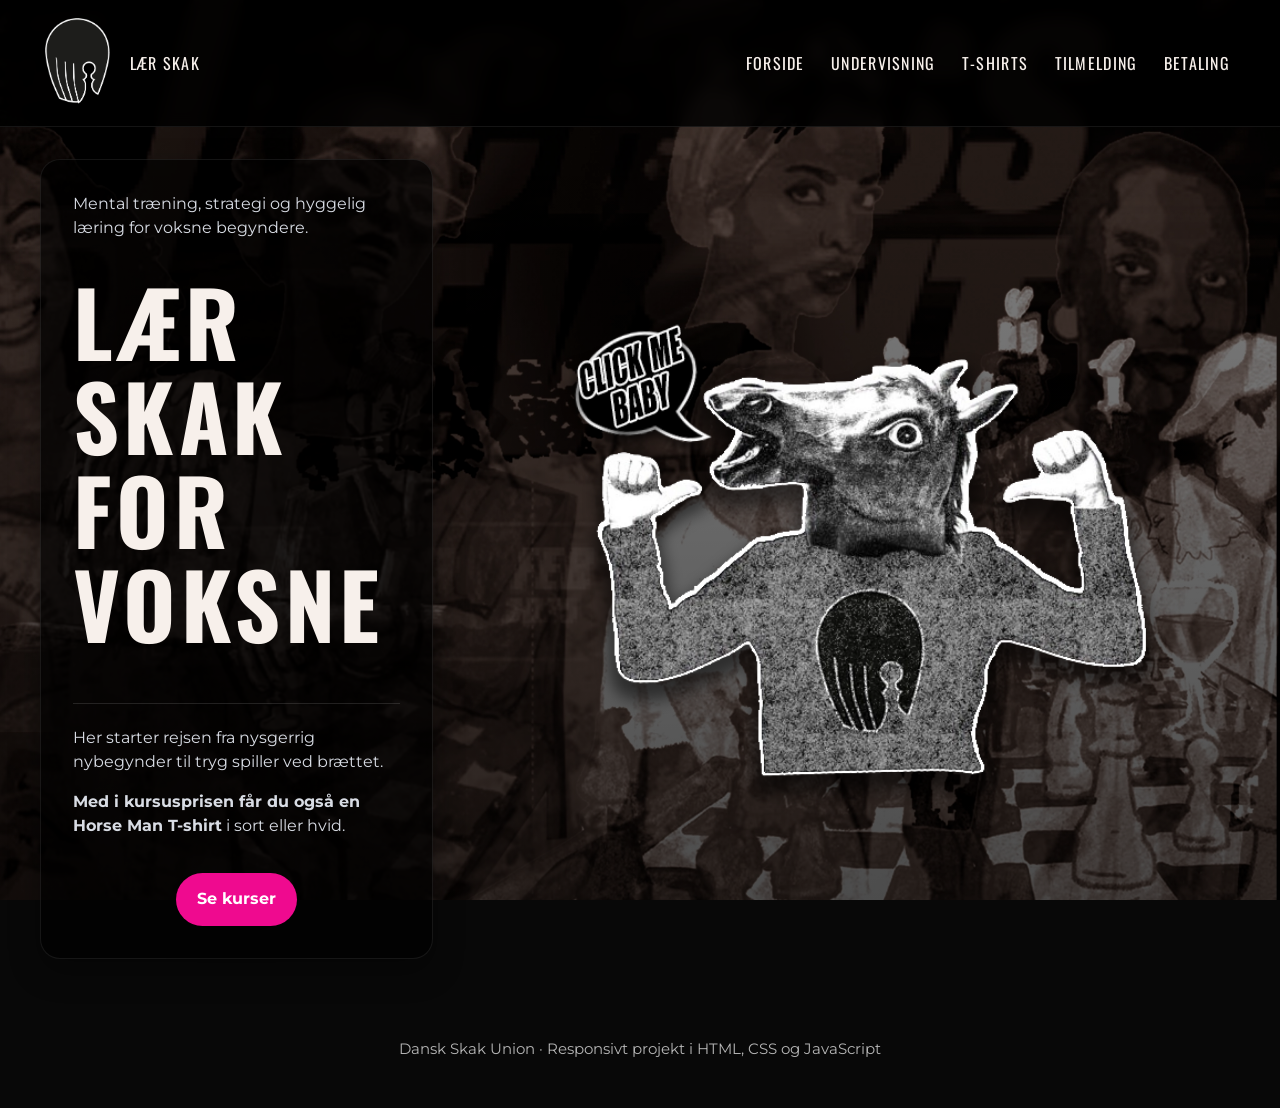
<file: index.html>
<!DOCTYPE html>
<html lang="da">

<head>
  <meta charset="UTF-8">
  <meta name="viewport" content="width=device-width, initial-scale=1.0">
  <title>Lær Skak for Voksne | Forside</title>
  <meta name="description"
    content="Forside til et responsivt skaksite med link videre til kursussiden og T-shirt side.">
  <link rel="preconnect" href="https://fonts.googleapis.com">
  <link rel="preconnect" href="https://fonts.gstatic.com" crossorigin>
  <link
    href="https://fonts.googleapis.com/css2?family=Montserrat:wght@400;600;700&family=Oswald:wght@400;500;700&display=swap"
    rel="stylesheet">
  <link rel="stylesheet" href="css/style.css">
  <link rel="apple-touch-icon" sizes="180x180" href="apple-touch-icon.png">
  <link rel="icon" href="favicon.ico" sizes="any">
  <link rel="icon" type="image/png" sizes="32x32" href="favicon-32x32.png">
  <link rel="icon" type="image/png" sizes="16x16" href="favicon-16x16.png">
  <link rel="manifest" href="site.webmanifest">
  <meta name="theme-color" content="#080808">

  <style>
    .cta-link,
    .submit-button,
    .payment-submit-button,
    .price-box,
    .price-box-link {
      transition: transform .18s ease, filter .18s ease, box-shadow .18s ease;
    }

    .cta-link:hover,
    .submit-button:hover,
    .payment-submit-button:hover,
    .cta-link:focus-visible,
    .submit-button:focus-visible,
    .payment-submit-button:focus-visible {
      filter: brightness(1.15);
      transform: translateY(-2px) scale(1.03);
      box-shadow: 0 14px 34px rgba(255, 0, 140, .45);
    }

    .site-nav a {
      position: relative;
      padding: 6px 10px;
      border-radius: 6px;
    }

    .site-nav a::before {
      content: "";
      position: absolute;
      inset: 0;
      background: rgba(255, 0, 140, .25);
      border-radius: 6px;
      opacity: 0;
      transition: opacity .18s ease;
      z-index: -1;
    }

    .site-nav a:hover::before,
    .site-nav a:focus-visible::before {
      opacity: 1;
    }


    .hero-visual .image-link,
    .hero-visual .horse-man {
      display: inline-block;
    }

    .hero-visual .horse-man {
      transition: transform .18s ease;
      transform-origin: center center;
    }

    .hero-visual .image-link:hover .horse-man,
    .hero-visual .image-link:focus-visible .horse-man,
    .hero-visual .image-link:focus .horse-man {
      transform: scale(1.2);
    }
  </style>

</head>

<body>
  <div class="site-shell bg-page home-page">
    <header class="site-header">
      <div class="header-inner">
        <a class="logo-link" href="index.html" aria-label="Gå til forsiden">
          <img src="assets/logo.png" alt="Dansk Skak Union logo">
          <span>Lær Skak</span>
        </a>

        <button class="menu-toggle" type="button" data-menu-toggle aria-expanded="false"
          aria-controls="main-navigation">
          Menu
        </button>

        <nav class="site-nav" id="main-navigation" data-nav aria-label="Primær navigation">
          <ul>
            <li><a href="index.html">Forside</a></li>
            <li><a href="kurser.html">Undervisning</a></li>
            <li><a href="tshirts.html">T-shirts</a></li>
            <li><a href="tilmelding.html">Tilmelding</a></li>
            <li><a href="betaling.html">Betaling</a></li>
          </ul>
        </nav>
      </div>
    </header>

    <main class="page-wrap">
      <section class="hero index-mobile-layout" aria-labelledby="hero-title">
        <div class="hero-card index-hero-card">
          <p class="section-intro">Mental træning, strategi og hyggelig læring for voksne begyndere.</p>
          <h1 id="hero-title">Lær Skak for Voksne</h1>

          <div class="tshirt-selection-inline index-mobile-copy">
            <p>Her starter rejsen fra nysgerrig nybegynder til tryg spiller ved brættet.</p>
            <p><strong>Med i kursusprisen får du også en Horse Man T-shirt</strong> i sort eller hvid.</p>

            <div class="selection-actions">
              <a class="cta-link" href="kurser.html">Se kurser</a>
            </div>
          </div>
        </div>

        <div class="hero-visual">
          <a class="image-link" href="tshirts.html" aria-label="Gå til T-shirt-siden">
            <img class="horse-man" src="assets/horse-man.webp"
              alt="Illustration af Horse Man der linker til T-shirt-siden">
          </a>
        </div>
      </section>
    </main>

    <footer class="site-footer">
      <div class="page-wrap">
        <p>Dansk Skak Union · Responsivt projekt i HTML, CSS og JavaScript</p>
      </div>
    </footer>
  </div>

  <script src="js/menu.js"></script>
</body>

</html>
</file>
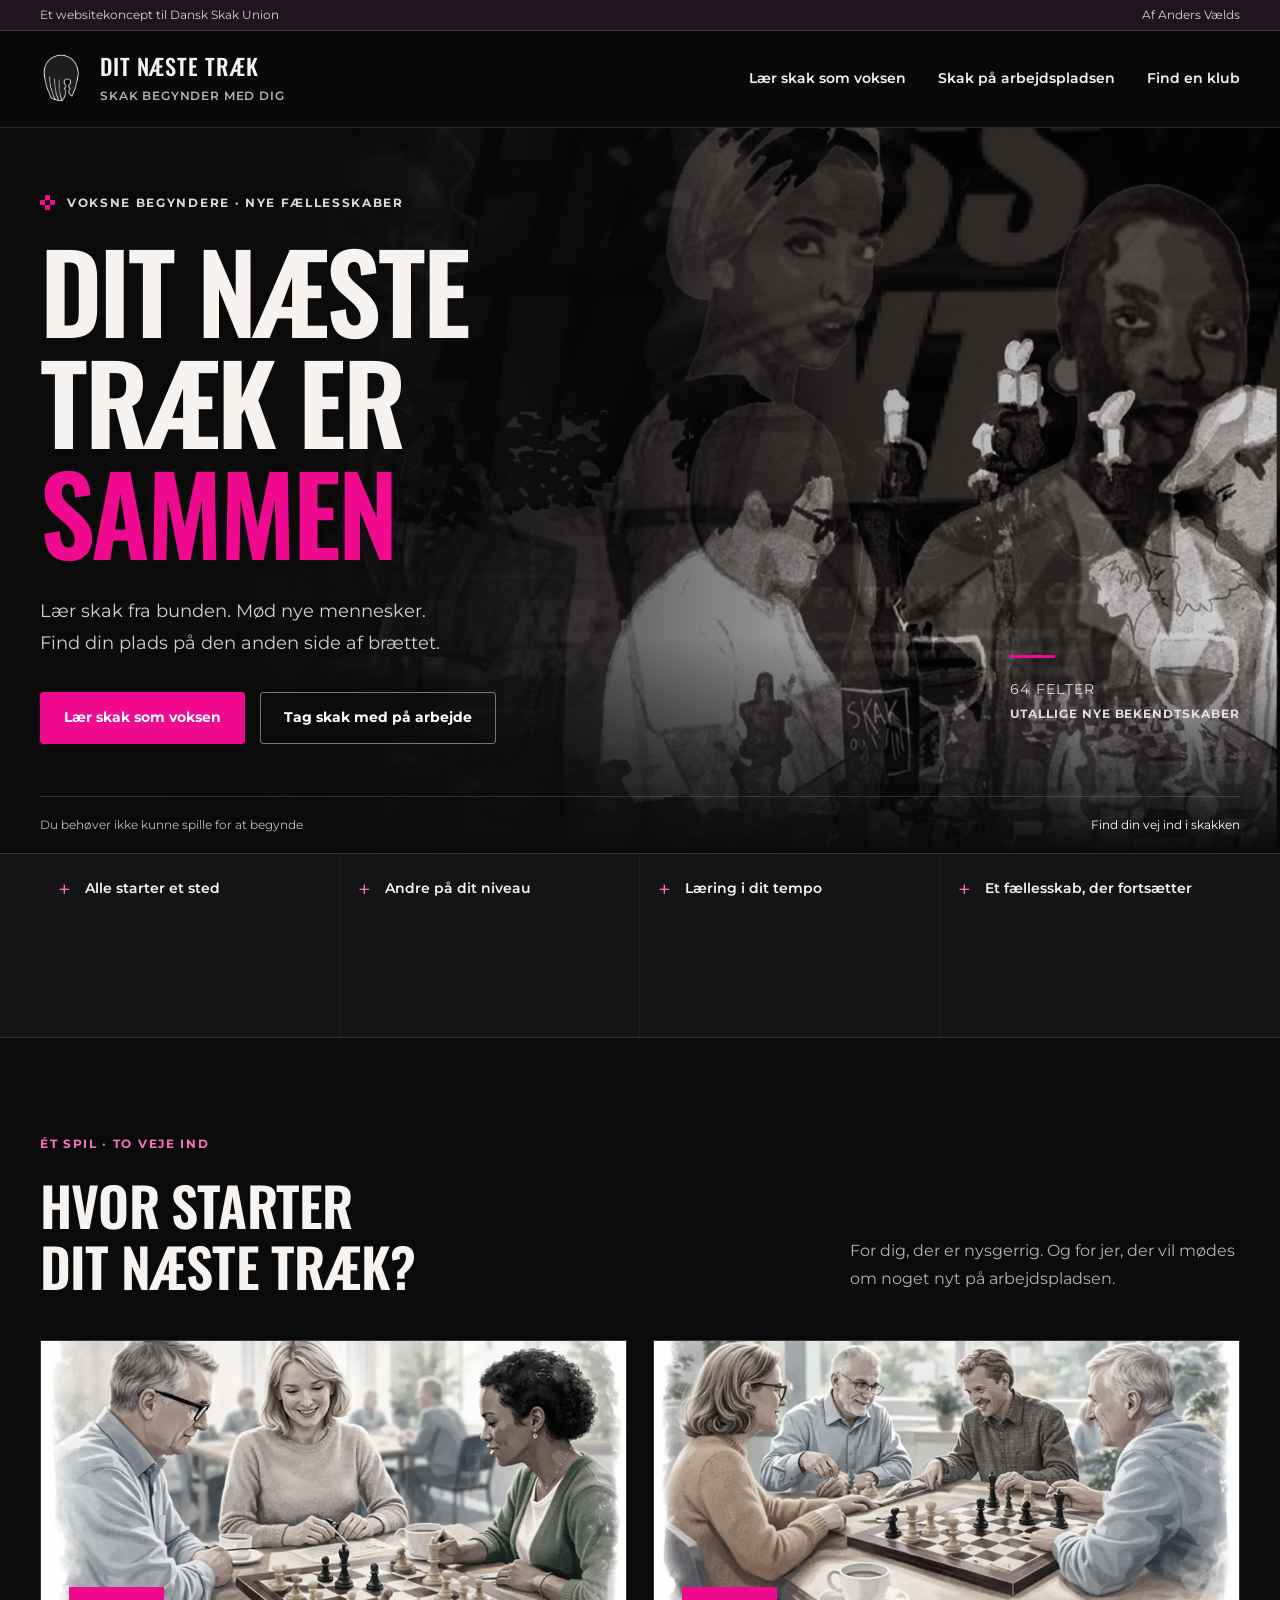
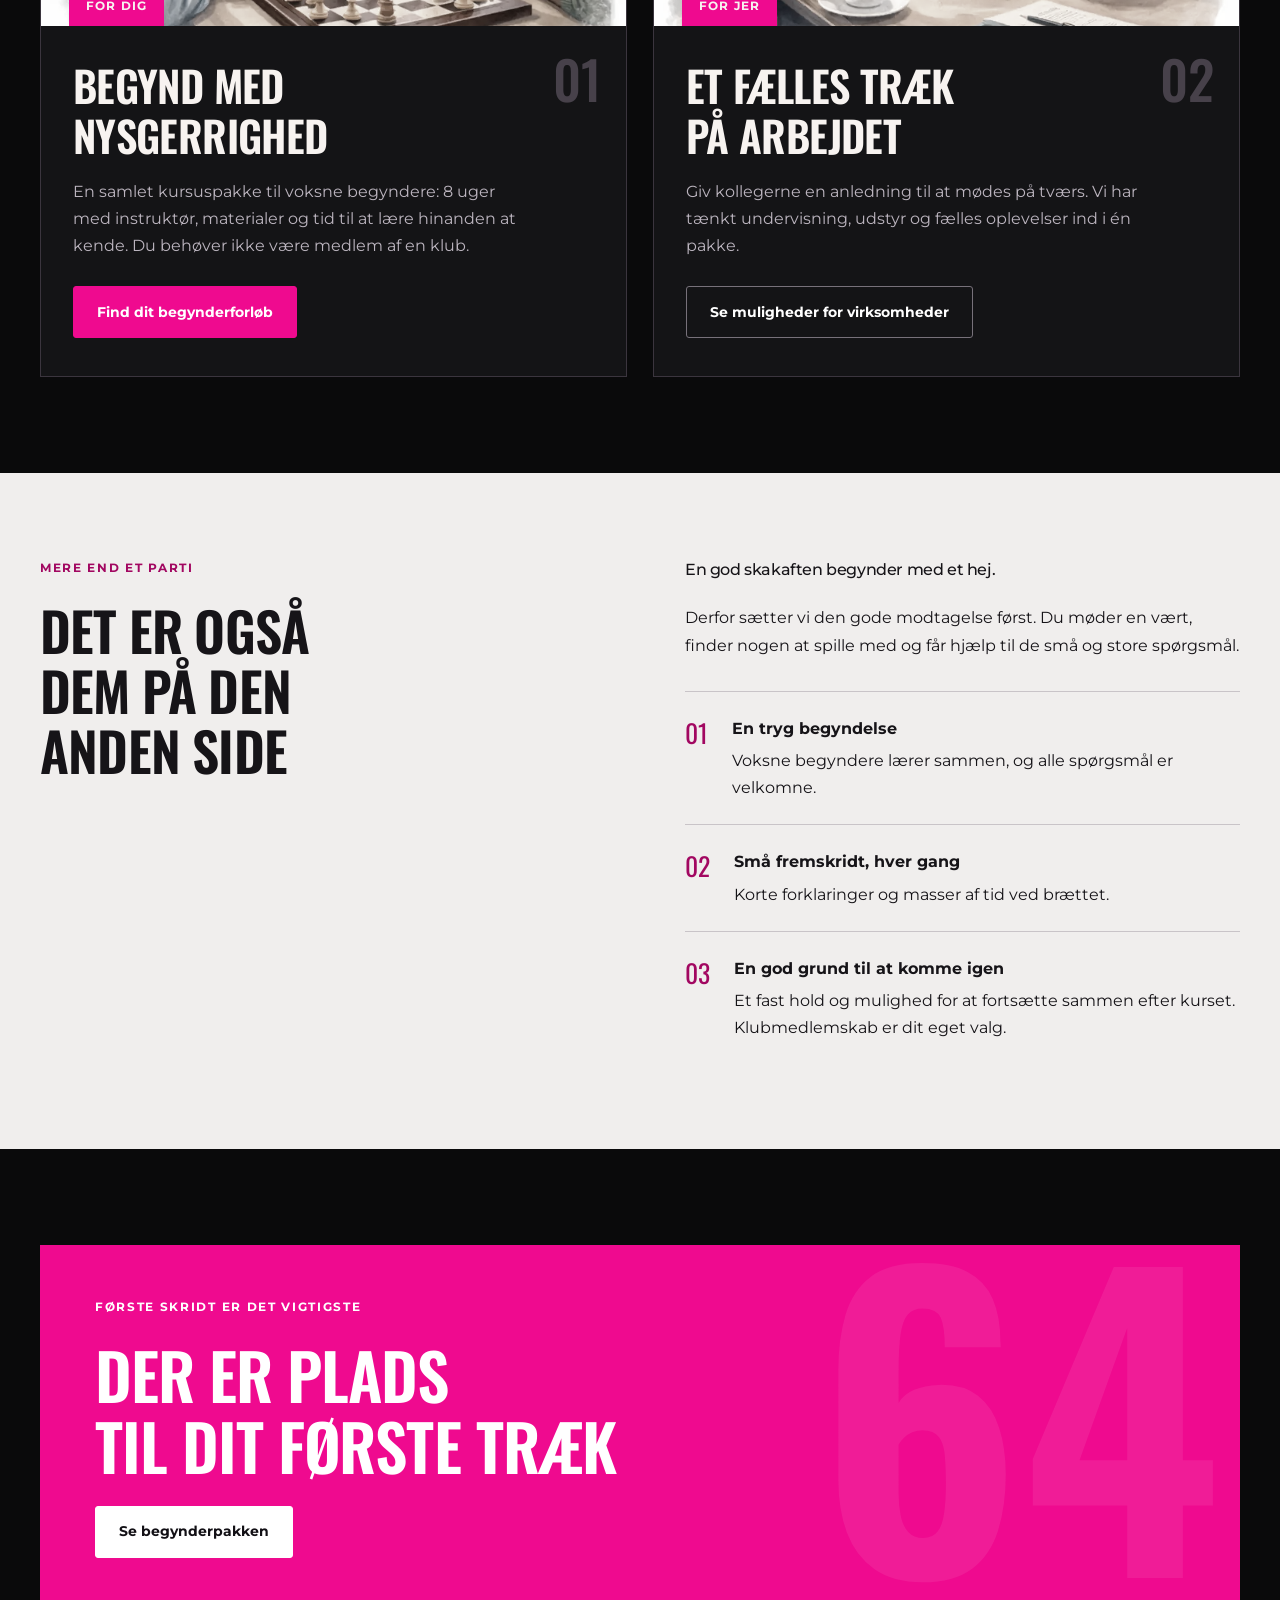
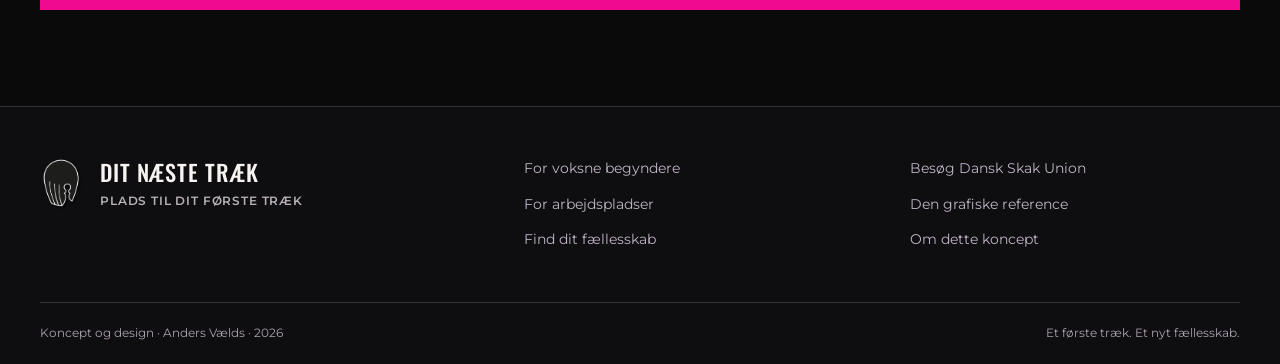
<file: skakfaellesskab/index.html>
<!doctype html>
<html lang="da"><head><meta charset="utf-8"><meta name="viewport" content="width=device-width, initial-scale=1"><title>Skak begynder med dig · Dit næste træk</title><meta name="description" content="Lær skak som voksen eller tag skakken med på arbejde. Et websitekoncept til Dansk Skak Union af Anders Vælds."><meta name="theme-color" content="#0a0a0b"><link rel="icon" href="favicon.ico" sizes="any"><link rel="stylesheet" href="assets/fonts.css"><link rel="stylesheet" href="styles.css?v=20261005-4"><script src="script.js?v=20261005-2" defer></script></head>
<body data-page="home"><a class="skip" href="#main">Spring til indhold</a>
<div class="concept-bar"><div class="wrap"><span>Et websitekoncept til Dansk Skak Union</span><span class="concept-credit">Af Anders Vælds</span></div></div>
<header class="site-header"><div class="wrap header-inner"><a class="brand" href="index.html" aria-label="Dit næste træk – forside"><img src="assets/logo.png" alt="" width="46" height="56"><span>DIT NÆSTE TRÆK<small>SKAK BEGYNDER MED DIG</small></span></a><button class="menu-toggle" aria-expanded="false" aria-controls="navigation">Menu <span aria-hidden="true">☰</span></button><nav id="navigation" aria-label="Hovedmenu"><a href="laer-skak.html" >Lær skak som voksen</a><a href="virksomheder.html" >Skak på arbejdspladsen</a><a href="find-klub.html" >Find en klub</a></nav></div></header>
<main id="main">
<section class="hero-home"><div class="hero-bg" aria-hidden="true"></div><div class="wrap hero-home-inner"><div class="hero-copy"><p class="eyebrow"><span class="tiny-grid" aria-hidden="true"></span>VOKSNE BEGYNDERE · NYE FÆLLESSKABER</p><h1>DIT NÆSTE<br>TRÆK ER<br><span class="pink">SAMMEN</span></h1><p class="hero-lead">Lær skak fra bunden. Mød nye mennesker.<br>Find din plads på den anden side af brættet.</p><div class="actions"><a class="button " href="laer-skak.html">Lær skak som voksen</a><a class="button button-outline" href="virksomheder.html">Tag skak med på arbejde</a></div></div><div class="hero-caption"><span class="caption-rule"></span><p>64 FELTER<br><strong>UTALLIGE NYE BEKENDTSKABER</strong></p></div></div><div class="hero-bottom wrap"><span>Du behøver ikke kunne spille for at begynde</span><a href="#din-vej">Find din vej ind i skakken</a></div></section>
<section class="benefit-strip" aria-label="Det får du på et begynderhold"><div class="wrap"><div class="benefit-item"><button type="button" class="benefit-toggle" id="benefit-button-1" aria-expanded="true" aria-controls="benefit-description-1"><i class="benefit-icon" aria-hidden="true">+</i>Alle starter et sted</button><p class="benefit-description" id="benefit-description-1">Du kan begynde helt fra bunden. Vi gennemgår brikker og regler sammen, så du får en tryg start.</p></div><div class="benefit-item"><button type="button" class="benefit-toggle" id="benefit-button-2" aria-expanded="true" aria-controls="benefit-description-2"><i class="benefit-icon" aria-hidden="true">+</i>Andre på dit niveau</button><p class="benefit-description" id="benefit-description-2">Du kommer på hold med andre voksne begyndere. Øvelser og spillemakker tilpasses, så alle kan være med.</p></div><div class="benefit-item"><button type="button" class="benefit-toggle" id="benefit-button-3" aria-expanded="true" aria-controls="benefit-description-3"><i class="benefit-icon" aria-hidden="true">+</i>Læring i dit tempo</button><p class="benefit-description" id="benefit-description-3">Korte forklaringer, praktiske øvelser og tid til spørgsmål. Du får personlig hjælp, når noget driller.</p></div><div class="benefit-item"><button type="button" class="benefit-toggle" id="benefit-button-4" aria-expanded="true" aria-controls="benefit-description-4"><i class="benefit-icon" aria-hidden="true">+</i>Et fællesskab, der fortsætter</button><p class="benefit-description" id="benefit-description-4">Lær de andre på holdet at kende. Efter kurset kan I fortsætte sammen på et nyt hold, i en skakcafé eller i en klub.</p></div></div></section>
<section id="din-vej" class="section wrap"><div class="section-heading"><div><p class="eyebrow">ÉT SPIL · TO VEJE IND</p><h2>HVOR STARTER<br>DIT NÆSTE TRÆK?</h2></div><p>For dig, der er nysgerrig. Og for jer, der vil mødes om noget nyt på arbejdspladsen.</p></div><div class="audience-grid"><article class="audience-card"><div class="card-image"><img src="assets/kursus-undervisning.webp" alt="Illustration af voksne, der lærer skak sammen" width="960" height="640" loading="lazy"><span class="image-label">FOR DIG</span></div><div class="audience-copy"><span class="index-number">01</span><h3>BEGYND MED<br>NYSGERRIGHED</h3><p>En samlet kursuspakke til voksne begyndere: 8 uger med instruktør, materialer og tid til at lære hinanden at kende. Du behøver ikke være medlem af en klub.</p><a class="button" href="laer-skak.html">Find dit begynderforløb</a></div></article><article class="audience-card"><div class="card-image"><img src="assets/kursus-faellesskab.webp" alt="Illustration af en gruppe voksne omkring et skakbræt" width="960" height="640" loading="lazy"><span class="image-label">FOR JER</span></div><div class="audience-copy"><span class="index-number">02</span><h3>ET FÆLLES TRÆK<br>PÅ ARBEJDET</h3><p>Giv kollegerne en anledning til at mødes på tværs. Vi har tænkt undervisning, udstyr og fælles oplevelser ind i én pakke.</p><a class="button button-outline" href="virksomheder.html">Se muligheder for virksomheder</a></div></article></div></section>
<section class="light-section" id="faellesskab"><div class="wrap story-grid"><div><p class="eyebrow">MERE END ET PARTI</p><h2>DET ER OGSÅ<br>DEM PÅ DEN<br>ANDEN SIDE</h2></div><div><p class="large-copy">En god skakaften begynder med et hej.</p><p>Derfor sætter vi den gode modtagelse først. Du møder en vært, finder nogen at spille med og får hjælp til de små og store spørgsmål.</p><div class="numbered-items"><div><span>01</span><p><strong>En tryg begyndelse</strong>Voksne begyndere lærer sammen, og alle spørgsmål er velkomne.</p></div><div><span>02</span><p><strong>Små fremskridt, hver gang</strong>Korte forklaringer og masser af tid ved brættet.</p></div><div><span>03</span><p><strong>En god grund til at komme igen</strong>Et fast hold og mulighed for at fortsætte sammen efter kurset. Klubmedlemskab er dit eget valg.</p></div></div></div></div></section>
<section class="section wrap"><div class="cta-band"><p class="eyebrow">FØRSTE SKRIDT ER DET VIGTIGSTE</p><h2>DER ER PLADS<br>TIL DIT FØRSTE TRÆK</h2><a class="button button-white" href="laer-skak.html#kursuspakke">Se begynderpakken</a><span class="band-mark" aria-hidden="true">64</span></div></section>
</main>
<footer><div class="wrap footer-top"><a class="brand" href="index.html"><img src="assets/logo.png" alt="" width="46" height="56"><span>DIT NÆSTE TRÆK<small>PLADS TIL DIT FØRSTE TRÆK</small></span></a><div><a href="laer-skak.html">For voksne begyndere</a><a href="virksomheder.html">For arbejdspladser</a><a href="find-klub.html">Find dit fællesskab</a></div><div><a href="https://skak.dk/" target="_blank" rel="noopener">Besøg Dansk Skak Union</a><a href="https://vaelds.github.io/skak/" target="_blank" rel="noopener">Den grafiske reference</a><button class="text-button" data-dialog="about-dialog">Om dette koncept</button></div></div><div class="wrap footer-bottom"><span>Koncept og design · Anders Vælds · 2026</span><span>Et første træk. Et nyt fællesskab.</span></div></footer>
<dialog id="about-dialog" aria-labelledby="about-title"><button class="dialog-close" aria-label="Luk dialog">×</button><p class="eyebrow">OM HJEMMESIDEN</p><h2 id="about-title">Et koncept med plads til flere</h2><p>Et selvstændigt websitekoncept af Anders Vælds med fokus på at rekruttere og fastholde voksne begyndere og udvikle firmaskak.</p><p>Hjemmesiden er ikke Dansk Skak Unions officielle hjemmeside. Forløb, firmapakker og priser er forslag. Illustrationerne og den grafiske inspiration kommer fra Anders Vælds’ eksisterende skakprojekt.</p><p>Formularerne er demonstrationer. Oplysninger behandles kun i din browser og bliver hverken sendt eller gemt på en server. Du kan selv downloade en kladde.</p><a class="button" href="https://skak.dk/" target="_blank" rel="noopener">Gå til den officielle DSU-side</a></dialog>
<dialog id="enquiry-dialog" aria-labelledby="enquiry-title"><button class="dialog-close" aria-label="Luk dialog">×</button><p class="eyebrow">DIT NÆSTE TRÆK</p><h2 id="enquiry-title">Forbered din henvendelse</h2><p class="demo-note">Demo · Oplysningerne sendes ikke. Du kan downloade din henvendelse som en kladde.</p><form id="enquiry-form"><input type="hidden" name="type" id="enquiry-type"><div class="form-grid"><label>Navn<input name="name" autocomplete="name" required maxlength="100"></label><label>E-mail<input name="email" type="email" autocomplete="email" required maxlength="150"></label></div><label id="company-label">Virksomhed<input name="company" autocomplete="organization" maxlength="150"></label><label>Dit ønske<input id="enquiry-package" name="package" readonly></label><label>By eller område<input name="city" autocomplete="address-level2" required maxlength="100"></label><label>Hvad vil du gerne vide?<textarea name="message" rows="3" maxlength="1500" placeholder="Fortæl fx om niveau, ønsket tidspunkt eller antal deltagere"></textarea></label><button class="button" type="submit">Lav min kladde</button><p class="form-privacy">Intet bliver sendt. Felterne ryddes, når du lukker vinduet.</p></form><div id="enquiry-result" hidden aria-live="polite"><div class="success-mark" aria-hidden="true">✓</div><h3>Din kladde er klar</h3><p id="enquiry-result-help">Du har ikke tilmeldt dig eller sendt en forespørgsel. Gem teksten som en kladde til kursusarrangøren.</p><pre id="enquiry-preview"></pre><div class="enquiry-actions"><button class="button" id="download-enquiry">Download kladde</button><a class="text-link" id="enquiry-next-link" href="laer-skak.html#kursuspakke">Tilbage til begynderpakken</a></div></div></dialog>
</body></html>
</file>
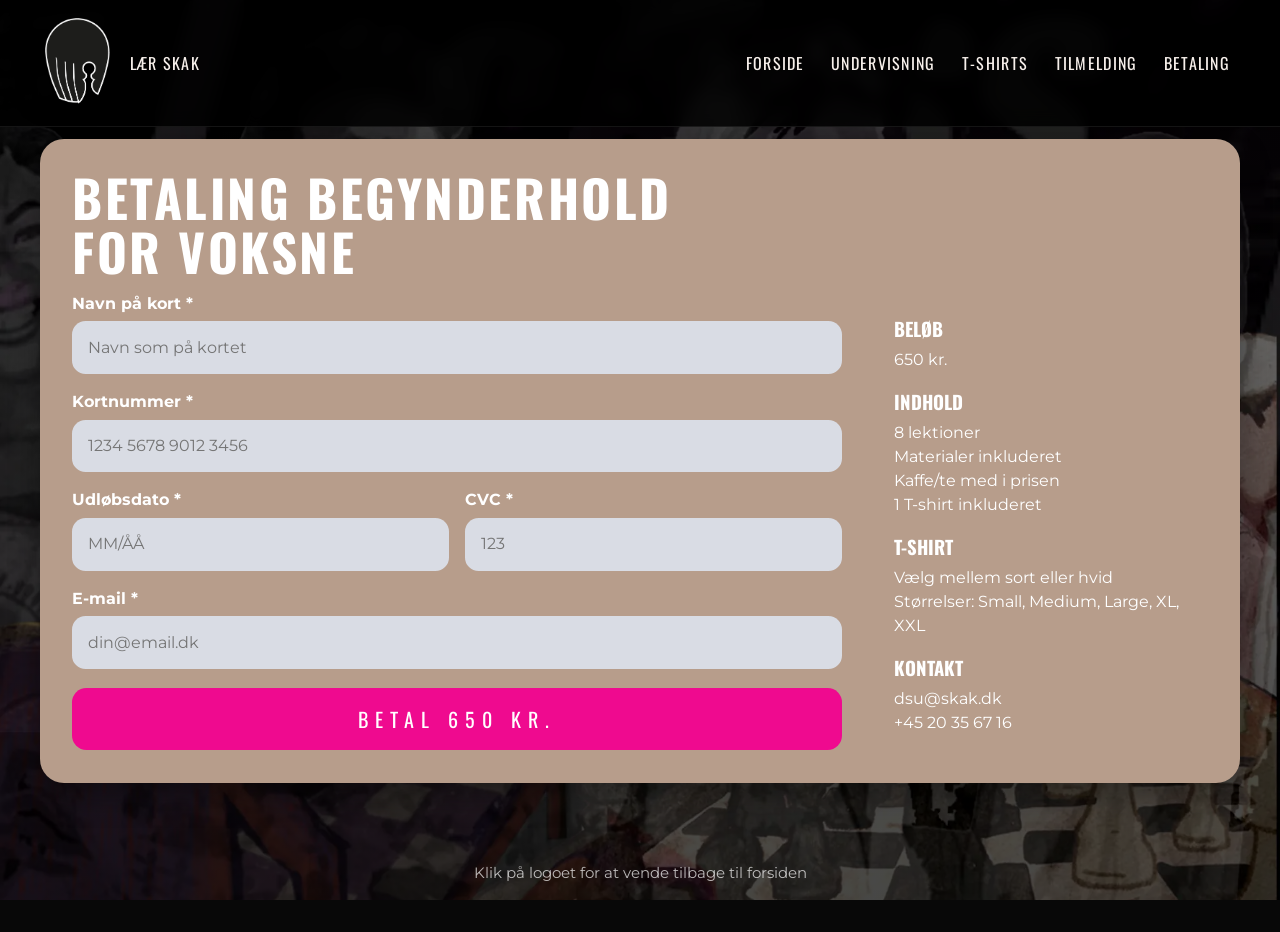
<file: betaling.html>
<!DOCTYPE html>
<html lang="da">

<head>
  <meta charset="UTF-8">
  <meta name="viewport" content="width=device-width, initial-scale=1.0">
  <title>Lær Skak for Voksne | Betaling</title>
  <meta name="description"
    content="Betal for Lær Skak for Voksne. Samme visuelle stil som tilmeldingssiden og T-shirt inkluderet i prisen.">
  <link rel="preconnect" href="https://fonts.googleapis.com">
  <link rel="preconnect" href="https://fonts.gstatic.com" crossorigin>
  <link
    href="https://fonts.googleapis.com/css2?family=Montserrat:wght@400;500;600;700&family=Oswald:wght@400;500;700&display=swap"
    rel="stylesheet">
  <link rel="stylesheet" href="css/style.css">

<style>
.cta-link,
.submit-button,
.payment-submit-button,
.price-box,
.price-box-link{
transition:transform .18s ease,filter .18s ease,box-shadow .18s ease;
}

.cta-link:hover,
.submit-button:hover,
.payment-submit-button:hover,
.cta-link:focus-visible,
.submit-button:focus-visible,
.payment-submit-button:focus-visible{
filter:brightness(1.15);
transform:translateY(-2px) scale(1.03);
box-shadow:0 14px 34px rgba(255,0,140,.45);
}

.site-nav a{
position:relative;
padding:6px 10px;
border-radius:6px;
}

.site-nav a::before{
content:"";
position:absolute;
inset:0;
background:rgba(255,0,140,.25);
border-radius:6px;
opacity:0;
transition:opacity .18s ease;
z-index:-1;
}

.site-nav a:hover::before,
.site-nav a:focus-visible::before{
opacity:1;
}
</style>

</head>

<body>
  <div class="site-shell bg-page">
    <header class="site-header">
      <div class="header-inner">
        <a class="logo-link" href="index.html" aria-label="Tilbage til forsiden">
          <img src="assets/logo.png" alt="Dansk Skak Union logo">
          <span>LÆR SKAK</span>
        </a>

        <button class="menu-toggle" type="button" data-menu-toggle aria-expanded="false"
          aria-controls="main-navigation">
          Menu
        </button>

        <nav class="site-nav" id="main-navigation" data-nav aria-label="Primær navigation">
          <ul>
            <li><a href="index.html">Forside</a></li>
            <li><a href="kurser.html">Undervisning</a></li>
            <li><a href="tshirts.html">T-shirts</a></li>
            <li><a href="tilmelding.html">Tilmelding</a></li>
            <li><a href="betaling.html">Betaling</a></li>
          </ul>
        </nav>
      </div>
    </header>

    <main class="page-wrap page-section">
      <section class="contact-card payment-contact-card" aria-labelledby="betaling-title">
        <div class="form-layout">
          <div>
            <h1 class="form-title" id="betaling-title">Betaling begynderhold<br>for voksne</h1>

            <form action="#" method="post" class="payment-form">
              <div class="form-grid">
                <div class="form-field full">
                  <label for="card-name">Navn på kort *</label>
                  <input id="card-name" name="card-name" type="text" placeholder="Navn som på kortet" required>
                </div>

                <div class="form-field full">
                  <label for="card-number">Kortnummer *</label>
                  <input id="card-number" name="card-number" type="text" inputmode="numeric"
                    placeholder="1234 5678 9012 3456" required>
                </div>

                <div class="form-field">
                  <label for="card-expiry">Udløbsdato *</label>
                  <input id="card-expiry" name="card-expiry" type="text" inputmode="numeric" placeholder="MM/ÅÅ"
                    required>
                </div>

                <div class="form-field">
                  <label for="card-cvc">CVC *</label>
                  <input id="card-cvc" name="card-cvc" type="text" inputmode="numeric" placeholder="123" required>
                </div>

                <div class="form-field full">
                  <label for="card-email">E-mail *</label>
                  <input id="card-email" name="card-email" type="email" placeholder="din@email.dk" required>
                </div>
              </div>

              <button class="submit-button payment-submit-button" type="submit">Betal 650 kr.</button>
            </form>
          </div>

          <aside aria-label="Betalingsoversigt">
            <dl class="contact-list payment-contact-list">
              <div class="contact-item">
                <h3>Beløb</h3>
                <p>650 kr.</p>
              </div>

              <div class="contact-item">
                <h3>Indhold</h3>
                <p>8 lektioner<br>Materialer inkluderet<br>Kaffe/te med i prisen<br>1 T-shirt inkluderet</p>
              </div>

              <div class="contact-item">
                <h3>T-shirt</h3>
                <p>Vælg mellem sort eller hvid<br>Størrelser: Small, Medium, Large, XL, XXL</p>
              </div>

              <div class="contact-item">
                <h3>Kontakt</h3>
                <p>dsu@skak.dk<br>+45 20 35 67 16</p>
              </div>
            </dl>
          </aside>
        </div>
      </section>
    </main>

    <footer class="site-footer">
      <div class="page-wrap">
        <p>Klik på logoet for at vende tilbage til forsiden</p>
      </div>
    </footer>
  </div>

  <script src="js/menu.js"></script>
</body>

</html>
</file>
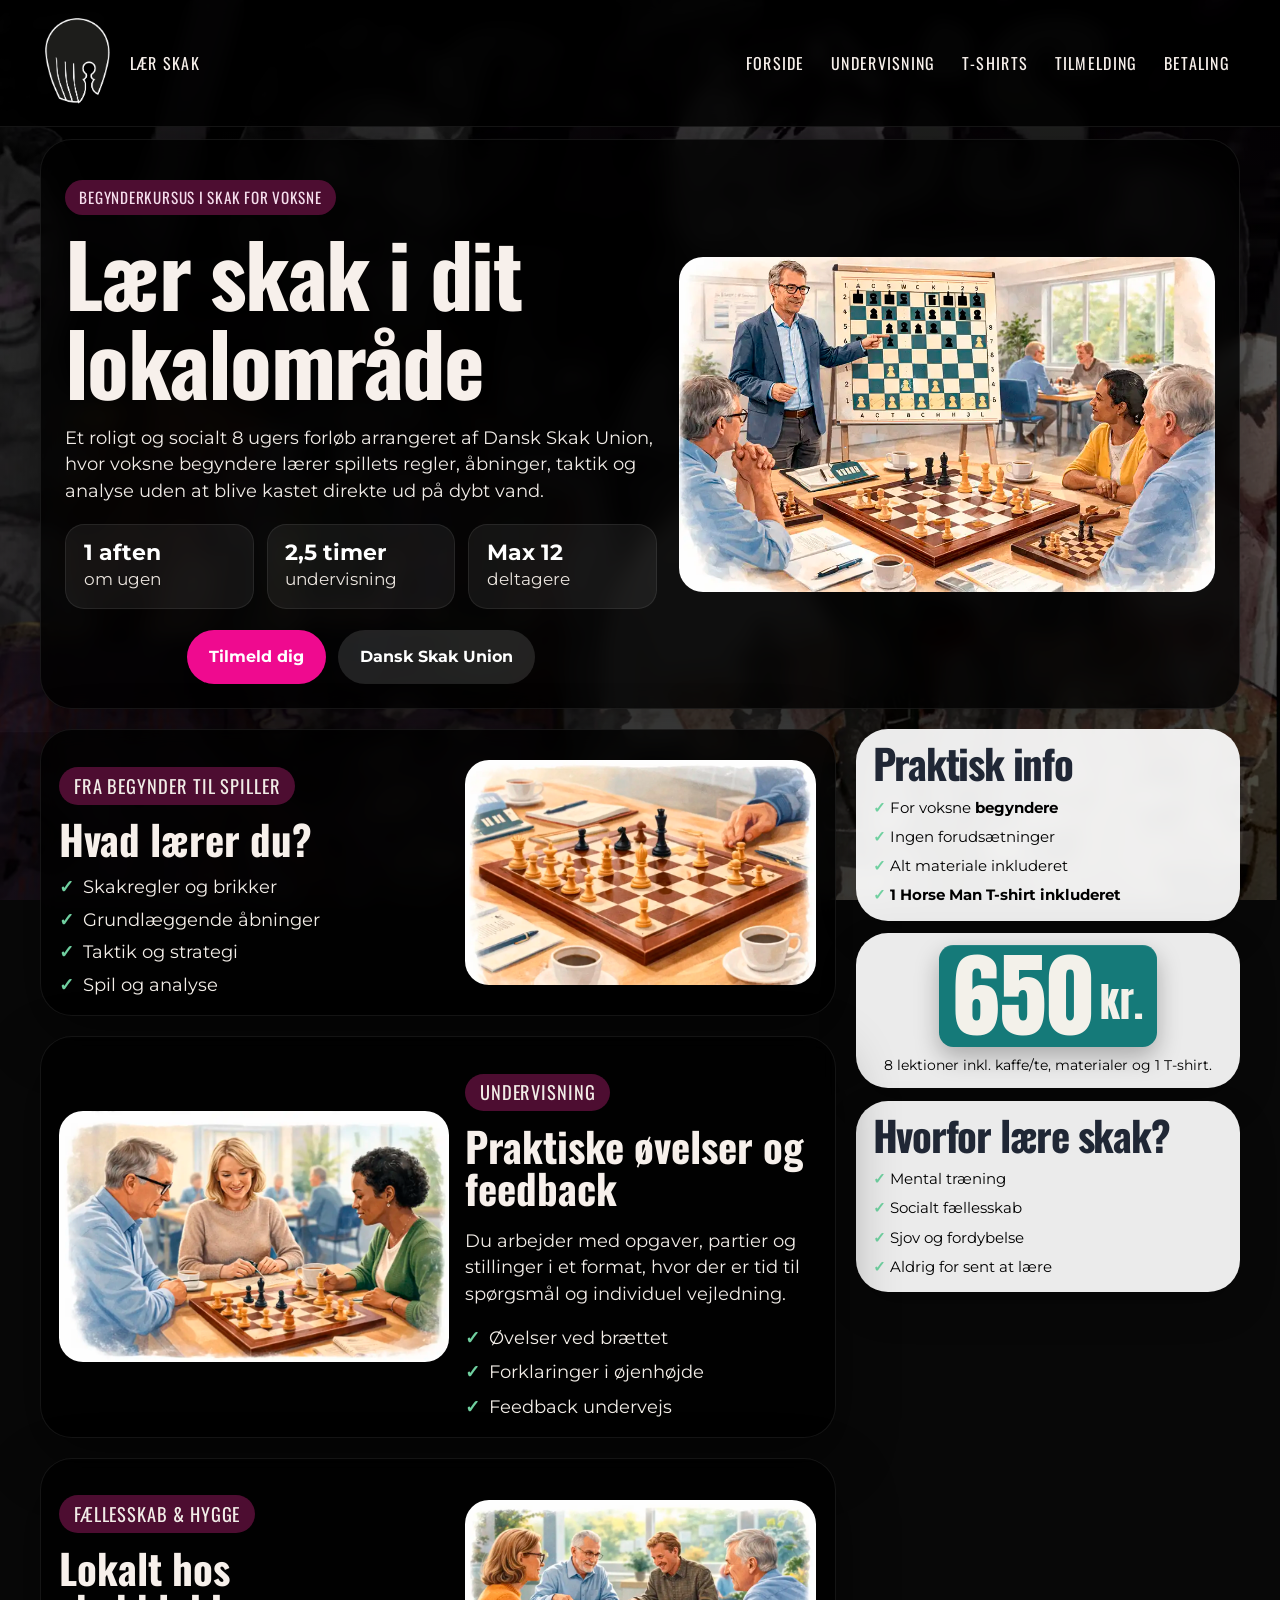
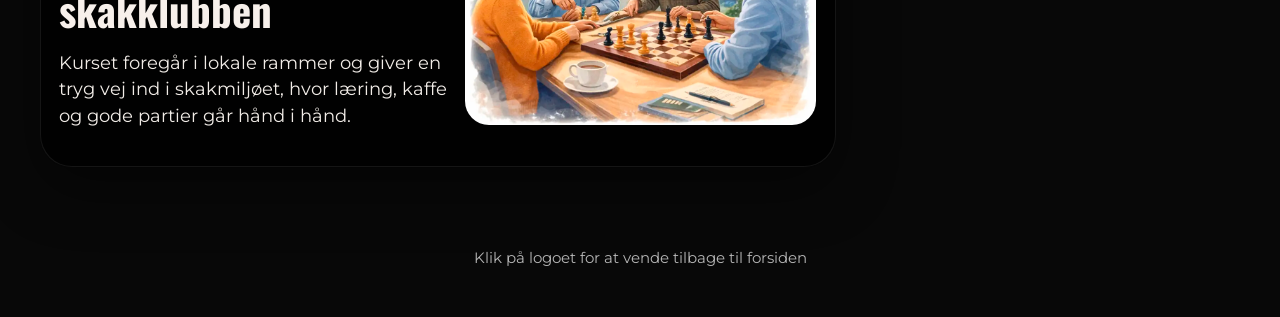
<file: kurser.html>
<!DOCTYPE html>
<html lang="da">

<head>
  <meta charset="UTF-8">
  <meta name="viewport" content="width=device-width, initial-scale=1.0">
  <title>Lær Skak for Voksne | Kursus</title>
  <meta name="description"
    content="Begynderkursus i skak for voksne med kursusindhold, praktisk info og link til tilmelding.">
  <link rel="preconnect" href="https://fonts.googleapis.com">
  <link rel="preconnect" href="https://fonts.gstatic.com" crossorigin>
  <link href="https://fonts.googleapis.com/css2?family=Anton&display=swap" rel="stylesheet">
  <link
    href="https://fonts.googleapis.com/css2?family=Montserrat:wght@400;500;600;700&family=Oswald:wght@400;500;700&display=swap"
    rel="stylesheet">
  <link rel="stylesheet" href="css/style.css">

  <style>
    .cta-link,
    .submit-button,
    .payment-submit-button,
    .price-box,
    .price-box-link {
      transition: transform .18s ease, filter .18s ease, box-shadow .18s ease;
    }

    .cta-link:hover,
    .submit-button:hover,
    .payment-submit-button:hover,
    .cta-link:focus-visible,
    .submit-button:focus-visible,
    .payment-submit-button:focus-visible {
      filter: brightness(1.15);
      transform: translateY(-2px) scale(1.03);
      box-shadow: 0 14px 34px rgba(255, 0, 140, .45);
    }

    .site-nav a {
      position: relative;
      padding: 6px 10px;
      border-radius: 6px;
    }

    .site-nav a::before {
      content: "";
      position: absolute;
      inset: 0;
      background: rgba(255, 0, 140, .25);
      border-radius: 6px;
      opacity: 0;
      transition: opacity .18s ease;
      z-index: -1;
    }

    .site-nav a:hover::before,
    .site-nav a:focus-visible::before {
      opacity: 1;
    }
  </style>

</head>

<body class="course-page">
  <div class="site-shell bg-page">
    <header class="site-header">
      <div class="header-inner">
        <a class="logo-link" href="index.html" aria-label="Tilbage til forsiden">
          <img src="assets/logo.png" alt="Dansk Skak Union logo">
          <span>LÆR SKAK</span>
        </a>

        <button class="menu-toggle" type="button" data-menu-toggle aria-expanded="false"
          aria-controls="main-navigation">
          Menu
        </button>

        <nav class="site-nav" id="main-navigation" data-nav aria-label="Primær navigation">
          <ul>
            <li><a href="index.html">Forside</a></li>
            <li><a href="kurser.html">Undervisning</a></li>
            <li><a href="tshirts.html">T-shirts</a></li>
            <li><a href="tilmelding.html">Tilmelding</a></li>
            <li><a href="betaling.html">Betaling</a></li>
          </ul>
        </nav>
      </div>
    </header>

    <main class="page-wrap page-section">
      <section class="course-hero" aria-labelledby="kursus-title">
        <div class="course-hero__copy">
          <p class="course-kicker">Begynderkursus i skak for voksne</p>
          <h1 class="course-hero__title" id="kursus-title">Lær skak i dit lokalområde</h1>
          <p class="course-hero__lead">
            Et roligt og socialt 8 ugers forløb arrangeret af Dansk Skak Union, hvor voksne
            begyndere lærer spillets regler, åbninger, taktik og analyse uden at blive kastet direkte ud på dybt vand.
          </p>

          <div class="course-badges" aria-label="Kort kursusoversigt">
            <div class="course-badge">
              <strong>1 aften</strong>
              <span>om ugen</span>
            </div>
            <div class="course-badge">
              <strong>2,5 timer</strong>
              <span>undervisning</span>
            </div>
            <div class="course-badge">
              <strong>Max 12</strong>
              <span>deltagere</span>
            </div>
          </div>

          <div class="button-row">
            <a class="cta-link" href="betaling.html">Tilmeld dig</a>
            <a class="cta-link secondary dsu-button" href="https://www.skak.dk" target="_blank"
              rel="noopener noreferrer">
              Dansk Skak Union
            </a>
          </div>
        </div>

        <div class="course-hero__visual">
          <img src="assets/kursus-hero.webp"
            alt="Voksne deltagere og underviser samlet omkring skakundervisning og demonstrationsbræt">
        </div>
      </section>

      <section class="course-layout" aria-label="Kursusindhold og praktiske oplysninger">
        <article class="course-card course-card--board" id="hvad-laerer-du">
          <div class="course-card__content">
            <p class="course-card__eyebrow">Fra begynder til spiller</p>
            <h2>Hvad lærer du?</h2>
            <ul class="course-checklist">
              <li>Skakregler og brikker</li>
              <li>Grundlæggende åbninger</li>
              <li>Taktik og strategi</li>
              <li>Spil og analyse</li>
            </ul>
          </div>
          <div class="course-card__media">
            <img src="assets/kursus-board.webp" alt="Skakbræt med brikker placeret i en undervisningssituation">
          </div>
        </article>

        <aside class="course-sidebar" id="praktisk-info">
          <section class="info-panel info-panel--practical">
            <h2>Praktisk info</h2>
            <ul class="info-list">
              <li>For voksne <strong>begyndere</strong></li>
              <li>Ingen forudsætninger</li>
              <li>Alt materiale inkluderet</li>
              <li><strong>1 Horse Man T-shirt inkluderet</strong></li>
            </ul>
          </section>

          <section class="info-panel info-panel--price">
            <a class="price-box-link" href="betaling.html" aria-label="Gå til betaling af 650 kroner">
              <div class="price-box">
                <div class="price-tag">
                  <span class="price-amount">650</span>
                  <span class="price-currency">kr.</span>
                </div>
                <p class="price-description">8 lektioner inkl. kaffe/te, materialer og 1 T-shirt.</p>
              </div>
            </a>
          </section>

          <section class="info-panel info-panel--why">
            <h2>Hvorfor lære skak?</h2>
            <ul class="benefit-list">
              <li>Mental træning</li>
              <li>Socialt fællesskab</li>
              <li>Sjov og fordybelse</li>
              <li>Aldrig for sent at lære</li>
            </ul>
          </section>
        </aside>

        <article class="course-card course-card--lesson" id="undervisning">
          <div class="course-card__media">
            <img src="assets/kursus-undervisning.webp" alt="Små hold med voksne kursister omkring et skakbræt">
          </div>
          <div class="course-card__content">
            <p class="course-card__eyebrow">Undervisning</p>
            <h2>Praktiske øvelser og feedback</h2>
            <p>
              Du arbejder med opgaver, partier og stillinger i et format, hvor der er tid til spørgsmål og individuel
              vejledning.
            </p>
            <ul class="course-checklist compact">
              <li>Øvelser ved brættet</li>
              <li>Forklaringer i øjenhøjde</li>
              <li>Feedback undervejs</li>
            </ul>
          </div>
        </article>

        <article class="course-card course-card--community" id="faellesskab">
          <div class="course-card__content">
            <p class="course-card__eyebrow">Fællesskab & hygge</p>
            <h2>Lokalt hos skakklubben</h2>
            <p>
              Kurset foregår i lokale rammer og giver en tryg vej ind i skakmiljøet, hvor læring,
              kaffe og gode partier går hånd i hånd.
            </p>
          </div>
          <div class="course-card__media">
            <img src="assets/kursus-faellesskab.webp"
              alt="Voksne deltagere spiller skak og taler sammen i hyggelige omgivelser">
          </div>
        </article>
      </section>
    </main>

    <footer class="site-footer">
      <div class="page-wrap">
        <p>Klik på logoet for at vende tilbage til forsiden</p>
      </div>
    </footer>
  </div>

  <script src="js/menu.js"></script>
</body>

</html>
</file>
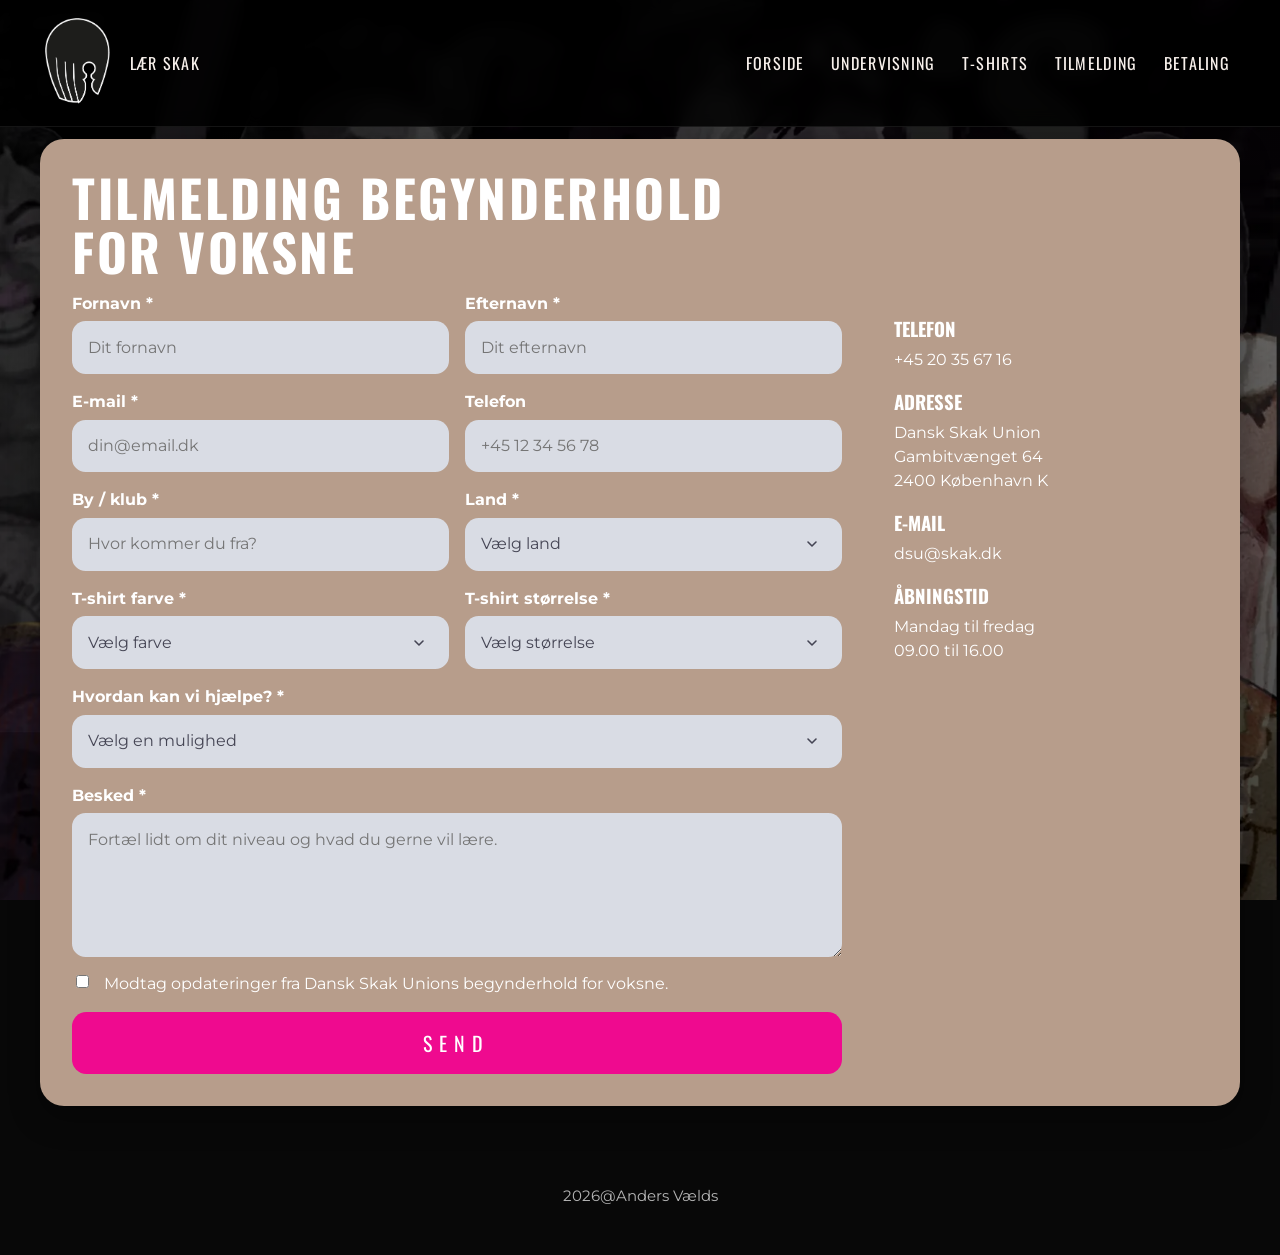
<file: tilmelding.html>
<!DOCTYPE html>
<html lang="da">

<head>
  <meta charset="UTF-8">
  <meta name="viewport" content="width=device-width, initial-scale=1.0">
  <title>Lær Skak for Voksne | Tilmelding</title>
  <meta name="description" content="Tilmeld dig begynderhold for voksne og vælg samtidig din Horse Man T-shirt.">
  <link rel="preconnect" href="https://fonts.googleapis.com">
  <link rel="preconnect" href="https://fonts.gstatic.com" crossorigin>
  <link
    href="https://fonts.googleapis.com/css2?family=Montserrat:wght@400;600;700&family=Oswald:wght@400;500;700&display=swap"
    rel="stylesheet">
  <link rel="stylesheet" href="css/style.css">

<style>
.cta-link,
.submit-button,
.payment-submit-button,
.price-box,
.price-box-link{
transition:transform .18s ease,filter .18s ease,box-shadow .18s ease;
}

.cta-link:hover,
.submit-button:hover,
.payment-submit-button:hover,
.cta-link:focus-visible,
.submit-button:focus-visible,
.payment-submit-button:focus-visible{
filter:brightness(1.15);
transform:translateY(-2px) scale(1.03);
box-shadow:0 14px 34px rgba(255,0,140,.45);
}

.site-nav a{
position:relative;
padding:6px 10px;
border-radius:6px;
}

.site-nav a::before{
content:"";
position:absolute;
inset:0;
background:rgba(255,0,140,.25);
border-radius:6px;
opacity:0;
transition:opacity .18s ease;
z-index:-1;
}

.site-nav a:hover::before,
.site-nav a:focus-visible::before{
opacity:1;
}
</style>

</head>

<body>
  <div class="site-shell bg-page">
    <header class="site-header">
      <div class="header-inner">
        <a class="logo-link" href="index.html" aria-label="Tilbage til forsiden">
          <img src="assets/logo.png" alt="Dansk Skak Union logo">
          <span>LÆR SKAK</span>
        </a>

        <button class="menu-toggle" type="button" data-menu-toggle aria-expanded="false"
          aria-controls="main-navigation">
          Menu
        </button>

        <nav class="site-nav" id="main-navigation" data-nav aria-label="Primær navigation">
          <ul>
            <li><a href="index.html">Forside</a></li>
            <li><a href="kurser.html">Undervisning</a></li>
            <li><a href="tshirts.html">T-shirts</a></li>
            <li><a href="tilmelding.html">Tilmelding</a></li>
            <li><a href="betaling.html">Betaling</a></li>
          </ul>
        </nav>
      </div>
    </header>

    <main class="page-wrap page-section">
      <section class="contact-card" aria-labelledby="tilmelding-title">
        <div class="form-layout">
          <div>
            <h1 class="form-title" id="tilmelding-title">Tilmelding begynderhold<br>for voksne</h1>

            <form action="#" method="post">
              <div class="form-grid">
                <div class="form-field">
                  <label for="first-name">Fornavn *</label>
                  <input id="first-name" name="first-name" type="text" placeholder="Dit fornavn" required>
                </div>

                <div class="form-field">
                  <label for="last-name">Efternavn *</label>
                  <input id="last-name" name="last-name" type="text" placeholder="Dit efternavn" required>
                </div>

                <div class="form-field">
                  <label for="email">E-mail *</label>
                  <input id="email" name="email" type="email" placeholder="din@email.dk" required>
                </div>

                <div class="form-field">
                  <label for="phone">Telefon</label>
                  <input id="phone" name="phone" type="tel" placeholder="+45 12 34 56 78">
                </div>

                <div class="form-field">
                  <label for="company">By / klub *</label>
                  <input id="company" name="company" type="text" placeholder="Hvor kommer du fra?" required>
                </div>

                <div class="form-field">
                  <label for="country">Land *</label>
                  <select id="country" name="country" required>
                    <option value="">Vælg land</option>
                    <option>Danmark</option>
                    <option>Sverige</option>
                    <option>Norge</option>
                    <option>Tyskland</option>
                  </select>
                </div>

                <div class="form-field">
                  <label for="tshirt-color">T-shirt farve *</label>
                  <select id="tshirt-color" name="tshirt-color" required>
                    <option value="">Vælg farve</option>
                    <option value="sort">Sort</option>
                    <option value="hvid">Hvid</option>
                  </select>
                </div>

                <div class="form-field">
                  <label for="tshirt-size">T-shirt størrelse *</label>
                  <select id="tshirt-size" name="tshirt-size" required>
                    <option value="">Vælg størrelse</option>
                    <option value="small">Small</option>
                    <option value="medium">Medium</option>
                    <option value="large">Large</option>
                    <option value="xl">XL</option>
                    <option value="xxl">XXL</option>
                  </select>
                </div>

                <div class="form-field full">
                  <label for="help">Hvordan kan vi hjælpe? *</label>
                  <select id="help" name="help" required>
                    <option value="">Vælg en mulighed</option>
                    <option>Tilmelding til begynderhold</option>
                    <option>Spørgsmål om niveau</option>
                    <option>Praktisk information</option>
                  </select>
                </div>

                <div class="form-field full">
                  <label for="message">Besked *</label>
                  <textarea id="message" name="message"
                    placeholder="Fortæl lidt om dit niveau og hvad du gerne vil lære." required></textarea>
                </div>
              </div>

              <div class="checkbox-row">
                <input id="updates" name="updates" type="checkbox">
                <label for="updates">Modtag opdateringer fra Dansk Skak Unions begynderhold for voksne.</label>
              </div>

              <button class="submit-button" type="submit">Send</button>
            </form>
          </div>

          <aside aria-label="Kontaktoplysninger">
            <dl class="contact-list">
              <div class="contact-item">
                <h3>Telefon</h3>
                <p>+45 20 35 67 16</p>
              </div>

              <div class="contact-item">
                <h3>Adresse</h3>
                <p>Dansk Skak Union<br>Gambitvænget 64<br>2400 København K</p>
              </div>

              <div class="contact-item">
                <h3>E-mail</h3>
                <p>dsu@skak.dk</p>
              </div>

              <div class="contact-item">
                <h3>Åbningstid</h3>
                <p>Mandag til fredag<br>09.00 til 16.00</p>
              </div>
            </dl>

            <div class="payment-side-cta">
              <a class="cta-link" href="betaling.html">Betal 650 kr.</a>
            </div>
          </aside>
        </div>
      </section>
    </main>

    <footer class="site-footer">
      <div class="page-wrap">
        <p>2026@Anders Vælds</p>
      </div>
    </footer>
  </div>

  <script src="js/menu.js"></script>
</body>

</html>
</file>
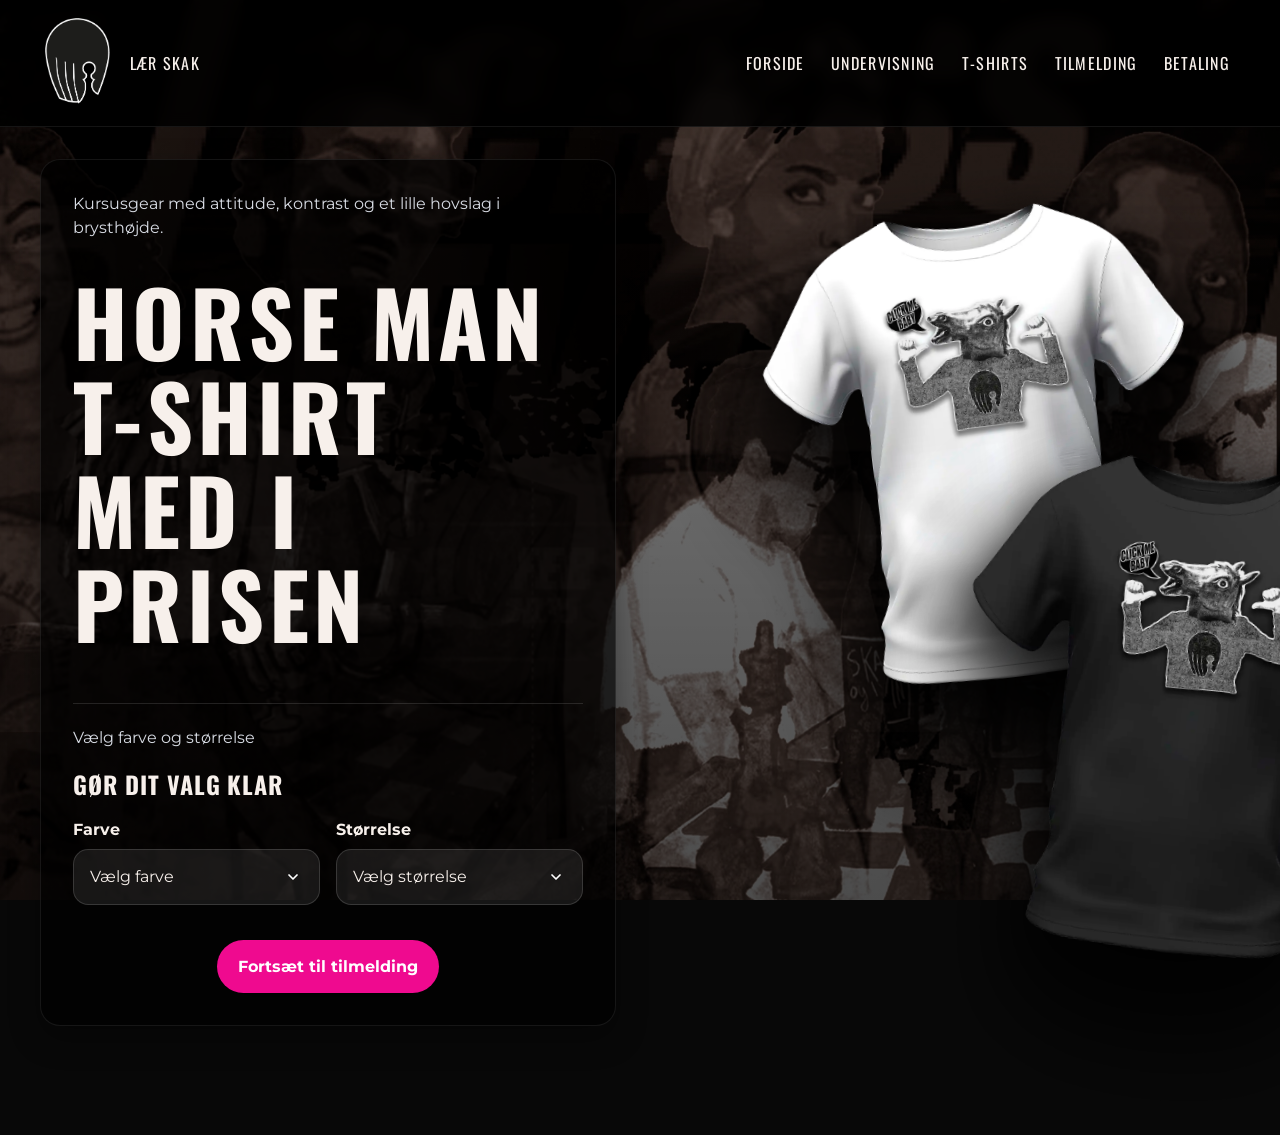
<file: tshirts.html>
<!DOCTYPE html>
<html lang="da">

<head>
  <meta charset="UTF-8">
  <meta name="viewport" content="width=device-width, initial-scale=1.0">
  <title>Lær Skak for Voksne | T-shirts</title>
  <meta name="description"
    content="Vælg din Horse Man T-shirt i sort eller hvid. Med i prisen og tilgængelig i Small, Medium, Large, XL og XXL.">
  <link rel="preconnect" href="https://fonts.googleapis.com">
  <link rel="preconnect" href="https://fonts.gstatic.com" crossorigin>
  <link
    href="https://fonts.googleapis.com/css2?family=Montserrat:wght@400;500;600;700&family=Oswald:wght@400;500;700&display=swap"
    rel="stylesheet">
  <link rel="stylesheet" href="css/style.css">

<style>
.cta-link,
.submit-button,
.payment-submit-button,
.price-box,
.price-box-link{
transition:transform .18s ease,filter .18s ease,box-shadow .18s ease;
}

.cta-link:hover,
.submit-button:hover,
.payment-submit-button:hover,
.cta-link:focus-visible,
.submit-button:focus-visible,
.payment-submit-button:focus-visible{
filter:brightness(1.15);
transform:translateY(-2px) scale(1.03);
box-shadow:0 14px 34px rgba(255,0,140,.45);
}

.site-nav a{
position:relative;
padding:6px 10px;
border-radius:6px;
}

.site-nav a::before{
content:"";
position:absolute;
inset:0;
background:rgba(255,0,140,.25);
border-radius:6px;
opacity:0;
transition:opacity .18s ease;
z-index:-1;
}

.site-nav a:hover::before,
.site-nav a:focus-visible::before{
opacity:1;
}
</style>

</head>

<body>
  <div class="site-shell bg-page home-page tshirt-page">
    <header class="site-header">
      <div class="header-inner">
        <a class="logo-link" href="index.html" aria-label="Tilbage til forsiden">
          <img src="assets/logo.png" alt="Dansk Skak Union logo">
          <span>LÆR SKAK</span>
        </a>

        <button class="menu-toggle" type="button" data-menu-toggle aria-expanded="false"
          aria-controls="main-navigation">
          Menu
        </button>

        <nav class="site-nav" id="main-navigation" data-nav aria-label="Primær navigation">
          <ul>
            <li><a href="index.html">Forside</a></li>
            <li><a href="kurser.html">Undervisning</a></li>
            <li><a href="tshirts.html">T-shirts</a></li>
            <li><a href="tilmelding.html">Tilmelding</a></li>
            <li><a href="betaling.html">Betaling</a></li>
          </ul>
        </nav>
      </div>
    </header>

    <main class="page-wrap">
      <section class="hero tshirt-hero" aria-labelledby="tshirt-title">
        <div class="hero-card tshirt-hero-card">
          <p class="section-intro">Kursusgear med attitude, kontrast og et lille hovslag i brysthøjde.</p>

          <h1 id="tshirt-title">
            HORSE MAN <span class="keep-together">T-SHIRT</span> MED I PRISEN
          </h1>

          <div class="tshirt-selection-inline" id="vaelg-din-tshirt">
            <p class="section-intro">Vælg farve og størrelse</p>
            <h2>Gør dit valg klar</h2>

            <form action="#" method="post" class="tshirt-selection-form">
              <div class="selection-grid">
                <div class="selection-field">
                  <label for="tshirt-color">Farve</label>
                  <select id="tshirt-color" name="tshirt-color" required>
                    <option value="">Vælg farve</option>
                    <option value="hvid">Hvid</option>
                    <option value="sort">Sort</option>
                  </select>
                </div>

                <div class="selection-field">
                  <label for="tshirt-size">Størrelse</label>
                  <select id="tshirt-size" name="tshirt-size" required>
                    <option value="">Vælg størrelse</option>
                    <option value="small">Small</option>
                    <option value="medium">Medium</option>
                    <option value="large">Large</option>
                    <option value="xl">XL</option>
                    <option value="xxl">XXL</option>
                  </select>
                </div>
              </div>

              <div class="selection-actions">
                <a class="cta-link" href="tilmelding.html">Fortsæt til tilmelding</a>
              </div>
            </form>
          </div>
        </div>

        <div class="hero-visual tshirt-stage">
          <div class="tshirt-stage-glow" aria-hidden="true"></div>
          <div class="tshirt-stage-overlay" aria-hidden="true"></div>

          <figure class="tee tee-white">
            <img src="assets/hvid_tshirt.webp" alt="Hvid Horse Man T-shirt fritskrabt med skyggeeffekt">
          </figure>

          <figure class="tee tee-black">
            <img src="assets/sort_tshirt.webp" alt="Sort Horse Man T-shirt fritskrabt med skyggeeffekt">
          </figure>
        </div>
      </section>
    </main>
  </div>

  <script src="js/menu.js"></script>
</body>

</html>
</file>
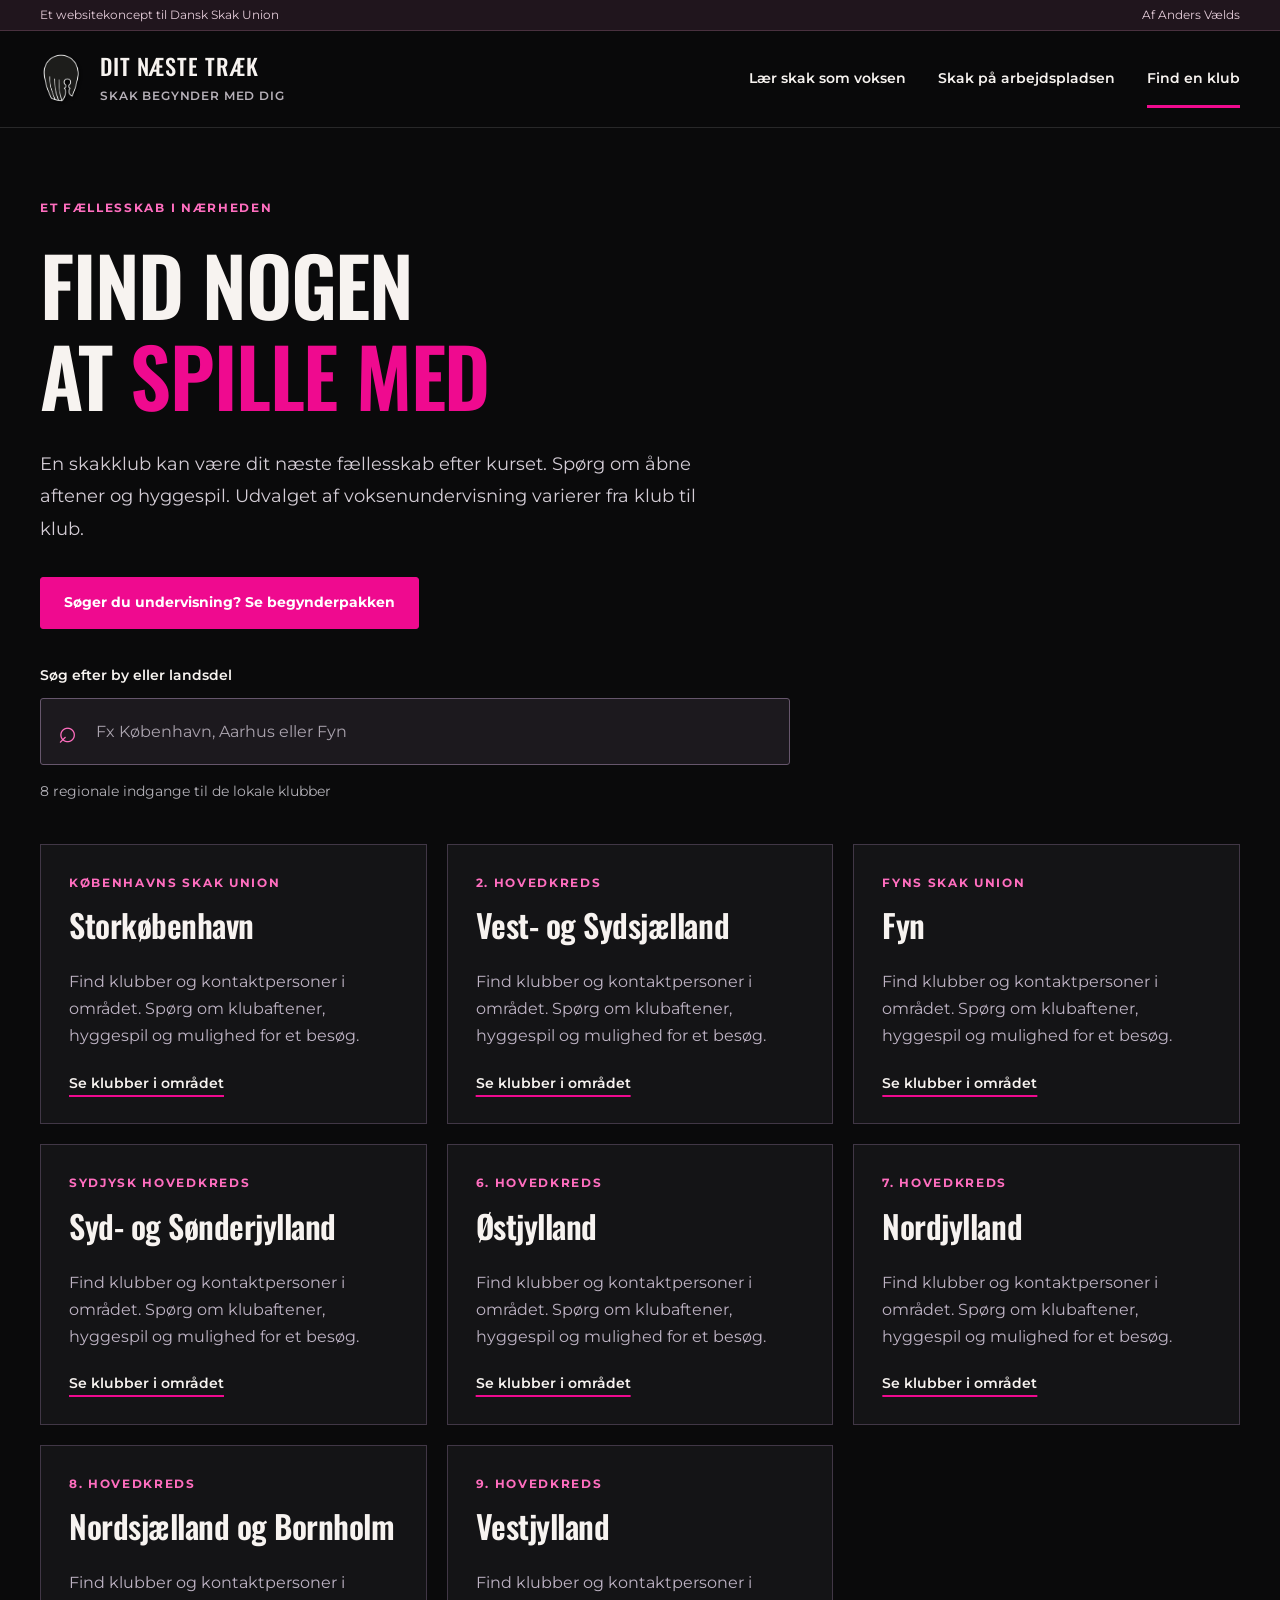
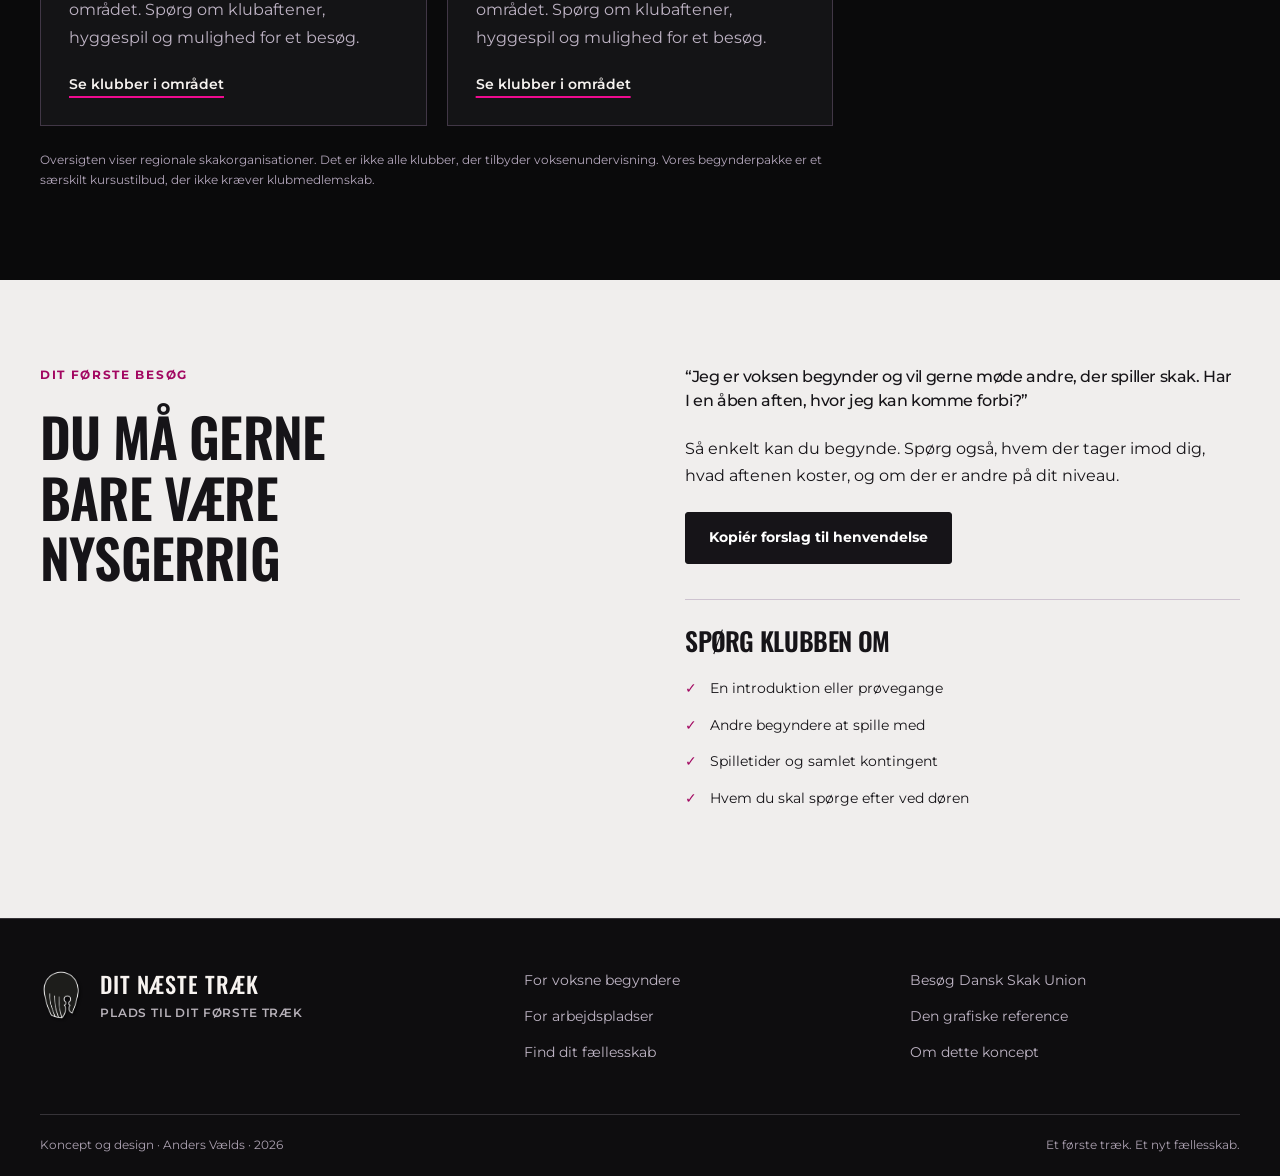
<file: skakfaellesskab/find-klub.html>
<!doctype html>
<html lang="da"><head><meta charset="utf-8"><meta name="viewport" content="width=device-width, initial-scale=1"><title>Find en skakklub · Dit næste træk</title><meta name="description" content="Find regionale skakorganisationer og vejen til din lokale klub. Få hjælp til din første henvendelse som voksen begynder."><meta name="theme-color" content="#0a0a0b"><link rel="icon" href="favicon.ico" sizes="any"><link rel="stylesheet" href="assets/fonts.css"><link rel="stylesheet" href="styles.css?v=20261005-4"><script src="script.js?v=20261005-2" defer></script></head>
<body data-page="clubs"><a class="skip" href="#main">Spring til indhold</a>
<div class="concept-bar"><div class="wrap"><span>Et websitekoncept til Dansk Skak Union</span><span class="concept-credit">Af Anders Vælds</span></div></div>
<header class="site-header"><div class="wrap header-inner"><a class="brand" href="index.html" aria-label="Dit næste træk – forside"><img src="assets/logo.png" alt="" width="46" height="56"><span>DIT NÆSTE TRÆK<small>SKAK BEGYNDER MED DIG</small></span></a><button class="menu-toggle" aria-expanded="false" aria-controls="navigation">Menu <span aria-hidden="true">☰</span></button><nav id="navigation" aria-label="Hovedmenu"><a href="laer-skak.html" >Lær skak som voksen</a><a href="virksomheder.html" >Skak på arbejdspladsen</a><a href="find-klub.html" aria-current="page">Find en klub</a></nav></div></header>
<main id="main">
<section class="clubs-hero wrap"><p class="eyebrow">ET FÆLLESSKAB I NÆRHEDEN</p><h1>FIND NOGEN<br>AT <span class="pink">SPILLE MED</span></h1><p class="hero-lead">En skakklub kan være dit næste fællesskab efter kurset. Spørg om åbne aftener og hyggespil. Udvalget af voksenundervisning varierer fra klub til klub.</p><p><a class="button" href="laer-skak.html#kursuspakke">Søger du undervisning? Se begynderpakken</a></p><label class="search-label" for="club-search">Søg efter by eller landsdel</label><div class="search-field"><span aria-hidden="true">⌕</span><input type="search" id="club-search" placeholder="Fx København, Aarhus eller Fyn" autocomplete="off"><button id="clear-search" aria-label="Ryd søgning" hidden>×</button></div><p id="search-count" class="small muted" aria-live="polite">8 regionale indgange til de lokale klubber</p></section>
<section class="wrap clubs-section"><div class="region-grid"><article class="region-card" data-search="Storkøbenhavn Københavns Skak Union København Frederiksberg Amager Valby Nørrebro Hvidovre"><span class="eyebrow">Københavns Skak Union</span><h2>Storkøbenhavn</h2><p>Find klubber og kontaktpersoner i området. Spørg om klubaftener, hyggespil og mulighed for et besøg.</p><a class="text-link" href="https://ksu.dk/" target="_blank" rel="noopener">Se klubber i området <span class="sr-only">(åbner ny fane)</span></a></article><article class="region-card" data-search="Vest- og Sydsjælland 2. hovedkreds Roskilde Køge Næstved Holbæk Slagelse Sjælland"><span class="eyebrow">2. hovedkreds</span><h2>Vest- og Sydsjælland</h2><p>Find klubber og kontaktpersoner i området. Spørg om klubaftener, hyggespil og mulighed for et besøg.</p><a class="text-link" href="https://2-hk.dk/" target="_blank" rel="noopener">Se klubber i området <span class="sr-only">(åbner ny fane)</span></a></article><article class="region-card" data-search="Fyn Fyns Skak Union Odense Svendborg Nyborg Middelfart Fyn"><span class="eyebrow">Fyns Skak Union</span><h2>Fyn</h2><p>Find klubber og kontaktpersoner i området. Spørg om klubaftener, hyggespil og mulighed for et besøg.</p><a class="text-link" href="https://fsu-skak.dk/" target="_blank" rel="noopener">Se klubber i området <span class="sr-only">(åbner ny fane)</span></a></article><article class="region-card" data-search="Syd- og Sønderjylland Sydjysk Hovedkreds Esbjerg Kolding Vejle Sønderborg Haderslev Jylland"><span class="eyebrow">Sydjysk Hovedkreds</span><h2>Syd- og Sønderjylland</h2><p>Find klubber og kontaktpersoner i området. Spørg om klubaftener, hyggespil og mulighed for et besøg.</p><a class="text-link" href="https://sydjysk-hk.dk/" target="_blank" rel="noopener">Se klubber i området <span class="sr-only">(åbner ny fane)</span></a></article><article class="region-card" data-search="Østjylland 6. hovedkreds Aarhus Århus Randers Horsens Silkeborg Jylland"><span class="eyebrow">6. hovedkreds</span><h2>Østjylland</h2><p>Find klubber og kontaktpersoner i området. Spørg om klubaftener, hyggespil og mulighed for et besøg.</p><a class="text-link" href="https://6-hk.dk/" target="_blank" rel="noopener">Se klubber i området <span class="sr-only">(åbner ny fane)</span></a></article><article class="region-card" data-search="Nordjylland 7. hovedkreds Aalborg Ålborg Hjørring Frederikshavn Jylland"><span class="eyebrow">7. hovedkreds</span><h2>Nordjylland</h2><p>Find klubber og kontaktpersoner i området. Spørg om klubaftener, hyggespil og mulighed for et besøg.</p><a class="text-link" href="https://nordskak.dk/" target="_blank" rel="noopener">Se klubber i området <span class="sr-only">(åbner ny fane)</span></a></article><article class="region-card" data-search="Nordsjælland og Bornholm 8. hovedkreds Hillerød Helsingør Allerød Rønne Bornholm Sjælland"><span class="eyebrow">8. hovedkreds</span><h2>Nordsjælland og Bornholm</h2><p>Find klubber og kontaktpersoner i området. Spørg om klubaftener, hyggespil og mulighed for et besøg.</p><a class="text-link" href="https://8hovedkreds.dk/" target="_blank" rel="noopener">Se klubber i området <span class="sr-only">(åbner ny fane)</span></a></article><article class="region-card" data-search="Vestjylland 9. hovedkreds Herning Holstebro Viborg Skive Ringkøbing Jylland"><span class="eyebrow">9. hovedkreds</span><h2>Vestjylland</h2><p>Find klubber og kontaktpersoner i området. Spørg om klubaftener, hyggespil og mulighed for et besøg.</p><a class="text-link" href="https://9-hk.dk/?page_id=323" target="_blank" rel="noopener">Se klubber i området <span class="sr-only">(åbner ny fane)</span></a></article></div><div id="no-results" hidden><h2>Vi fandt ikke området</h2><p>Prøv din landsdel eller en større by i nærheden. Du kan også bruge Dansk Skak Unions oversigt.</p><a class="button" href="https://turnering.skak.dk/ClubAndMembers/Clubs" target="_blank" rel="noopener">Find klubber hos DSU</a></div><p class="directory-note">Oversigten viser regionale skakorganisationer. Det er ikke alle klubber, der tilbyder voksenundervisning. Vores begynderpakke er et særskilt kursustilbud, der ikke kræver klubmedlemskab.</p></section>
<section class="light-section"><div class="wrap story-grid"><div><p class="eyebrow">DIT FØRSTE BESØG</p><h2>DU MÅ GERNE<br>BARE VÆRE<br>NYSGERRIG</h2></div><div><p class="large-copy">“Jeg er voksen begynder og vil gerne møde andre, der spiller skak. Har I en åben aften, hvor jeg kan komme forbi?”</p><p>Så enkelt kan du begynde. Spørg også, hvem der tager imod dig, hvad aftenen koster, og om der er andre på dit niveau.</p><button class="button button-dark" id="copy-intro">Kopiér forslag til henvendelse</button><p id="copy-status" class="small" role="status"></p><div class="first-visit"><h3>SPØRG KLUBBEN OM</h3><ul class="check-list"><li>En introduktion eller prøvegange</li><li>Andre begyndere at spille med</li><li>Spilletider og samlet kontingent</li><li>Hvem du skal spørge efter ved døren</li></ul></div></div></div></section>
</main>
<footer><div class="wrap footer-top"><a class="brand" href="index.html"><img src="assets/logo.png" alt="" width="46" height="56"><span>DIT NÆSTE TRÆK<small>PLADS TIL DIT FØRSTE TRÆK</small></span></a><div><a href="laer-skak.html">For voksne begyndere</a><a href="virksomheder.html">For arbejdspladser</a><a href="find-klub.html">Find dit fællesskab</a></div><div><a href="https://skak.dk/" target="_blank" rel="noopener">Besøg Dansk Skak Union</a><a href="https://vaelds.github.io/skak/" target="_blank" rel="noopener">Den grafiske reference</a><button class="text-button" data-dialog="about-dialog">Om dette koncept</button></div></div><div class="wrap footer-bottom"><span>Koncept og design · Anders Vælds · 2026</span><span>Et første træk. Et nyt fællesskab.</span></div></footer>
<dialog id="about-dialog" aria-labelledby="about-title"><button class="dialog-close" aria-label="Luk dialog">×</button><p class="eyebrow">OM HJEMMESIDEN</p><h2 id="about-title">Et koncept med plads til flere</h2><p>Et selvstændigt websitekoncept af Anders Vælds med fokus på at rekruttere og fastholde voksne begyndere og udvikle firmaskak.</p><p>Hjemmesiden er ikke Dansk Skak Unions officielle hjemmeside. Forløb, firmapakker og priser er forslag. Illustrationerne og den grafiske inspiration kommer fra Anders Vælds’ eksisterende skakprojekt.</p><p>Formularerne er demonstrationer. Oplysninger behandles kun i din browser og bliver hverken sendt eller gemt på en server. Du kan selv downloade en kladde.</p><a class="button" href="https://skak.dk/" target="_blank" rel="noopener">Gå til den officielle DSU-side</a></dialog>
<dialog id="enquiry-dialog" aria-labelledby="enquiry-title"><button class="dialog-close" aria-label="Luk dialog">×</button><p class="eyebrow">DIT NÆSTE TRÆK</p><h2 id="enquiry-title">Forbered din henvendelse</h2><p class="demo-note">Demo · Oplysningerne sendes ikke. Du kan downloade din henvendelse som en kladde.</p><form id="enquiry-form"><input type="hidden" name="type" id="enquiry-type"><div class="form-grid"><label>Navn<input name="name" autocomplete="name" required maxlength="100"></label><label>E-mail<input name="email" type="email" autocomplete="email" required maxlength="150"></label></div><label id="company-label">Virksomhed<input name="company" autocomplete="organization" maxlength="150"></label><label>Dit ønske<input id="enquiry-package" name="package" readonly></label><label>By eller område<input name="city" autocomplete="address-level2" required maxlength="100"></label><label>Hvad vil du gerne vide?<textarea name="message" rows="3" maxlength="1500" placeholder="Fortæl fx om niveau, ønsket tidspunkt eller antal deltagere"></textarea></label><button class="button" type="submit">Lav min kladde</button><p class="form-privacy">Intet bliver sendt. Felterne ryddes, når du lukker vinduet.</p></form><div id="enquiry-result" hidden aria-live="polite"><div class="success-mark" aria-hidden="true">✓</div><h3>Din kladde er klar</h3><p id="enquiry-result-help">Du har ikke tilmeldt dig eller sendt en forespørgsel. Gem teksten som en kladde til kursusarrangøren.</p><pre id="enquiry-preview"></pre><div class="enquiry-actions"><button class="button" id="download-enquiry">Download kladde</button><a class="text-link" id="enquiry-next-link" href="laer-skak.html#kursuspakke">Tilbage til begynderpakken</a></div></div></dialog>
</body></html>
</file>
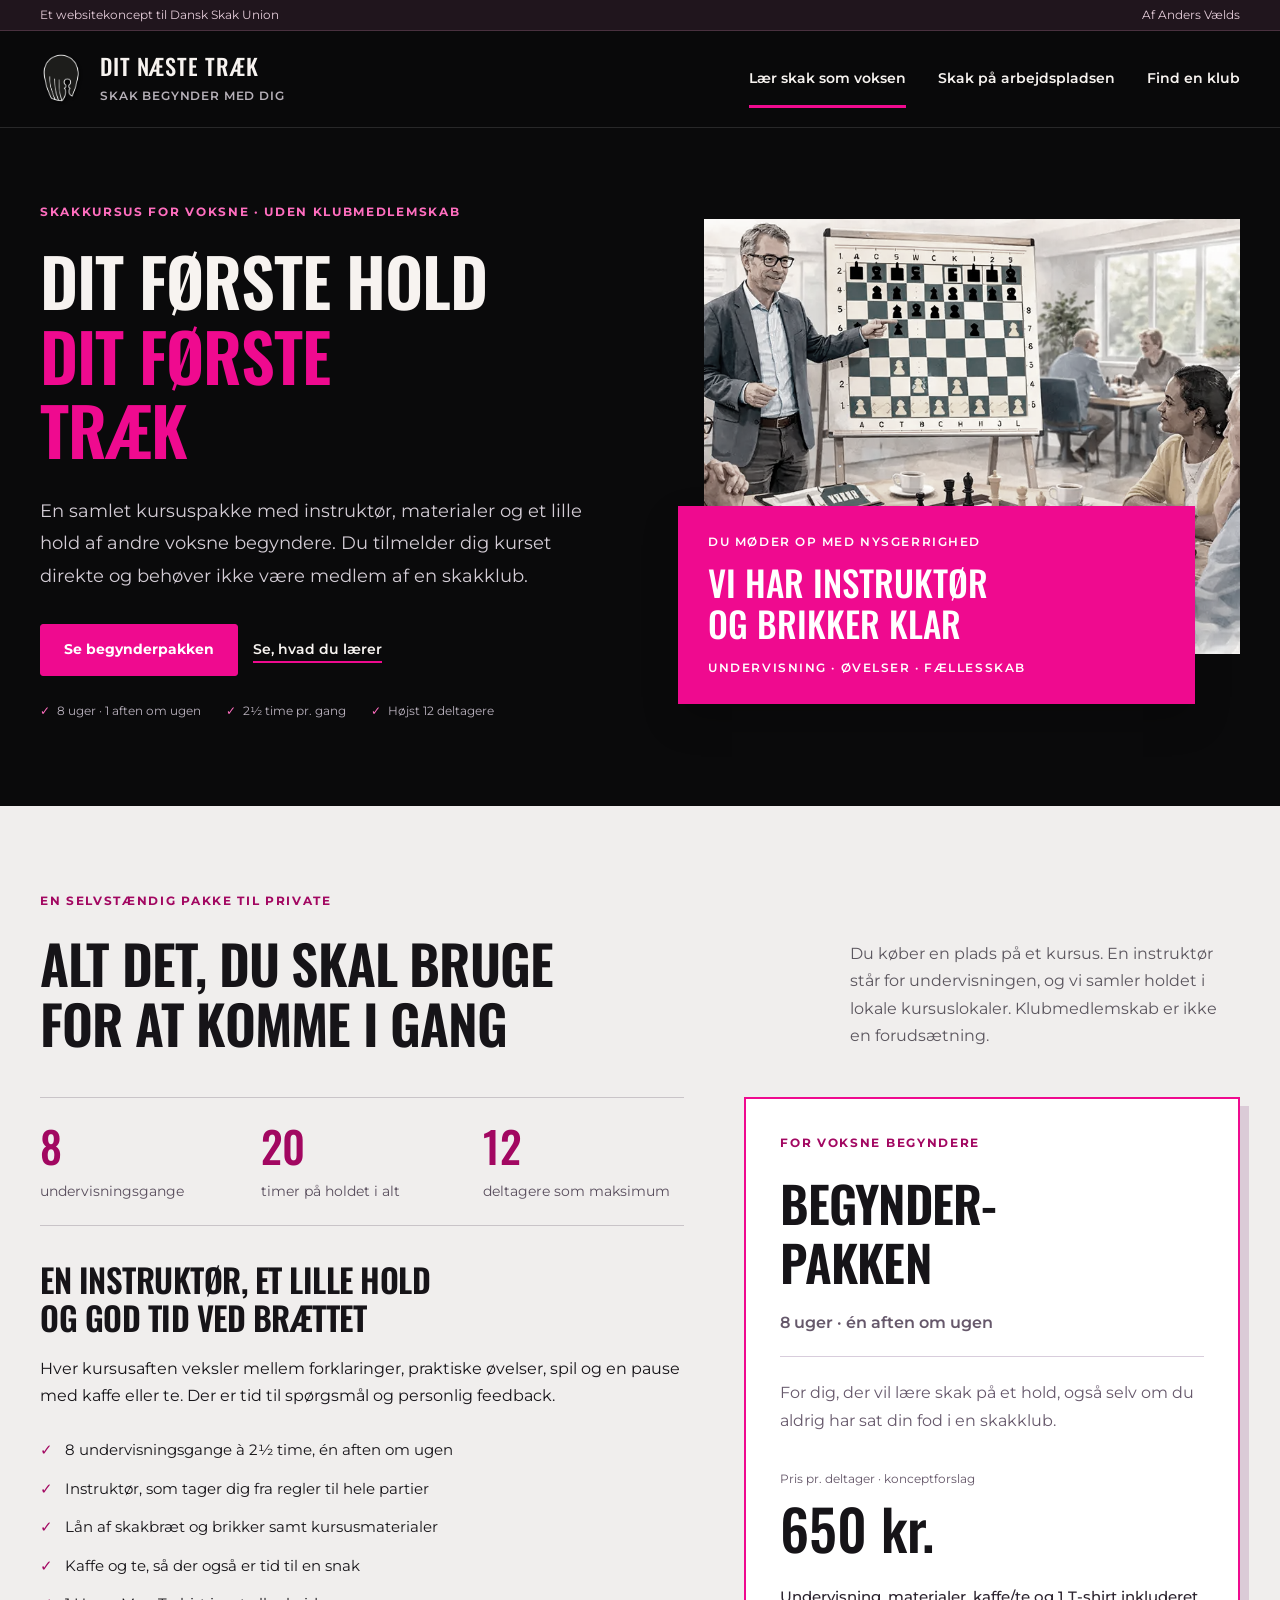
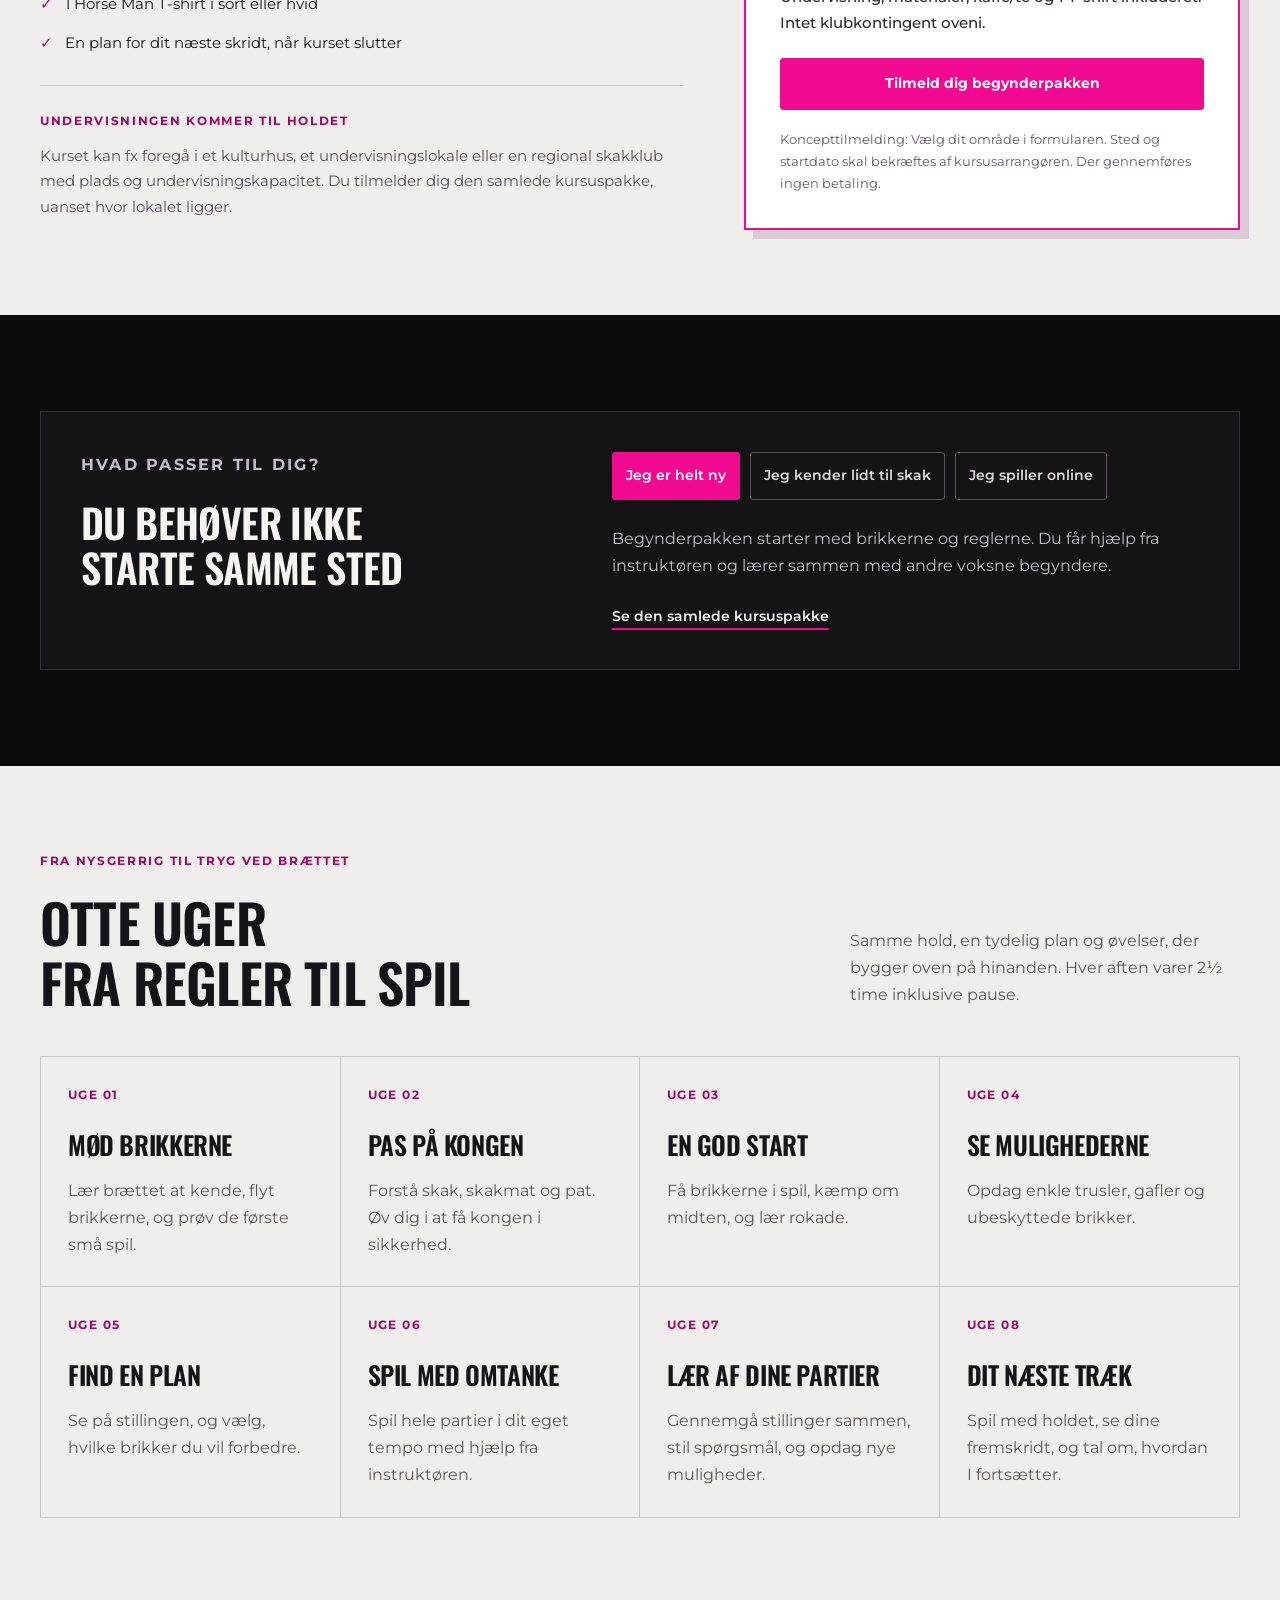
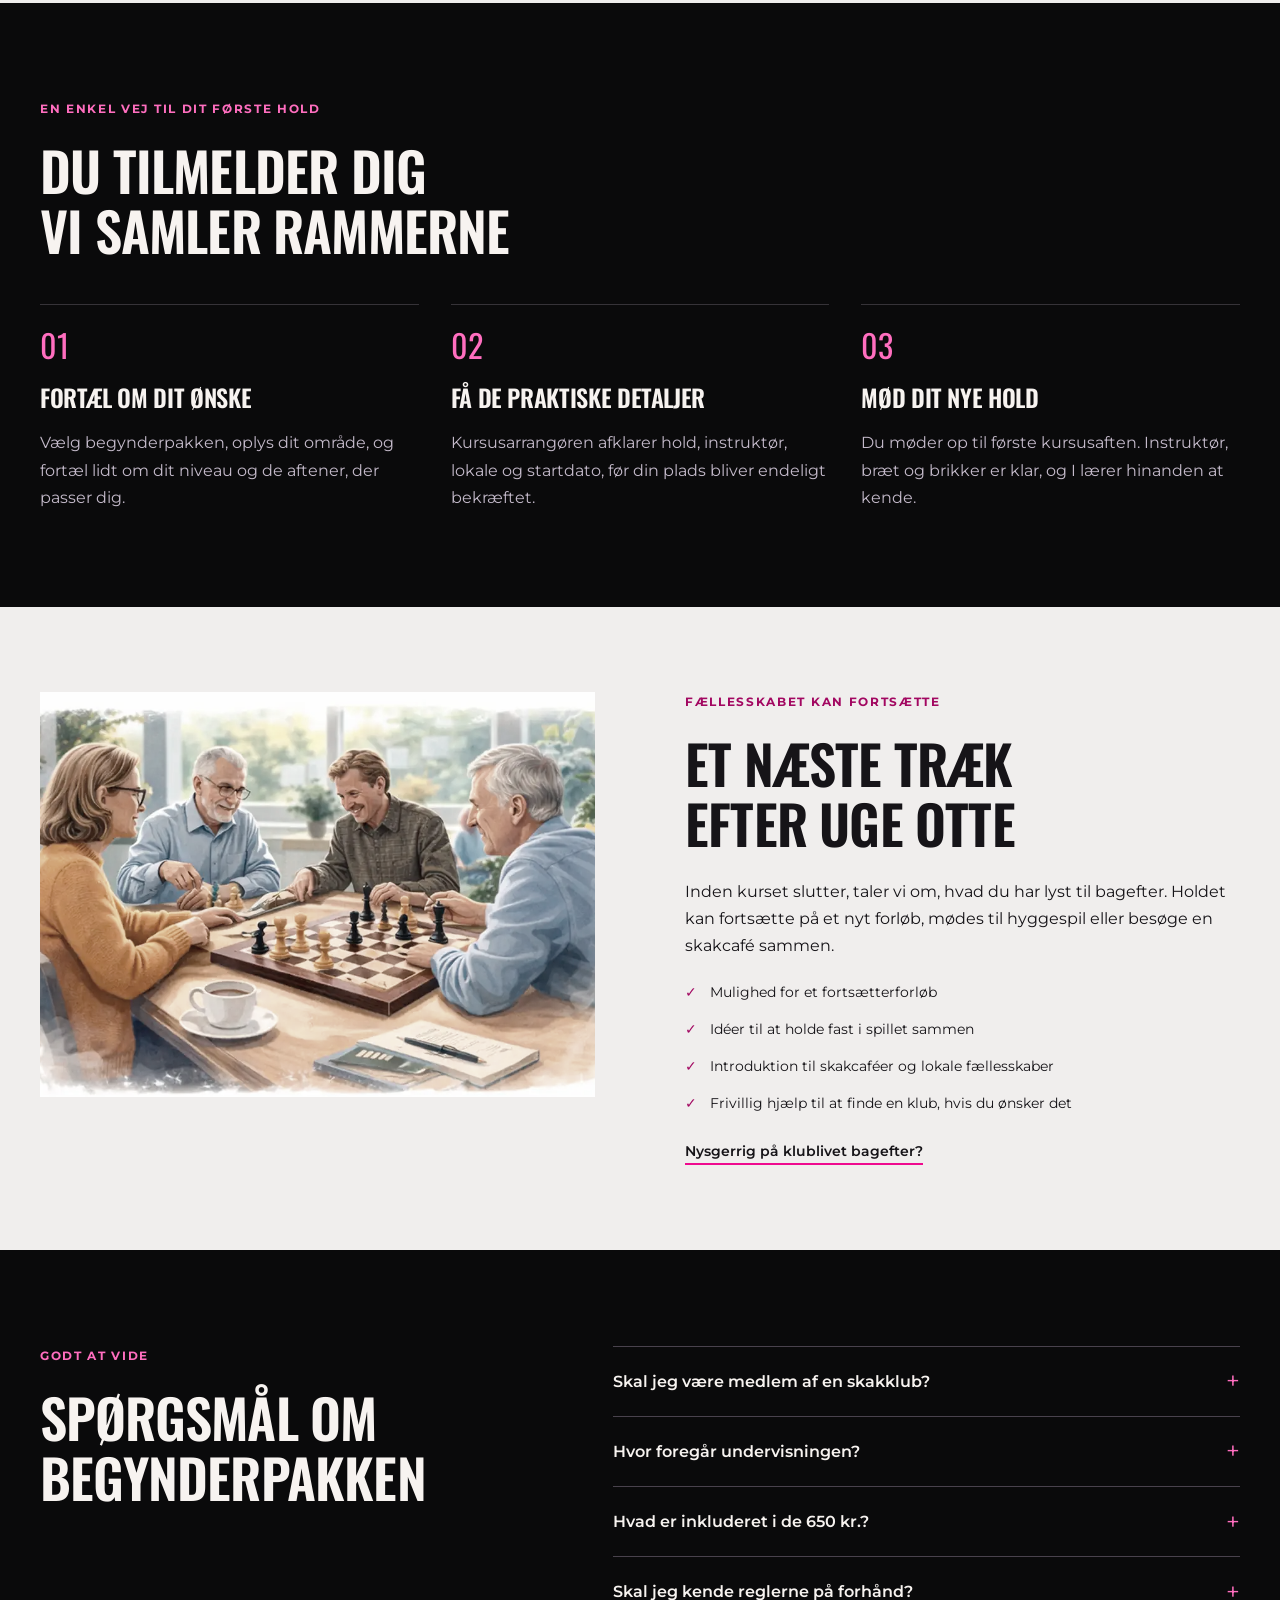
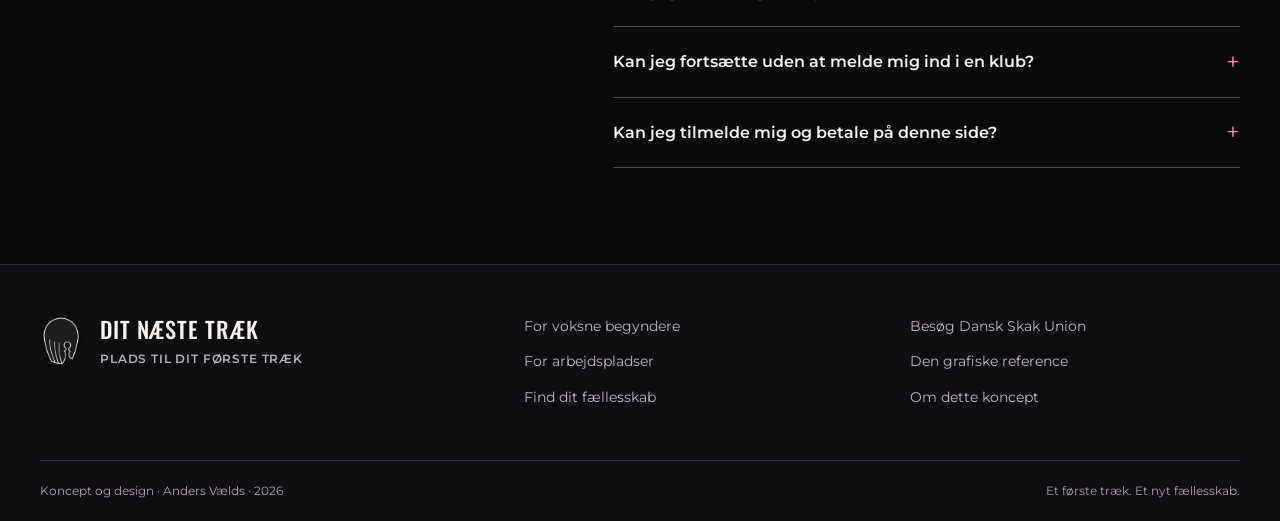
<file: skakfaellesskab/laer-skak.html>
<!doctype html>
<html lang="da"><head><meta charset="utf-8"><meta name="viewport" content="width=device-width, initial-scale=1"><title>Lær skak som voksen · Dit næste træk</title><meta name="description" content="En selvstændig begynderpakke til voksne uden klubmedlemskab. 8 uger, 2½ time om ugen, højst 12 deltagere og alt materiale inkluderet."><meta name="theme-color" content="#0a0a0b"><link rel="icon" href="favicon.ico" sizes="any"><link rel="stylesheet" href="assets/fonts.css"><link rel="stylesheet" href="styles.css?v=20261005-4"><script src="script.js?v=20261005-2" defer></script></head>
<body data-page="beginner"><a class="skip" href="#main">Spring til indhold</a>
<div class="concept-bar"><div class="wrap"><span>Et websitekoncept til Dansk Skak Union</span><span class="concept-credit">Af Anders Vælds</span></div></div>
<header class="site-header"><div class="wrap header-inner"><a class="brand" href="index.html" aria-label="Dit næste træk – forside"><img src="assets/logo.png" alt="" width="46" height="56"><span>DIT NÆSTE TRÆK<small>SKAK BEGYNDER MED DIG</small></span></a><button class="menu-toggle" aria-expanded="false" aria-controls="navigation">Menu <span aria-hidden="true">☰</span></button><nav id="navigation" aria-label="Hovedmenu"><a href="laer-skak.html" aria-current="page">Lær skak som voksen</a><a href="virksomheder.html" >Skak på arbejdspladsen</a><a href="find-klub.html" >Find en klub</a></nav></div></header>
<main id="main">
<section class="inner-hero wrap"><div><p class="eyebrow">SKAKKURSUS FOR VOKSNE · UDEN KLUBMEDLEMSKAB</p><h1>DIT FØRSTE HOLD<br><span class="pink">DIT FØRSTE<br>TRÆK</span></h1><p class="hero-lead">En samlet kursuspakke med instruktør, materialer og et lille hold af andre voksne begyndere. Du tilmelder dig kurset direkte og behøver ikke være medlem af en skakklub.</p><div class="actions"><a class="button" href="#kursuspakke">Se begynderpakken</a><a class="text-link" href="#forloeb">Se, hvad du lærer</a></div><div class="mini-facts"><span>8 uger · 1 aften om ugen</span><span>2½ time pr. gang</span><span>Højst 12 deltagere</span></div></div><div class="inner-visual"><img src="assets/kursus-hero.webp" width="960" height="640" alt="Illustration af en instruktør og voksne begyndere samlet til skakundervisning"><div class="picture-note"><span>DU MØDER OP MED NYSGERRIGHED</span><strong>VI HAR INSTRUKTØR<br>OG BRIKKER KLAR</strong><span>UNDERVISNING · ØVELSER · FÆLLESSKAB</span></div></div></section>
<section id="kursuspakke" class="light-section"><div class="wrap"><div class="section-heading"><div><p class="eyebrow">EN SELVSTÆNDIG PAKKE TIL PRIVATE</p><h2>ALT DET, DU SKAL BRUGE<br>FOR AT KOMME I GANG</h2></div><p>Du køber en plads på et kursus. En instruktør står for undervisningen, og vi samler holdet i lokale kursuslokaler. Klubmedlemskab er ikke en forudsætning.</p></div><div class="private-package-grid"><div class="private-package-content"><div class="private-facts"><div><strong>8</strong><p>undervisningsgange</p></div><div><strong>20</strong><p>timer på holdet i alt</p></div><div><strong>12</strong><p>deltagere som maksimum</p></div></div><h3>EN INSTRUKTØR, ET LILLE HOLD<br>OG GOD TID VED BRÆTTET</h3><p>Hver kursusaften veksler mellem forklaringer, praktiske øvelser, spil og en pause med kaffe eller te. Der er tid til spørgsmål og personlig feedback.</p><ul class="check-list"><li>8 undervisningsgange à 2½ time, én aften om ugen</li><li>Instruktør, som tager dig fra regler til hele partier</li><li>Lån af skakbræt og brikker samt kursusmaterialer</li><li>Kaffe og te, så der også er tid til en snak</li><li>1 Horse Man T-shirt i sort eller hvid</li><li>En plan for dit næste skridt, når kurset slutter</li></ul><div class="private-location"><p class="eyebrow">UNDERVISNINGEN KOMMER TIL HOLDET</p><p>Kurset kan fx foregå i et kulturhus, et undervisningslokale eller en regional skakklub med plads og undervisningskapacitet. Du tilmelder dig den samlede kursuspakke, uanset hvor lokalet ligger.</p></div></div><aside class="package private-package-card"><p class="eyebrow">FOR VOKSNE BEGYNDERE</p><h3>BEGYNDER-<br>PAKKEN</h3><p class="package-duration">8 uger · én aften om ugen</p><p>For dig, der vil lære skak på et hold, også selv om du aldrig har sat din fod i en skakklub.</p><div class="package-price"><span>Pris pr. deltager · konceptforslag</span><strong>650 kr.</strong></div><p class="private-price-detail">Undervisning, materialer, kaffe/te og 1 T-shirt inkluderet. Intet klubkontingent oveni.</p><button class="button" data-enquiry="beginner" data-package="Begynderpakke · 8 × 2½ timer · højst 12 deltagere · 650 kr. pr. person · materialer, kaffe/te og Horse Man T-shirt inkluderet">Tilmeld dig begynderpakken</button><p class="small private-package-note">Koncepttilmelding: Vælg dit område i formularen. Sted og startdato skal bekræftes af kursusarrangøren. Der gennemføres ingen betaling.</p></aside></div></div></section>
<section class="section wrap"><div class="level-panel"><div><p class="eyebrow">HVAD PASSER TIL DIG?</p><h2>DU BEHØVER IKKE<br>STARTE SAMME STED</h2></div><div><div class="level-buttons" role="group" aria-label="Vælg dit nuværende niveau"><button data-level="new" aria-pressed="true">Jeg er helt ny</button><button data-level="some" aria-pressed="false">Jeg kender lidt til skak</button><button data-level="online" aria-pressed="false">Jeg spiller online</button></div><p id="level-recommendation" aria-live="polite">Begynderpakken starter med brikkerne og reglerne. Du får hjælp fra instruktøren og lærer sammen med andre voksne begyndere.</p><a class="text-link" href="#kursuspakke">Se den samlede kursuspakke</a></div></div></section>
<section id="forloeb" class="light-section"><div class="wrap"><div class="section-heading"><div><p class="eyebrow">FRA NYSGERRIG TIL TRYG VED BRÆTTET</p><h2>OTTE UGER<br>FRA REGLER TIL SPIL</h2></div><p>Samme hold, en tydelig plan og øvelser, der bygger oven på hinanden. Hver aften varer 2½ time inklusive pause.</p></div><div class="curriculum curriculum-eight"><article><span class="week">UGE 01</span><h3>MØD BRIKKERNE</h3><p>Lær brættet at kende, flyt brikkerne, og prøv de første små spil.</p></article><article><span class="week">UGE 02</span><h3>PAS PÅ KONGEN</h3><p>Forstå skak, skakmat og pat. Øv dig i at få kongen i sikkerhed.</p></article><article><span class="week">UGE 03</span><h3>EN GOD START</h3><p>Få brikkerne i spil, kæmp om midten, og lær rokade.</p></article><article><span class="week">UGE 04</span><h3>SE MULIGHEDERNE</h3><p>Opdag enkle trusler, gafler og ubeskyttede brikker.</p></article><article><span class="week">UGE 05</span><h3>FIND EN PLAN</h3><p>Se på stillingen, og vælg, hvilke brikker du vil forbedre.</p></article><article><span class="week">UGE 06</span><h3>SPIL MED OMTANKE</h3><p>Spil hele partier i dit eget tempo med hjælp fra instruktøren.</p></article><article><span class="week">UGE 07</span><h3>LÆR AF DINE PARTIER</h3><p>Gennemgå stillinger sammen, stil spørgsmål, og opdag nye muligheder.</p></article><article><span class="week">UGE 08</span><h3>DIT NÆSTE TRÆK</h3><p>Spil med holdet, se dine fremskridt, og tal om, hvordan I fortsætter.</p></article></div></div></section>
<section class="section wrap"><div class="section-heading"><div><p class="eyebrow">EN ENKEL VEJ TIL DIT FØRSTE HOLD</p><h2>DU TILMELDER DIG<br>VI SAMLER RAMMERNE</h2></div></div><div class="steps-grid private-steps"><article><span>01</span><h3>FORTÆL OM DIT ØNSKE</h3><p>Vælg begynderpakken, oplys dit område, og fortæl lidt om dit niveau og de aftener, der passer dig.</p></article><article><span>02</span><h3>FÅ DE PRAKTISKE DETALJER</h3><p>Kursusarrangøren afklarer hold, instruktør, lokale og startdato, før din plads bliver endeligt bekræftet.</p></article><article><span>03</span><h3>MØD DIT NYE HOLD</h3><p>Du møder op til første kursusaften. Instruktør, bræt og brikker er klar, og I lærer hinanden at kende.</p></article></div></section>
<section class="light-section"><div class="wrap story-grid"><div class="portrait-photo"><img src="assets/kursus-faellesskab.webp" alt="Illustration af voksne i et uformelt skakfællesskab" width="960" height="640" loading="lazy"></div><div><p class="eyebrow">FÆLLESSKABET KAN FORTSÆTTE</p><h2>ET NÆSTE TRÆK<br>EFTER UGE OTTE</h2><p>Inden kurset slutter, taler vi om, hvad du har lyst til bagefter. Holdet kan fortsætte på et nyt forløb, mødes til hyggespil eller besøge en skakcafé sammen.</p><ul class="check-list"><li>Mulighed for et fortsætterforløb</li><li>Idéer til at holde fast i spillet sammen</li><li>Introduktion til skakcaféer og lokale fællesskaber</li><li>Frivillig hjælp til at finde en klub, hvis du ønsker det</li></ul><a class="text-link" href="find-klub.html">Nysgerrig på klublivet bagefter?</a></div></div></section>
<section class="section wrap"><div class="faq-grid"><div><p class="eyebrow">GODT AT VIDE</p><h2>SPØRGSMÅL OM<br>BEGYNDERPAKKEN</h2></div><div class="faq-list"><details><summary>Skal jeg være medlem af en skakklub?<span aria-hidden="true">+</span></summary><p>Nej. Begynderpakken er et selvstændigt kursus til private. Du tilmelder dig kurset direkte, og der kommer ikke et krav om klubmedlemskab eller klubkontingent oveni.</p></details><details><summary>Hvor foregår undervisningen?<span aria-hidden="true">+</span></summary><p>I lokale kursuslokaler, som arrangøren aftaler. Det kan være et kulturhus, et undervisningssted eller en større regional skakklub. Fortæl om dit område ved tilmelding; sted og startdato bekræftes inden kursusstart.</p></details><details><summary>Hvad er inkluderet i de 650 kr.?<span aria-hidden="true">+</span></summary><p>Pakken omfatter 8 undervisningsgange à 2½ time, materialer, lån af bræt og brikker, kaffe/te og en Horse Man T-shirt. T-shirtens størrelse og farve afklares ved den endelige tilmelding.</p></details><details><summary>Skal jeg kende reglerne på forhånd?<span aria-hidden="true">+</span></summary><p>Nej. Kurset starter fra bunden. Hvis du allerede kender lidt til skak eller spiller online, fortæller du det ved tilmelding, så instruktøren kender dit udgangspunkt.</p></details><details><summary>Kan jeg fortsætte uden at melde mig ind i en klub?<span aria-hidden="true">+</span></summary><p>Ja. Et fortsætterforløb, hyggespil med de andre kursister eller en skakcafé kan være næste skridt. En skakklub er en mulighed, du selv kan vælge.</p></details><details><summary>Kan jeg tilmelde mig og betale på denne side?<span aria-hidden="true">+</span></summary><p>Du kan afprøve tilmeldingen og downloade en kladde. Siden er et koncept: Der sendes ingen oplysninger, reserveres ingen plads og opkræves ingen betaling. Faktiske hold og datoer er endnu ikke offentliggjort.</p></details></div></div></section>
</main>
<footer><div class="wrap footer-top"><a class="brand" href="index.html"><img src="assets/logo.png" alt="" width="46" height="56"><span>DIT NÆSTE TRÆK<small>PLADS TIL DIT FØRSTE TRÆK</small></span></a><div><a href="laer-skak.html">For voksne begyndere</a><a href="virksomheder.html">For arbejdspladser</a><a href="find-klub.html">Find dit fællesskab</a></div><div><a href="https://skak.dk/" target="_blank" rel="noopener">Besøg Dansk Skak Union</a><a href="https://vaelds.github.io/skak/" target="_blank" rel="noopener">Den grafiske reference</a><button class="text-button" data-dialog="about-dialog">Om dette koncept</button></div></div><div class="wrap footer-bottom"><span>Koncept og design · Anders Vælds · 2026</span><span>Et første træk. Et nyt fællesskab.</span></div></footer>
<dialog id="about-dialog" aria-labelledby="about-title"><button class="dialog-close" aria-label="Luk dialog">×</button><p class="eyebrow">OM HJEMMESIDEN</p><h2 id="about-title">Et koncept med plads til flere</h2><p>Et selvstændigt websitekoncept af Anders Vælds med fokus på at rekruttere og fastholde voksne begyndere og udvikle firmaskak.</p><p>Hjemmesiden er ikke Dansk Skak Unions officielle hjemmeside. Forløb, firmapakker og priser er forslag. Illustrationerne og den grafiske inspiration kommer fra Anders Vælds’ eksisterende skakprojekt.</p><p>Formularerne er demonstrationer. Oplysninger behandles kun i din browser og bliver hverken sendt eller gemt på en server. Du kan selv downloade en kladde.</p><a class="button" href="https://skak.dk/" target="_blank" rel="noopener">Gå til den officielle DSU-side</a></dialog>
<dialog id="enquiry-dialog" aria-labelledby="enquiry-title"><button class="dialog-close" aria-label="Luk dialog">×</button><p class="eyebrow">DIT NÆSTE TRÆK</p><h2 id="enquiry-title">Forbered din henvendelse</h2><p class="demo-note">Demo · Oplysningerne sendes ikke. Du kan downloade din henvendelse som en kladde.</p><form id="enquiry-form"><input type="hidden" name="type" id="enquiry-type"><div class="form-grid"><label>Navn<input name="name" autocomplete="name" required maxlength="100"></label><label>E-mail<input name="email" type="email" autocomplete="email" required maxlength="150"></label></div><label id="company-label">Virksomhed<input name="company" autocomplete="organization" maxlength="150"></label><label>Dit ønske<input id="enquiry-package" name="package" readonly></label><label>By eller område<input name="city" autocomplete="address-level2" required maxlength="100"></label><label>Hvad vil du gerne vide?<textarea name="message" rows="3" maxlength="1500" placeholder="Fortæl fx om niveau, ønsket tidspunkt eller antal deltagere"></textarea></label><button class="button" type="submit">Lav min kladde</button><p class="form-privacy">Intet bliver sendt. Felterne ryddes, når du lukker vinduet.</p></form><div id="enquiry-result" hidden aria-live="polite"><div class="success-mark" aria-hidden="true">✓</div><h3>Din kladde er klar</h3><p id="enquiry-result-help">Du har ikke tilmeldt dig eller sendt en forespørgsel. Gem teksten som en kladde til kursusarrangøren.</p><pre id="enquiry-preview"></pre><div class="enquiry-actions"><button class="button" id="download-enquiry">Download kladde</button><a class="text-link" id="enquiry-next-link" href="laer-skak.html#kursuspakke">Tilbage til begynderpakken</a></div></div></dialog>
</body></html>
</file>
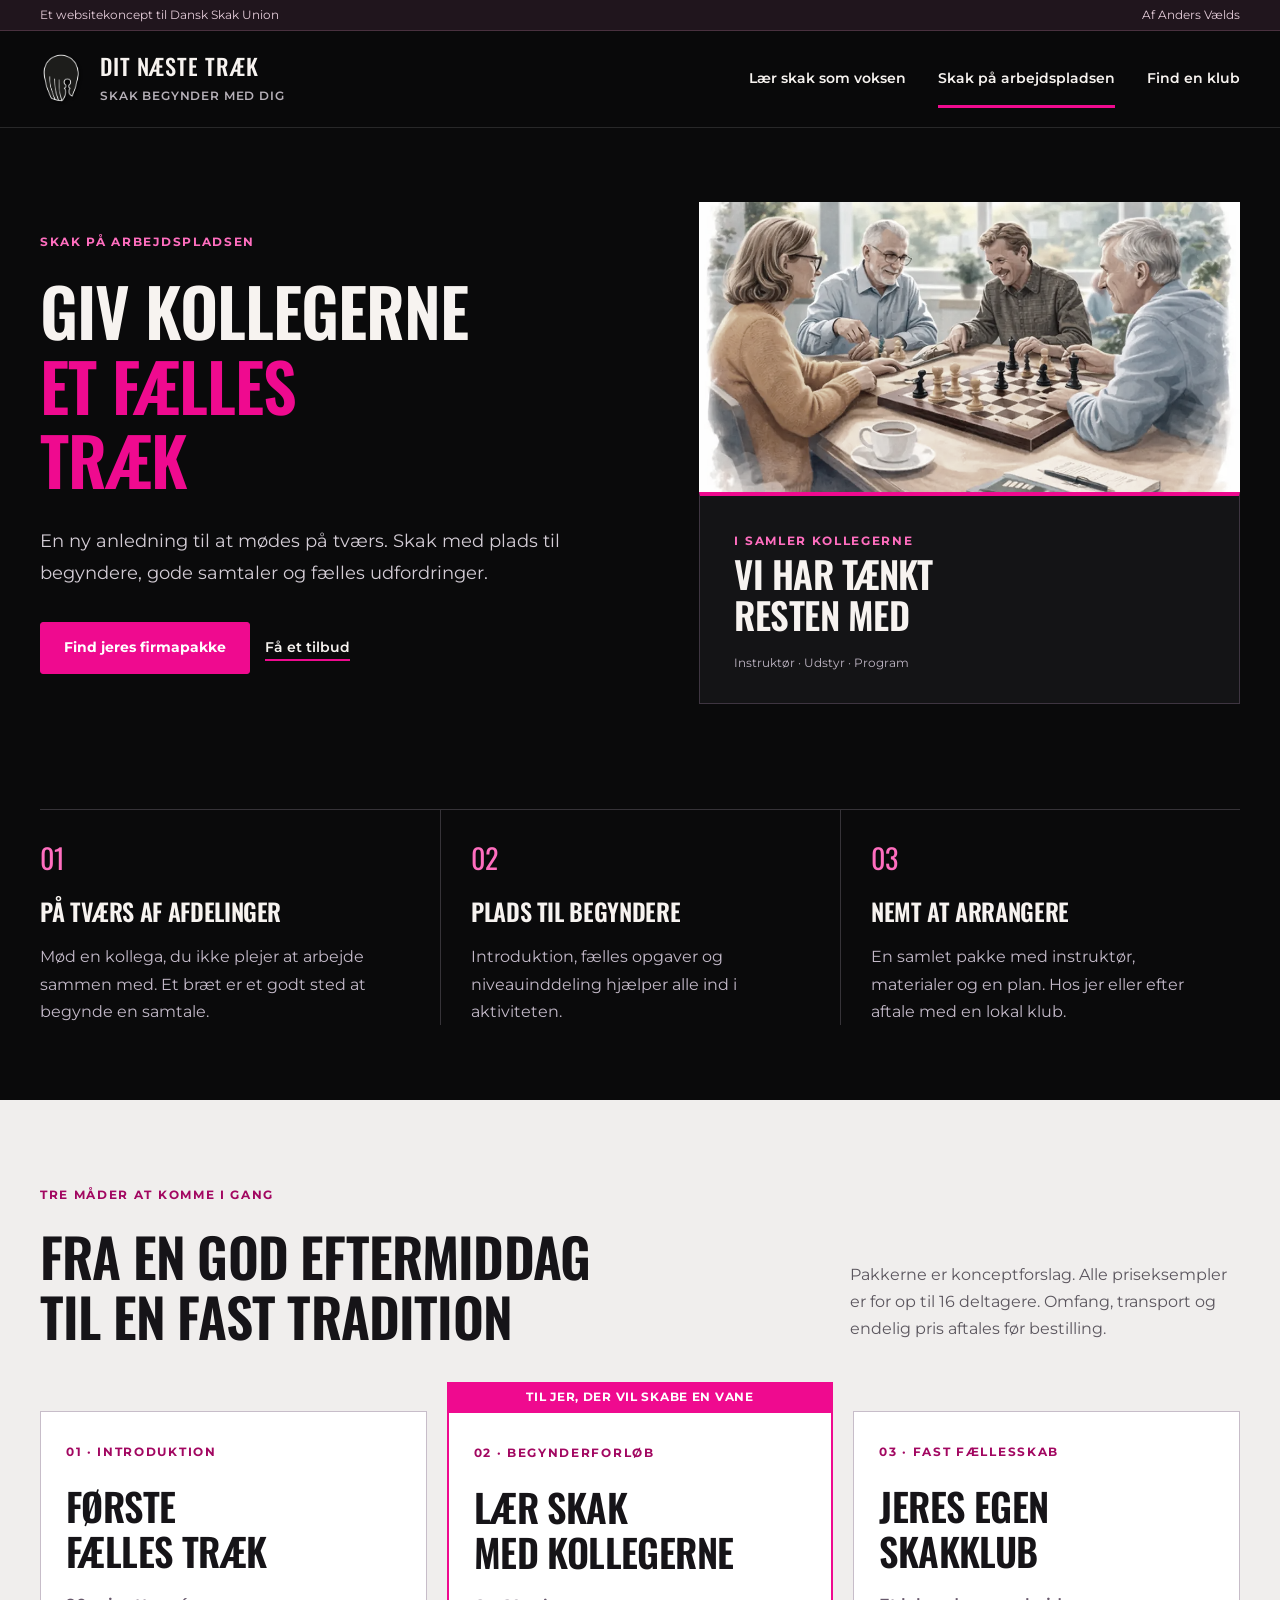
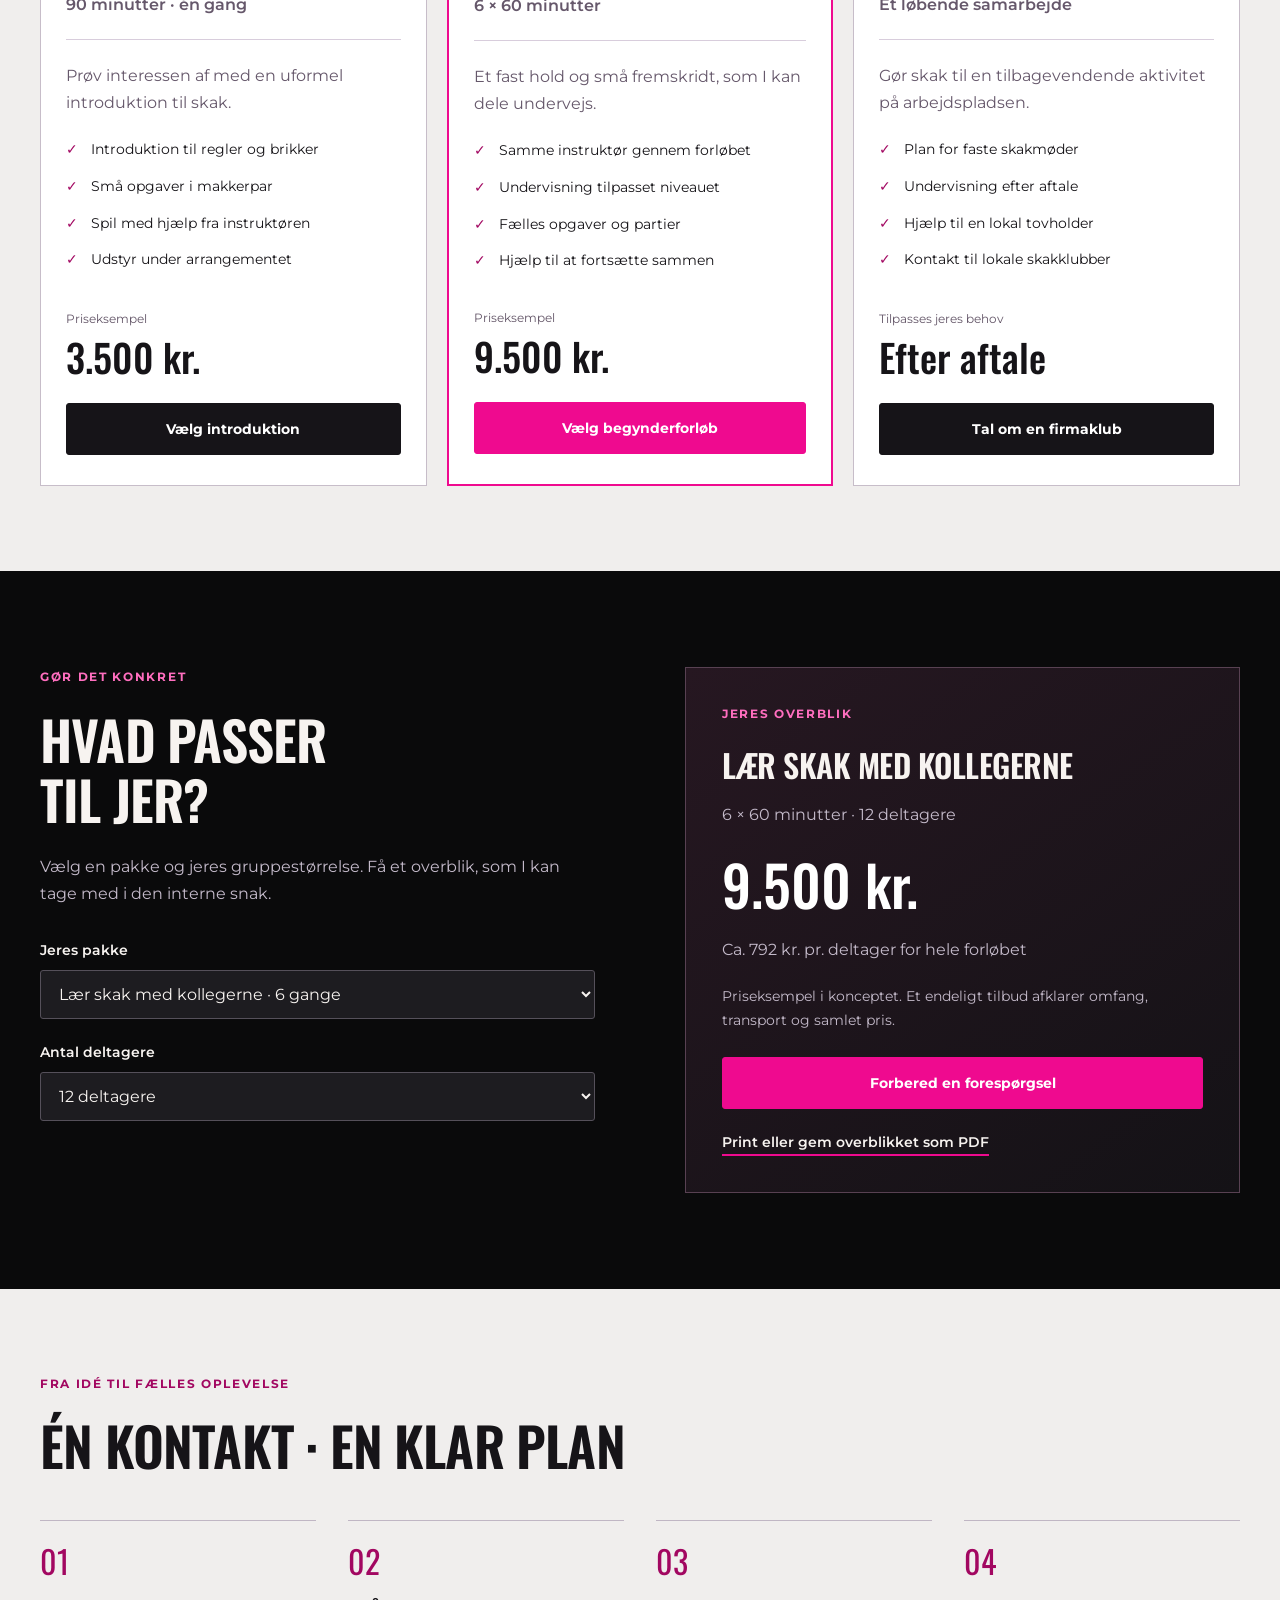
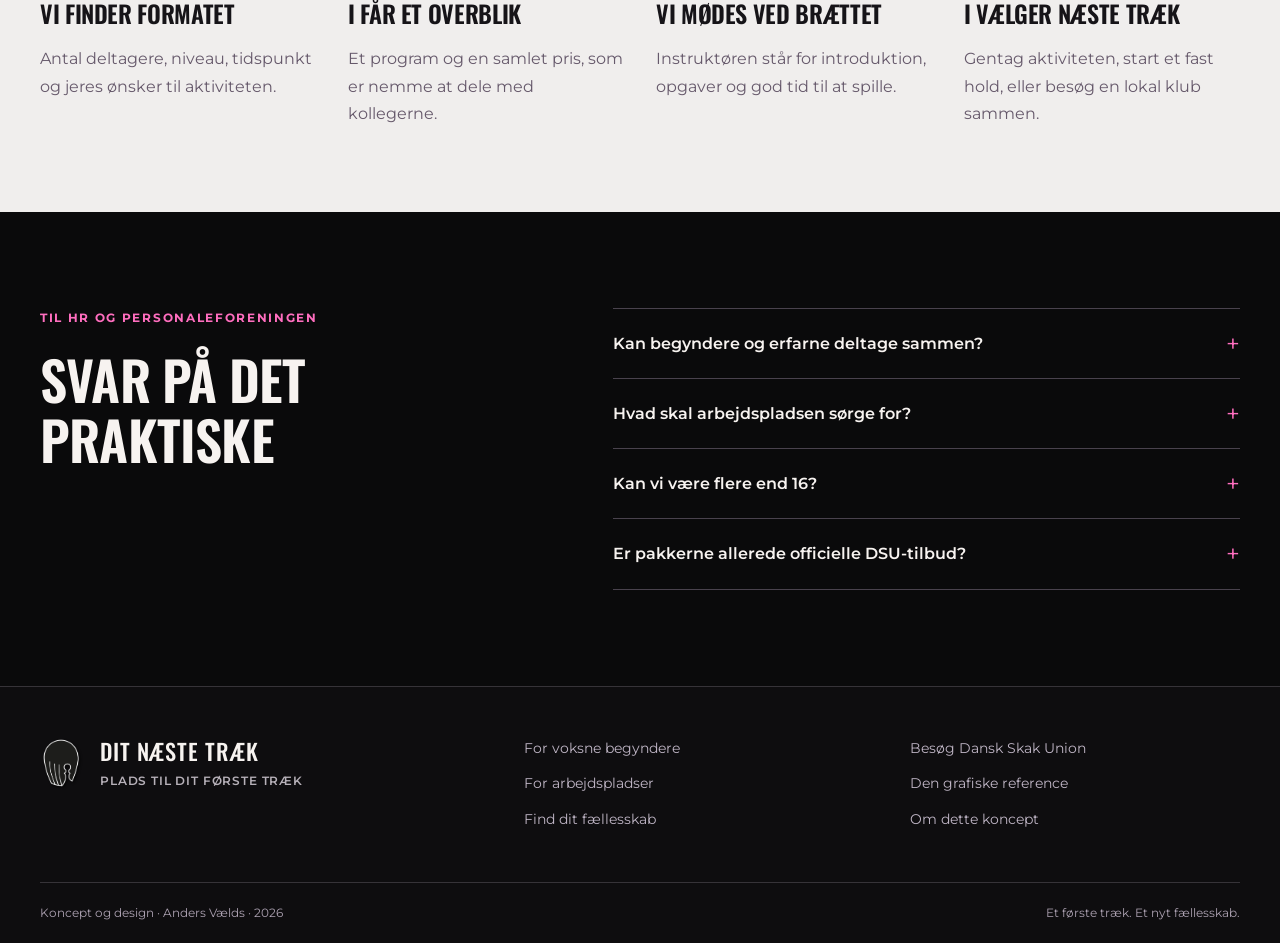
<file: skakfaellesskab/virksomheder.html>
<!doctype html>
<html lang="da"><head><meta charset="utf-8"><meta name="viewport" content="width=device-width, initial-scale=1"><title>Skak på arbejdspladsen · Dit næste træk</title><meta name="description" content="Firmaskak, begynderforløb og fællesskab på tværs af afdelinger. Udforsk firmapakker og forbered en forespørgsel."><meta name="theme-color" content="#0a0a0b"><link rel="icon" href="favicon.ico" sizes="any"><link rel="stylesheet" href="assets/fonts.css"><link rel="stylesheet" href="styles.css?v=20261005-4"><script src="script.js?v=20261005-2" defer></script></head>
<body data-page="business"><a class="skip" href="#main">Spring til indhold</a>
<div class="concept-bar"><div class="wrap"><span>Et websitekoncept til Dansk Skak Union</span><span class="concept-credit">Af Anders Vælds</span></div></div>
<header class="site-header"><div class="wrap header-inner"><a class="brand" href="index.html" aria-label="Dit næste træk – forside"><img src="assets/logo.png" alt="" width="46" height="56"><span>DIT NÆSTE TRÆK<small>SKAK BEGYNDER MED DIG</small></span></a><button class="menu-toggle" aria-expanded="false" aria-controls="navigation">Menu <span aria-hidden="true">☰</span></button><nav id="navigation" aria-label="Hovedmenu"><a href="laer-skak.html" >Lær skak som voksen</a><a href="virksomheder.html" aria-current="page">Skak på arbejdspladsen</a><a href="find-klub.html" >Find en klub</a></nav></div></header>
<main id="main">
<section class="inner-hero business-hero wrap"><div><p class="eyebrow">SKAK PÅ ARBEJDSPLADSEN</p><h1>GIV KOLLEGERNE<br><span class="pink">ET FÆLLES<br>TRÆK</span></h1><p class="hero-lead">En ny anledning til at mødes på tværs. Skak med plads til begyndere, gode samtaler og fælles udfordringer.</p><div class="actions"><a class="button" href="#pakker">Find jeres firmapakke</a><button class="text-button text-link" data-enquiry="business" data-package="Uforpligtende samtale om firmaskak">Få et tilbud</button></div></div><div class="business-visual"><img src="assets/kursus-faellesskab.webp" width="960" height="640" alt="Illustration af voksne, der mødes over skak"><div class="business-promise"><span class="eyebrow">I SAMLER KOLLEGERNE</span><h2>VI HAR TÆNKT<br>RESTEN MED</h2><p>Instruktør · Udstyr · Program</p></div></div></section>
<section class="section section-tight wrap"><div class="business-benefits"><article><span>01</span><h3>PÅ TVÆRS AF AFDELINGER</h3><p>Mød en kollega, du ikke plejer at arbejde sammen med. Et bræt er et godt sted at begynde en samtale.</p></article><article><span>02</span><h3>PLADS TIL BEGYNDERE</h3><p>Introduktion, fælles opgaver og niveauinddeling hjælper alle ind i aktiviteten.</p></article><article><span>03</span><h3>NEMT AT ARRANGERE</h3><p>En samlet pakke med instruktør, materialer og en plan. Hos jer eller efter aftale med en lokal klub.</p></article></div></section>
<section id="pakker" class="light-section"><div class="wrap"><div class="section-heading"><div><p class="eyebrow">TRE MÅDER AT KOMME I GANG</p><h2>FRA EN GOD EFTERMIDDAG<br>TIL EN FAST TRADITION</h2></div><p>Pakkerne er konceptforslag. Alle priseksempler er for op til 16 deltagere. Omfang, transport og endelig pris aftales før bestilling.</p></div><div class="packages"><article class="package"><p class="eyebrow">01 · INTRODUKTION</p><h3>FØRSTE<br>FÆLLES TRÆK</h3><p class="package-duration">90 minutter · én gang</p><p>Prøv interessen af med en uformel introduktion til skak.</p><ul class="check-list"><li>Introduktion til regler og brikker</li><li>Små opgaver i makkerpar</li><li>Spil med hjælp fra instruktøren</li><li>Udstyr under arrangementet</li></ul><div class="package-price"><span>Priseksempel</span><strong>3.500 kr.</strong></div><button class="button button-dark" data-choose-package="intro">Vælg introduktion</button></article><article class="package featured"><p class="package-flag">TIL JER, DER VIL SKABE EN VANE</p><p class="eyebrow">02 · BEGYNDERFORLØB</p><h3>LÆR SKAK<br>MED KOLLEGERNE</h3><p class="package-duration">6 × 60 minutter</p><p>Et fast hold og små fremskridt, som I kan dele undervejs.</p><ul class="check-list"><li>Samme instruktør gennem forløbet</li><li>Undervisning tilpasset niveauet</li><li>Fælles opgaver og partier</li><li>Hjælp til at fortsætte sammen</li></ul><div class="package-price"><span>Priseksempel</span><strong>9.500 kr.</strong></div><button class="button" data-choose-package="course">Vælg begynderforløb</button></article><article class="package"><p class="eyebrow">03 · FAST FÆLLESSKAB</p><h3>JERES EGEN<br>SKAKKLUB</h3><p class="package-duration">Et løbende samarbejde</p><p>Gør skak til en tilbagevendende aktivitet på arbejdspladsen.</p><ul class="check-list"><li>Plan for faste skakmøder</li><li>Undervisning efter aftale</li><li>Hjælp til en lokal tovholder</li><li>Kontakt til lokale skakklubber</li></ul><div class="package-price"><span>Tilpasses jeres behov</span><strong>Efter aftale</strong></div><button class="button button-dark" data-choose-package="club">Tal om en firmaklub</button></article></div></div></section>
<section class="section wrap" id="jeres-forloeb"><div class="quote-grid"><div><p class="eyebrow">GØR DET KONKRET</p><h2>HVAD PASSER<br>TIL JER?</h2><p>Vælg en pakke og jeres gruppestørrelse. Få et overblik, som I kan tage med i den interne snak.</p><div class="quote-controls"><label>Jeres pakke<select id="package-select"><option value="intro">Første fælles træk · 90 minutter</option><option value="course" selected>Lær skak med kollegerne · 6 gange</option><option value="club">Jeres egen skakklub</option></select></label><label>Antal deltagere<select id="participant-select"><option value="8">8 deltagere</option><option value="12" selected>12 deltagere</option><option value="16">16 deltagere</option><option value="24">24 deltagere</option><option value="32">32 deltagere</option></select></label></div></div><div class="quote-summary" aria-live="polite"><p class="eyebrow">JERES OVERBLIK</p><h3 id="quote-name">LÆR SKAK MED KOLLEGERNE</h3><p id="quote-details">6 × 60 minutter · 12 deltagere</p><strong id="quote-price">9.500 kr.</strong><p id="quote-per-person">Ca. 792 kr. pr. deltager for hele forløbet</p><p class="small muted">Priseksempel i konceptet. Et endeligt tilbud afklarer omfang, transport og samlet pris.</p><button id="quote-enquiry" class="button" data-enquiry="business" data-package="Lær skak med kollegerne">Forbered en forespørgsel</button><button class="text-button text-link" id="print-quote">Print eller gem overblikket som PDF</button></div></div></section>
<section class="light-section"><div class="wrap"><p class="eyebrow">FRA IDÉ TIL FÆLLES OPLEVELSE</p><h2>ÉN KONTAKT · EN KLAR PLAN</h2><div class="steps-grid"><article><span>01</span><h3>VI FINDER FORMATET</h3><p>Antal deltagere, niveau, tidspunkt og jeres ønsker til aktiviteten.</p></article><article><span>02</span><h3>I FÅR ET OVERBLIK</h3><p>Et program og en samlet pris, som er nemme at dele med kollegerne.</p></article><article><span>03</span><h3>VI MØDES VED BRÆTTET</h3><p>Instruktøren står for introduktion, opgaver og god tid til at spille.</p></article><article><span>04</span><h3>I VÆLGER NÆSTE TRÆK</h3><p>Gentag aktiviteten, start et fast hold, eller besøg en lokal klub sammen.</p></article></div></div></section>
<section class="section wrap"><div class="faq-grid"><div><p class="eyebrow">TIL HR OG PERSONALEFORENINGEN</p><h2>SVAR PÅ DET<br>PRAKTISKE</h2></div><div class="faq-list"><details><summary>Kan begyndere og erfarne deltage sammen?<span aria-hidden="true">+</span></summary><p>Ja, aktiviteten kan tilrettelægges med en fælles introduktion, opgaver på forskellige niveauer og passende spillemakkerpar. Fortæl om gruppen, når forløbet aftales.</p></details><details><summary>Hvad skal arbejdspladsen sørge for?<span aria-hidden="true">+</span></summary><p>Som udgangspunkt et lokale med borde og stole og en intern kontaktperson. Udstyr og den præcise plan aftales med udbyderen.</p></details><details><summary>Kan vi være flere end 16?<span aria-hidden="true">+</span></summary><p>Ja, som koncept kan tilbuddet udvides. Større grupper kræver, at antal instruktører og format tilpasses, så alle får hjælp. Derfor skal der laves et særskilt tilbud.</p></details><details><summary>Er pakkerne allerede officielle DSU-tilbud?<span aria-hidden="true">+</span></summary><p>Nej. Denne side viser et koncept for, hvordan DSU og klubberne kan arbejde med firmaskak. Pakker og priser er eksempler. Formularen udarbejder kun en lokal kladde.</p></details></div></div></section>
</main>
<footer><div class="wrap footer-top"><a class="brand" href="index.html"><img src="assets/logo.png" alt="" width="46" height="56"><span>DIT NÆSTE TRÆK<small>PLADS TIL DIT FØRSTE TRÆK</small></span></a><div><a href="laer-skak.html">For voksne begyndere</a><a href="virksomheder.html">For arbejdspladser</a><a href="find-klub.html">Find dit fællesskab</a></div><div><a href="https://skak.dk/" target="_blank" rel="noopener">Besøg Dansk Skak Union</a><a href="https://vaelds.github.io/skak/" target="_blank" rel="noopener">Den grafiske reference</a><button class="text-button" data-dialog="about-dialog">Om dette koncept</button></div></div><div class="wrap footer-bottom"><span>Koncept og design · Anders Vælds · 2026</span><span>Et første træk. Et nyt fællesskab.</span></div></footer>
<dialog id="about-dialog" aria-labelledby="about-title"><button class="dialog-close" aria-label="Luk dialog">×</button><p class="eyebrow">OM HJEMMESIDEN</p><h2 id="about-title">Et koncept med plads til flere</h2><p>Et selvstændigt websitekoncept af Anders Vælds med fokus på at rekruttere og fastholde voksne begyndere og udvikle firmaskak.</p><p>Hjemmesiden er ikke Dansk Skak Unions officielle hjemmeside. Forløb, firmapakker og priser er forslag. Illustrationerne og den grafiske inspiration kommer fra Anders Vælds’ eksisterende skakprojekt.</p><p>Formularerne er demonstrationer. Oplysninger behandles kun i din browser og bliver hverken sendt eller gemt på en server. Du kan selv downloade en kladde.</p><a class="button" href="https://skak.dk/" target="_blank" rel="noopener">Gå til den officielle DSU-side</a></dialog>
<dialog id="enquiry-dialog" aria-labelledby="enquiry-title"><button class="dialog-close" aria-label="Luk dialog">×</button><p class="eyebrow">DIT NÆSTE TRÆK</p><h2 id="enquiry-title">Forbered din henvendelse</h2><p class="demo-note">Demo · Oplysningerne sendes ikke. Du kan downloade din henvendelse som en kladde.</p><form id="enquiry-form"><input type="hidden" name="type" id="enquiry-type"><div class="form-grid"><label>Navn<input name="name" autocomplete="name" required maxlength="100"></label><label>E-mail<input name="email" type="email" autocomplete="email" required maxlength="150"></label></div><label id="company-label">Virksomhed<input name="company" autocomplete="organization" maxlength="150"></label><label>Dit ønske<input id="enquiry-package" name="package" readonly></label><label>By eller område<input name="city" autocomplete="address-level2" required maxlength="100"></label><label>Hvad vil du gerne vide?<textarea name="message" rows="3" maxlength="1500" placeholder="Fortæl fx om niveau, ønsket tidspunkt eller antal deltagere"></textarea></label><button class="button" type="submit">Lav min kladde</button><p class="form-privacy">Intet bliver sendt. Felterne ryddes, når du lukker vinduet.</p></form><div id="enquiry-result" hidden aria-live="polite"><div class="success-mark" aria-hidden="true">✓</div><h3>Din kladde er klar</h3><p id="enquiry-result-help">Du har ikke tilmeldt dig eller sendt en forespørgsel. Gem teksten som en kladde til kursusarrangøren.</p><pre id="enquiry-preview"></pre><div class="enquiry-actions"><button class="button" id="download-enquiry">Download kladde</button><a class="text-link" id="enquiry-next-link" href="laer-skak.html#kursuspakke">Tilbage til begynderpakken</a></div></div></dialog>
</body></html>
</file>
<file: css/style.css>
/* =========================================================
   01. ROOT / DESIGN TOKENS
========================================================= */

:root {
  --bg-dark: #080808;
  --bg-panel: rgba(10, 10, 10, 0.78);
  --text-light: #f7f0eb;
  --text-soft: #d8dce4;
  --accent: #ef0a8f;
  --card: #b79d8b;
  --card-soft: #d9dce4;
  --shadow: 0 12px 30px rgba(0, 0, 0, 0.35);
  --radius: 1.25rem;
  --max-width: 1200px;
}

/* =========================================================
   02. RESET / BASE
========================================================= */

*,
*::before,
*::after {
  box-sizing: border-box;
}

html {
  scroll-behavior: smooth;
}

body {
  margin: 0;
  min-height: 100vh;
  font-family: "Montserrat", Arial, sans-serif;
  color: var(--text-light);
  background-color: var(--bg-dark);
  line-height: 1.5;
}

img {
  max-width: 100%;
  display: block;
}

a {
  color: inherit;
  text-decoration: none;
}

button,
input,
select,
textarea {
  font: inherit;
}

.visually-hidden {
  position: absolute;
  width: 1px;
  height: 1px;
  padding: 0;
  margin: -1px;
  overflow: hidden;
  clip-path: inset(50%);
  white-space: nowrap;
  border: 0;
}

/* =========================================================
   03. GLOBAL LAYOUT
========================================================= */

.site-shell {
  position: relative;
  min-height: 100vh;
  isolation: isolate;
}

.page-wrap {
  width: min(100% - 2rem, var(--max-width));
  margin: 0 auto;
}

.bg-page::before {
  content: "";
  position: fixed;
  inset: 0;
  background-image: linear-gradient(rgba(0, 0, 0, 0.55), rgba(0, 0, 0, 0.72)), url("../assets/skak-bg.webp");
  background-size: cover;
  background-position: center;
  z-index: -2;
}

.home-page::before,
.tshirt-page.bg-page::before {
  background-image: linear-gradient(rgba(0, 0, 0, 0.45), rgba(0, 0, 0, 0.7)), url("../assets/forside-bg.webp");
}

/* =========================================================
   04. HEADER / NAVIGATION
========================================================= */

.site-header {
  position: relative;
  top: 0;
  z-index: 20;
  background: rgba(0, 0, 0, 0.84);
  backdrop-filter: blur(8px);
  border-bottom: 1px solid rgba(255, 255, 255, 0.08);
}

.header-inner {
  width: min(100% - 2rem, var(--max-width));
  margin: 0 auto;
  display: flex;
  align-items: center;
  justify-content: space-between;
  gap: 1rem;
  padding: 0.8rem 0;
}

.logo-link {
  display: inline-flex;
  align-items: center;
  gap: 0.6rem;
  font-family: "Oswald", Arial, sans-serif;
  text-transform: uppercase;
  letter-spacing: 0.08em;
}

.logo-link img {
  width: 80px;
  filter: drop-shadow(0 6px 10px rgba(0, 0, 0, 0.25));
}

.menu-toggle {
  border: 1px solid rgba(255, 255, 255, 0.2);
  background: transparent;
  color: var(--text-light);
  border-radius: 0.8rem;
  padding: 0.65rem 0.9rem;
  cursor: pointer;
}

.site-nav {
  position: absolute;
  right: 1rem;
  top: calc(100% + 0.5rem);
  width: min(18rem, calc(100vw - 2rem));
  background: rgba(0, 0, 0, 0.88);
  backdrop-filter: blur(8px);
  border: 1px solid rgba(255, 255, 255, 0.08);
  border-radius: 1rem;
  padding: 0.75rem;
  box-shadow: var(--shadow);
  display: none;
}

.site-nav.is-open {
  display: block;
}

.site-nav ul {
  list-style: none;
  padding: 0;
  margin: 0;
}

.site-nav a {
  display: block;
  padding: 0.8rem 1rem;
  border-radius: 0.75rem;
  font-family: "Oswald", Arial, sans-serif;
  letter-spacing: 0.08em;
  text-transform: uppercase;
}

.site-nav a:hover,
.site-nav a:focus-visible,
.cta-link:hover,
.cta-link:focus-visible,
.submit-button:hover,
.submit-button:focus-visible,
.course-page .course-route a:hover,
.course-page .course-route a:focus-visible {
  filter: brightness(0.95);
  transform: translateY(-1px);
  outline: none;
}

/* =========================================================
   HORSE MAN HOVER (INDEX)
   no magenta boxes + 20% scale on Horse Man only
========================================================= */

.home-page .hero-visual .image-link {
  position: relative;
  isolation: isolate;
}

.home-page .hero-visual .image-link::before,
.home-page .hero-visual .image-link::after {
  display: none;
  content: none;
}

.home-page .hero-visual .image-link:hover,
.home-page .hero-visual .image-link:focus-visible {
  background: transparent;
  outline: none;
}

.home-page .hero-visual .horse-man {
  transition: transform 0.25s ease;
  transform-origin: center center;
}

.home-page .hero-visual .image-link:hover .horse-man,
.home-page .hero-visual .image-link:focus-visible .horse-man {
  transform: rotate(-8deg) scale(1.2);
}

/* =========================================================
   05. GENERIC HERO / CARDS / BUTTONS
========================================================= */

.hero {
  display: grid;
  gap: 1.5rem;
  align-items: center;
  padding: 2rem 0 3rem;
  min-height: calc(100vh - 88px);
}

.hero-card {
  max-width: 32rem;
  background: rgba(0, 0, 0, 0.68);
  border: 1px solid rgba(255, 255, 255, 0.08);
  border-radius: var(--radius);
  padding: 1.5rem;
  box-shadow: var(--shadow);
  display: flex;
  flex-direction: column;
  gap: 1rem;
}

.hero h1,
.page-title,
.form-title {
  margin: 0 0 0.8rem;
  font-family: "Oswald", Arial, sans-serif;
  text-transform: uppercase;
  letter-spacing: 0.05em;
  line-height: 1.05;
}

.hero h1 {
  font-size: clamp(2.8rem, 9vw, 5.6rem);
}

.hero p,
.section-intro {
  margin: 0 0 1.1rem;
  color: var(--text-soft);
}

.button-row {
  display: flex;
  flex-wrap: wrap;
  gap: 0.8rem;
  justify-content: center;
  align-items: center;
}

.cta-link {
  display: inline-flex;
  align-items: center;
  justify-content: center;
  padding: 0.9rem 1.3rem;
  border-radius: 999px;
  background: var(--accent);
  color: #fff;
  font-weight: 700;
  box-shadow: var(--shadow);
  transition:
    transform 0.2s ease,
    filter 0.2s ease,
    background-color 0.2s ease,
    box-shadow 0.2s ease;
}

.cta-link.secondary {
  background: rgba(255, 255, 255, 0.08);
}

.hero-visual {
  justify-self: center;
  max-width: 22rem;
  display: flex;
  justify-content: center;
}

.image-link {
  display: inline-block;
  border-radius: 1rem;
  transition:
    transform 0.25s ease,
    filter 0.25s ease;
}

.image-link:hover,
.image-link:focus-visible {
  transform: translateY(-4px) scale(1.01);
  filter: brightness(1.06);
}

.page-section {
  padding: 0.75rem 0 3rem;
}

.content-panel {
  background: rgba(0, 0, 0, 0.72);
  border-radius: var(--radius);
  padding: 1.25rem;
  box-shadow: var(--shadow);
}

.grid-courses {
  display: grid;
  gap: 1.5rem;
}

.feature-card {
  background: rgba(183, 157, 139, 0.14);
  border: 1px solid rgba(255, 255, 255, 0.08);
  border-radius: var(--radius);
  padding: 1rem;
}

.feature-card h2,
.feature-card h3 {
  margin-top: 0;
  font-family: "Oswald", Arial, sans-serif;
  color: #fb4401;
  letter-spacing: 0.04em;
}

.promo-image {
  border-radius: var(--radius);
  overflow: hidden;
  box-shadow: var(--shadow);
}

.info-columns {
  display: grid;
  gap: 1rem;
}

.nav-inline {
  margin: 0 0 1rem;
  padding: 0;
  list-style: none;
  display: grid;
  gap: 0.5rem;
}

.nav-inline a {
  display: block;
  padding: 0.75rem 1rem;
  border-left: 3px solid var(--accent);
  background: rgba(255, 255, 255, 0.04);
  font-family: "Oswald", Arial, sans-serif;
  text-transform: uppercase;
  letter-spacing: 0.06em;
}

/* =========================================================
   06. FORMS / CONTACT / PAYMENT SHARED
========================================================= */

.contact-card {
  background: var(--card);
  color: #fff;
  border-radius: 1.5rem;
  padding: 1.25rem;
  box-shadow: var(--shadow);
}

.form-layout {
  display: grid;
  gap: 1.25rem;
}

.form-title {
  font-size: clamp(2rem, 6vw, 3.2rem);
  line-height: 1.05;
}

.form-grid {
  display: grid;
  gap: 1rem;
}

.form-field label {
  display: block;
  font-weight: 700;
  margin-bottom: 0.35rem;
}

.form-field input,
.form-field select,
.form-field textarea {
  width: 100%;
  border: 0;
  border-radius: 0.85rem;
  padding: 0.9rem 1rem;
  background: var(--card-soft);
  color: #454554;
}

.form-field select {
  padding-right: 3.3rem;
  appearance: none;
  -webkit-appearance: none;
  -moz-appearance: none;
  background-image: url("data:image/svg+xml;utf8,<svg xmlns='http://www.w3.org/2000/svg' width='18' height='18' viewBox='0 0 24 24' fill='none' stroke='%23454554' stroke-width='2.4' stroke-linecap='round' stroke-linejoin='round'><polyline points='6 9 12 15 18 9'/></svg>");
  background-repeat: no-repeat;
  background-position: right 1.35rem center;
  background-size: 16px;
}

.form-field textarea {
  min-height: 9rem;
  resize: vertical;
}

.checkbox-row {
  display: flex;
  align-items: start;
  gap: 0.75rem;
  margin: 0.5rem 0 1rem;
}

.submit-button {
  width: 100%;
  border: 0;
  border-radius: 0.9rem;
  padding: 1rem 1.2rem;
  background: var(--accent);
  color: #fff;
  font-family: "Oswald", Arial, sans-serif;
  letter-spacing: 0.35em;
  text-transform: uppercase;
  font-size: 1.05rem;
  cursor: pointer;
}

.contact-list {
  display: grid;
  gap: 1rem;
  margin-top: 2rem;
  margin-left: 0;
}

.contact-item h3 {
  margin: 0 0 0.3rem;
  font-family: "Oswald", Arial, sans-serif;
  text-transform: uppercase;
}

.contact-item p {
  margin: 0;
}

.payment-contact-card {
  background: var(--card);
  color: #fff;
}

.payment-form .form-grid {
  display: grid;
  gap: 1rem;
}

.payment-submit-button {
  margin-top: 1.2rem;
}

.payment-contact-list {
  display: grid;
  gap: 1rem;
}

.payment-note {
  margin: 1rem 0 0;
  color: rgba(255, 255, 255, 0.92);
}

.payment-note p {
  margin: 0;
}

.payment-side-cta,
.payment-side-cta--neutral {
  display: none;
}

/* =========================================================
   07. FOOTER / SHARED SMALL ITEMS
========================================================= */

.site-footer {
  padding: 1rem 0 2rem;
  color: rgba(255, 255, 255, 0.7);
  text-align: center;
  font-size: 0.95rem;
}

.horse-man {
  width: 460px;
  max-width: none;
  display: block;
  margin: 0 auto;
}

/* =========================================================
   08. COURSE PAGE
========================================================= */

.course-page .site-header {
  position: relative;
  top: auto;
}

.course-page main,
.course-page .page-wrap,
.course-page .page-section {
  margin-top: 0;
}

.course-page .page-section {
  padding-top: 0.75rem;
}

.course-page .course-hero,
.course-page .course-card {
  background: rgba(0, 0, 0, 0.82);
  border: 1px solid rgba(255, 255, 255, 0.08);
  border-radius: 1.9rem;
  box-shadow: 0 20px 60px rgba(0, 0, 0, 0.45);
  backdrop-filter: blur(10px);
}

.course-page .course-hero {
  display: grid;
  gap: 1.5rem;
  align-items: center;
  padding: 1.4rem;
  overflow: hidden;
}

.course-page .course-hero__copy,
.course-page .course-hero__visual,
.course-page .course-card__content,
.course-page .course-card__media {
  min-width: 0;
}

.course-page .course-hero__visual img,
.course-page .course-card__media img {
  width: 100%;
  height: auto;
  border-radius: 1.5rem;
}

.course-page .course-kicker,
.course-page .course-card__eyebrow {
  display: inline-flex;
  align-items: center;
  min-height: 2.2rem;
  padding: 0.35rem 0.9rem;
  border-radius: 999px;
  background: rgba(88, 15, 56, 0.88);
  color: #f5ddec;
  font-family: "Oswald", Arial, sans-serif;
  font-size: clamp(0.8rem, 1.4vw, 0.95rem);
  line-height: 1;
  letter-spacing: 0.05em;
  text-transform: uppercase;
  margin-bottom: 0.85rem;
}

.course-page .course-hero__title,
.course-page .course-card h2,
.course-page .info-panel h2 {
  margin: 0 0 0.8rem;
  font-family: "Oswald", Arial, sans-serif;
  font-weight: 700;
  line-height: 1.03;
}

.course-page .course-hero__title {
  font-size: clamp(3rem, 7vw, 5.4rem);
  letter-spacing: -0.02em;
  text-transform: none;
  color: #f7f0eb;
}

.course-page .course-hero__lead,
.course-page .course-card__content p {
  color: #f1ece7;
  font-size: clamp(1rem, 1.6vw, 1.15rem);
  line-height: 1.45;
}

.course-page .course-badges {
  display: grid;
  grid-template-columns: repeat(3, minmax(0, 1fr));
  gap: 0.8rem;
  margin: 1.2rem 0 1.3rem;
}

.course-page .course-badge {
  padding: 1rem 1.1rem;
  border-radius: 1.2rem;
  background: rgba(255, 255, 255, 0.06);
  border: 1px solid rgba(255, 255, 255, 0.08);
  min-height: 5rem;
  display: flex;
  flex-direction: column;
  justify-content: center;
}

.course-page .course-badge strong {
  display: block;
  font-size: clamp(1.1rem, 1.7vw, 1.35rem);
  color: #ffffff;
  line-height: 1.05;
}

.course-page .course-badge span {
  display: block;
  margin-top: 0.2rem;
  color: #ebe5df;
  font-size: clamp(0.95rem, 1.4vw, 1.05rem);
}

.course-page .cta-link {
  min-height: 3.25rem;
  padding: 0.95rem 1.35rem;
  border-radius: 999px;
  font-size: 1rem;
  font-weight: 700;
  box-shadow: none;
}

.course-page .cta-link.secondary {
  background: rgba(255, 255, 255, 0.12);
}

.course-page .dsu-button:hover,
.course-page .dsu-button:focus-visible {
  background: rgba(239, 10, 143, 0.24);
  transform: translateY(-2px);
  box-shadow: 0 10px 24px rgba(0, 0, 0, 0.26);
}

.course-page .course-layout {
  display: grid;
  grid-template-columns: minmax(0, 1fr);
  gap: 1.25rem;
  margin-top: 1.25rem;
  align-items: start;
}

.course-page .course-card {
  display: grid;
  grid-template-columns: minmax(0, 1fr);
  gap: 1rem;
  align-items: center;
  padding: 1.15rem;
  overflow: hidden;
}

.course-page .course-card h2 {
  font-size: clamp(2rem, 3.2vw, 2.8rem);
  color: #f7f0eb;
}

.course-page .course-checklist,
.course-page .info-list,
.course-page .benefit-list {
  list-style: none;
  margin: 0.9rem 0 0;
  padding: 0;
  display: grid;
  gap: 0.55rem;
}

.course-page .course-checklist.compact {
  gap: 0.65rem;
}

.course-page .course-checklist li,
.course-page .info-list li,
.course-page .benefit-list li {
  position: relative;
  padding-left: 1.1rem;
  font-size: 0.94rem;
  line-height: 1.35;
}

.course-page .course-checklist li {
  color: #f4efe9;
  font-size: clamp(1rem, 1.5vw, 1.1rem);
  padding-left: 1.5rem;
}

.course-page .info-list li,
.course-page .benefit-list li {
  color: #000;
}

.course-page .course-checklist li::before,
.course-page .info-list li::before,
.course-page .benefit-list li::before {
  content: "✓";
  position: absolute;
  left: 0;
  top: 0;
  color: #70d0a0;
  font-weight: 700;
}

.course-page .course-sidebar {
  display: grid;
  gap: 0.8rem;
  align-self: start;
  align-content: start;
}

.course-page .info-panel {
  padding: 1rem 1.05rem;
  color: #1f2734;
  background: rgba(255, 255, 255, 0.92);
  border: none;
  border-radius: 1.2rem;
  box-shadow: 0 16px 36px rgba(0, 0, 0, 0.22);
  backdrop-filter: blur(8px);
  height: auto;
  min-height: 0;
  align-self: start;
}

.course-page .info-panel h2 {
  margin: 0 0 0.4rem;
  font-size: clamp(2.1rem, 3.2vw, 2.9rem);
  color: #202735;
  line-height: 0.95;
  letter-spacing: -0.03em;
}

.course-page .info-panel p {
  color: #000;
  font-size: 0.9rem;
  line-height: 1.3;
}

.course-page .info-panel--practical,
.course-page .info-panel--why {
  padding-top: 0.95rem;
  padding-bottom: 0.95rem;
}

.course-page .info-panel--price {
  padding: 0.75rem 0.85rem 0.85rem;
}

.course-page .price-box-link {
  display: block;
  color: inherit;
  text-decoration: none;
}

.course-page .price-box-link:focus-visible {
  outline: none;
}

.course-page .price-box {
  display: flex;
  flex-direction: column;
  gap: 0.55rem;
  align-items: center;
}

.course-page .price-tag {
  background: #157a79;
  border-radius: 0.9rem;
  min-height: 94px;
  display: flex;
  align-items: center;
  justify-content: center;
  gap: 0.35rem;
  padding: 0.8rem 0.9rem;
  box-shadow:
    inset 0 1px 0 rgba(255, 255, 255, 0.08),
    0 10px 24px rgba(0, 0, 0, 0.28);
  transition:
    transform 0.25s ease,
    box-shadow 0.25s ease;
}

.course-page .price-box-link:hover .price-tag,
.course-page .price-box-link:focus-visible .price-tag {
  transform: translateY(-2px);
  box-shadow:
    inset 0 1px 0 rgba(255, 255, 255, 0.08),
    0 14px 30px rgba(0, 0, 0, 0.34);
}

.course-page .price-amount {
  font-family: "Anton", "Oswald", Arial, sans-serif;
  font-size: clamp(4.4rem, 9vw, 5.8rem);
  line-height: 0.82;
  color: #f3f1ea;
  letter-spacing: 0.01em;
}

.course-page .price-currency {
  font-family: "Anton", "Oswald", Arial, sans-serif;
  font-size: clamp(1.9rem, 3.5vw, 2.5rem);
  line-height: 1;
  color: #f3f1ea;
  transform: translateY(6px);
}

.course-page .price-description {
  margin: 0;
  width: 100%;
  max-width: none;
  color: #000;
  font-size: 0.84rem;
  line-height: 1.22;
  text-align: center;
}

.course-page .course-route {
  display: flex;
  flex-wrap: wrap;
  gap: 0.8rem;
  margin-top: 1rem;
}

.course-page .course-route a {
  display: inline-flex;
  align-items: center;
  justify-content: center;
  min-height: 3rem;
  padding: 0.65rem 1.2rem;
  border-radius: 999px;
  background: var(--accent);
  color: #fff;
  font-weight: 700;
  font-size: 1rem;
  box-shadow: var(--shadow);
  transition:
    transform 0.2s ease,
    filter 0.2s ease;
}

.course-page .course-route a:hover,
.course-page .course-route a:focus-visible {
  filter: brightness(0.95);
  transform: translateY(-1px);
  outline: none;
}

/* =========================================================
   09. T-SHIRTS PAGE
========================================================= */

.tshirt-page {
  --tee-white-shift-x: 0%;
  --tee-white-shift-y: 0%;
  --tee-black-shift-x: 0%;
  --tee-black-shift-y: 0%;
}

.tshirt-page .site-footer {
  display: none;
}

.keep-together {
  white-space: nowrap;
}

/* ---------------------------------------------------------
   09.1 T-shirt hero layout
--------------------------------------------------------- */

.tshirt-hero {
  grid-template-columns: minmax(320px, 34rem) minmax(480px, 1.35fr);
  gap: 2rem;
  align-items: start;
  overflow: visible;
}

.tshirt-hero-card {
  max-width: 36rem;
}

.tshirt-hero-card h1 {
  word-break: normal;
  overflow-wrap: normal;
  hyphens: none;
}

/* ---------------------------------------------------------
   09.2 Text / form area in black card
--------------------------------------------------------- */

.tshirt-selection-inline {
  margin-top: 1.5rem;
  padding-top: 1.35rem;
  border-top: 1px solid rgba(255, 255, 255, 0.12);
}

.tshirt-selection-inline h2 {
  margin: 0 0 0.75rem;
  font-family: "Oswald", Arial, sans-serif;
  text-transform: uppercase;
  letter-spacing: 0.04em;
}

.tshirt-selection-inline p {
  margin: 0 0 1rem;
  color: var(--text-soft);
}

/* ---------------------------------------------------------
   09.3 Stage for shirts
--------------------------------------------------------- */

.tshirt-stage {
  position: relative;
  min-height: 58rem;
  width: 100%;
  max-width: 64rem;
  margin-inline: auto;
  display: flex;
  align-items: center;
  justify-content: center;
  transform: translateX(0);
  overflow: visible;
  border-radius: 1.7rem;
}

/* ---------------------------------------------------------
   09.4 Magenta overlay box removed
--------------------------------------------------------- */

.tshirt-stage-glow,
.tshirt-stage::after {
  display: none;
  content: none;
}

/* ---------------------------------------------------------
   09.5 Shirt figures
--------------------------------------------------------- */

.tee {
  position: absolute;
  margin: 0;
  transition:
    transform 0.28s ease,
    filter 0.28s ease;
  will-change: transform;
  z-index: 2;
}

.tee img {
  width: 100%;
  height: auto;
  display: block;
  filter: drop-shadow(0 54px 56px rgba(0, 0, 0, 0.76)) drop-shadow(0 26px 30px rgba(0, 0, 0, 0.58)) drop-shadow(0 10px 14px rgba(0, 0, 0, 0.42));
}

.tee-white {
  width: min(41.9rem, 105%);
  left: -1%;
  top: 1%;
  z-index: 2;
  transform: translateX(var(--tee-white-shift-x)) translateY(var(--tee-white-shift-y)) rotate(-7deg);
}

.tee-black {
  width: min(43.4rem, 110%);
  left: 34%;
  top: 28%;
  z-index: 3;
  transform: translateX(var(--tee-black-shift-x)) translateY(var(--tee-black-shift-y)) rotate(6deg);
}

/* ---------------------------------------------------------
   09.6 Hover movement on shirts
--------------------------------------------------------- */

/* independent hover on each T-shirt */
.tee-white:hover,
.tee-white:focus-within {
  transform: translateX(var(--tee-white-shift-x)) translateY(calc(var(--tee-white-shift-y) - 8px)) rotate(-9deg) scale(1.2);
}

.tee-black:hover,
.tee-black:focus-within {
  transform: translateX(var(--tee-black-shift-x)) translateY(calc(var(--tee-black-shift-y) - 10px)) rotate(8deg) scale(1.2);
}

/* ---------------------------------------------------------
   09.7 Shirt selection form
--------------------------------------------------------- */

.tshirt-selection-form .selection-grid {
  display: grid;
  grid-template-columns: repeat(2, minmax(220px, 1fr));
  gap: 1rem;
  margin-top: 1rem;
}

.selection-field label {
  display: block;
  font-weight: 700;
  margin-bottom: 0.45rem;
}

.selection-field select {
  width: 100%;
  padding: 0.95rem 3.1rem 0.95rem 1rem;
  border-radius: 0.95rem;
  border: 1px solid rgba(255, 255, 255, 0.14);
  background-color: rgba(255, 255, 255, 0.08);
  color: var(--text-light);
  outline: none;
  appearance: none;
  -webkit-appearance: none;
  -moz-appearance: none;
  background-image: url("data:image/svg+xml;utf8,<svg xmlns='http://www.w3.org/2000/svg' width='18' height='18' viewBox='0 0 24 24' fill='none' stroke='white' stroke-width='2.6' stroke-linecap='round' stroke-linejoin='round'><polyline points='6 9 12 15 18 9'/></svg>");
  background-repeat: no-repeat;
  background-position: right 1.1rem center;
  background-size: 16px;
}

.selection-field select:focus {
  border-color: rgba(239, 10, 143, 0.9);
  box-shadow: 0 0 0 3px rgba(239, 10, 143, 0.18);
}

.selection-field select option {
  color: #111;
  background: #fff;
}

/* ---------------------------------------------------------
   09.8 CTA area below selects
--------------------------------------------------------- */

.selection-actions {
  margin-top: 2.2rem;
  display: flex;
  flex-wrap: wrap;
  gap: 0.8rem;
  justify-content: center;
  align-items: center;
}

/* =========================================================
   10. RESPONSIVE
========================================================= */

@media (min-width: 800px) {
  .menu-toggle {
    display: none;
  }

  .site-nav {
    position: static;
    display: block;
    width: auto;
    background: transparent;
    backdrop-filter: none;
    border: 0;
    box-shadow: none;
    padding: 0;
  }

  .site-nav ul {
    display: flex;
    flex-wrap: wrap;
    gap: 0.4rem;
  }

  .hero {
    grid-template-columns: 1.1fr 0.9fr;
    gap: 2rem;
  }

  .hero-visual {
    max-width: 50rem;
  }

  .grid-courses {
    grid-template-columns: 1fr 1fr;
    grid-template-areas:
      "hvorfor hvorfor"
      "mental hvad"
      "praktisk praktisk";
  }

  #mental {
    grid-area: mental;
  }

  #hvad {
    grid-area: hvad;
  }

  #praktisk {
    grid-area: praktisk;
  }

  #hvorfor {
    grid-area: hvorfor;
  }

  .info-columns {
    grid-template-columns: 1fr 1fr;
  }

  .contact-card {
    padding: 1.5rem;
  }

  .form-layout {
    grid-template-columns: 2fr 0.9fr;
    align-items: start;
  }

  .form-grid {
    grid-template-columns: 1fr 1fr;
  }

  .form-field.full {
    grid-column: 1 / -1;
  }

  .submit-button {
    font-size: 1.25rem;
  }

  .contact-list {
    margin-top: 9rem;
    margin-left: 2rem;
  }

  .payment-contact-list {
    margin-top: 9rem;
    margin-left: 2rem;
  }

  .horse-man {
    width: 775px;
  }

  .course-page .course-hero {
    grid-template-columns: minmax(0, 1.05fr) minmax(0, 0.95fr);
    gap: 1.4rem;
    padding: 1.5rem;
  }

  .course-page .course-card--board,
  .course-page .course-card--lesson,
  .course-page .course-card--community {
    grid-template-columns: minmax(0, 1fr) minmax(320px, 0.9fr);
  }

  .course-page .course-card--lesson .course-card__media {
    order: 1;
  }

  .course-page .course-card--lesson .course-card__content {
    order: 2;
  }
}

@media (min-width: 980px) {
  .course-page .course-layout {
    grid-template-columns: minmax(0, 1.45fr) minmax(320px, 0.7fr);
    grid-template-areas:
      "board sidebar"
      "lesson sidebar"
      "community sidebar";
    align-items: start;
  }

  .course-page .course-card--board {
    grid-area: board;
  }

  .course-page .course-card--lesson {
    grid-area: lesson;
  }

  .course-page .course-card--community {
    grid-area: community;
  }

  .course-page .course-sidebar {
    grid-area: sidebar;
    position: sticky;
    top: 1rem;
  }
}

@media (max-width: 899px) {
  .tshirt-hero {
    grid-template-columns: 1fr;
  }

  .tshirt-stage {
    min-height: 45rem;
    max-width: 100%;
    transform: translateX(0);
    overflow: hidden;
    border-radius: 1.5rem;
  }

  .tshirt-stage-glow,
  .tshirt-stage::after {
    display: none;
  }

  .tee-white {
    width: min(34rem, 92%);
    left: -1%;
    top: 2%;
  }

  .tee-black {
    width: min(35.5rem, 92%);
    left: 18%;
    top: 29%;
  }
}

@media (max-width: 720px) {
  .tshirt-selection-form .selection-grid {
    grid-template-columns: 1fr;
  }

  .tshirt-hero-card h1 {
    font-size: clamp(3.3rem, 12vw, 5rem);
    line-height: 1.15;
  }

  .tshirt-stage {
    min-height: 24rem;
    max-width: 100%;
    overflow: hidden;
    transform: translateX(0);
    border-radius: 1.2rem;
  }

  .tshirt-stage-glow,
  .tshirt-stage::after {
    display: none;
  }

  .tee-white {
    width: 78%;
    left: 2%;
    top: 4%;
    transform: rotate(-7deg);
  }

  .tee-black {
    width: 80%;
    left: 20%;
    top: 30%;
    transform: rotate(6deg);
  }

  .tee-white:hover,
  .tee-white:focus-within {
    transform: rotate(-9deg) translateY(-6px) scale(1.2);
  }

  .tee-black:hover,
  .tee-black:focus-within {
    transform: rotate(8deg) translateY(-8px) scale(1.2);
  }
}

@media (max-width: 520px) {
  .tshirt-hero-card h1 {
    font-size: clamp(3rem, 11vw, 4.4rem);
    line-height: 1.15;
  }

  .tshirt-stage {
    min-height: 21rem;
  }

  .tee-white {
    width: 76%;
    left: 1%;
    top: 6%;
  }

  .tee-black {
    width: 77%;
    left: 18%;
    top: 31%;
  }
}

@media (min-width: 1200px) {
  .header-inner,
  .page-wrap {
    width: min(100% - 4rem, var(--max-width));
  }

  .hero-card,
  .content-panel,
  .contact-card {
    padding: 2rem;
  }

  .course-page .course-hero,
  .course-page .course-card,
  .course-page .info-panel {
    border-radius: 2rem;
  }
}

/* ===== MENU HOVER RESTORED ===== */
.site-nav a:hover,
.site-nav a:focus-visible {
  background: rgba(239, 10, 143, 0.22);
  color: #fff;
}

/* ===== TSHIRT HOVER 20% ===== */
/* independent hover on each T-shirt */
.tee-white:hover,
.tee-white:focus-within {
  transform: translateX(var(--tee-white-shift-x)) translateY(calc(var(--tee-white-shift-y) - 8px)) rotate(-9deg) scale(1.2);
}

.tee-black:hover,
.tee-black:focus-within {
  transform: translateX(var(--tee-black-shift-x)) translateY(calc(var(--tee-black-shift-y) - 10px)) rotate(8deg) scale(1.2);
}

/* ===== INDEX MOBILE LAYOUT COPIED FROM TSHIRTS ===== */
@media (max-width: 720px) {
  .home-page:not(.tshirt-page) .index-mobile-layout {
    grid-template-columns: 1fr;
    gap: 1rem;
    align-items: start;
    padding: 1rem 0 2rem;
  }

  .home-page:not(.tshirt-page) .page-wrap {
    width: min(100% - 2rem, var(--max-width));
  }

  .home-page:not(.tshirt-page) .index-mobile-layout .index-hero-card {
    width: 100%;
    max-width: none;
    padding: 1.4rem;
    gap: 0;
  }

  .home-page:not(.tshirt-page) .index-mobile-layout .hero-visual {
    width: 100%;
    max-width: none;
    justify-self: stretch;
    display: flex;
    justify-content: center;
  }

  .home-page:not(.tshirt-page) .index-mobile-layout .index-hero-card .section-intro {
    margin: 0 0 0.75rem;
  }

  .home-page:not(.tshirt-page) .index-mobile-layout .index-hero-card h1 {
    font-size: clamp(3.3rem, 12vw, 5rem);
    line-height: 1.15;
    margin: 0 0 0.8rem;
  }

  .home-page:not(.tshirt-page) .index-mobile-layout .index-mobile-copy {
    margin-top: 1.5rem;
    padding-top: 1.35rem;
    border-top: 1px solid rgba(255, 255, 255, 0.12);
  }

  .home-page:not(.tshirt-page) .index-mobile-layout .index-mobile-copy p {
    margin: 0 0 1rem;
  }

  .home-page:not(.tshirt-page) .index-mobile-layout .selection-actions {
    margin-top: 2.2rem;
  }
}

@media (max-width: 520px) {
  .home-page:not(.tshirt-page) .index-mobile-layout .index-hero-card h1 {
    font-size: clamp(3rem, 11vw, 4.4rem);
    line-height: 1.15;
  }
}

/* =========================================================
   11. INDEX MOBILE WIDTH FIX
   Keep homepage mobile width aligned with the other pages only
========================================================= */
@media (max-width: 720px) {
  body {
    overflow-x: hidden;
  }

  .home-page .page-wrap,
  .home-page .header-inner {
    width: min(100% - 2rem, var(--max-width));
  }

  .home-page .hero,
  .home-page .index-mobile-layout {
    width: 100%;
    max-width: 100%;
    overflow-x: clip;
  }

  .home-page .index-hero-card {
    width: 100%;
    max-width: none;
    margin-inline: 0;
  }

  .home-page .hero-visual {
    width: 100%;
    max-width: 100%;
    overflow: hidden;
  }

  .home-page .hero-visual .image-link {
    width: 100%;
    display: flex;
    justify-content: center;
  }

  .home-page .horse-man {
    width: min(100%, 24rem);
    max-width: 100%;
    height: auto;
  }
}

/* =========================================================
   11A. MOBILE WIDTH SAFETY NET FOR HOME + TSHIRT
========================================================= */
@media (max-width: 720px) {
  .home-page .page-wrap,
  .tshirt-page .page-wrap,
  .home-page .header-inner,
  .tshirt-page .header-inner {
    width: min(100% - 1.5rem, var(--max-width));
  }

  .home-page .hero,
  .tshirt-page .hero,
  .home-page .hero-card,
  .tshirt-page .hero-card,
  .home-page .index-hero-card,
  .tshirt-page .tshirt-hero-card {
    width: 100%;
    max-width: 100%;
    min-width: 0;
    margin-inline: 0;
  }

  .home-page .hero-card,
  .tshirt-page .hero-card {
    padding: 1.25rem;
  }

  .home-page .hero h1,
  .tshirt-page .hero h1,
  .home-page .page-title,
  .tshirt-page .page-title,
  .home-page .form-title,
  .tshirt-page .form-title {
    overflow-wrap: anywhere;
    word-break: normal;
  }

  .tshirt-page .selection-grid,
  .tshirt-page .selection-field,
  .tshirt-page .selection-field select {
    min-width: 0;
  }
}
</file>
<file: skakfaellesskab/assets/fonts.css>
@font-face {
  font-family: 'Montserrat';
  font-style: normal;
  font-weight: 400;
  font-display: swap;
  src: url(font-0.woff) format('woff');
}
@font-face {
  font-family: 'Montserrat';
  font-style: normal;
  font-weight: 500;
  font-display: swap;
  src: url(font-1.woff) format('woff');
}
@font-face {
  font-family: 'Montserrat';
  font-style: normal;
  font-weight: 600;
  font-display: swap;
  src: url(font-2.woff) format('woff');
}
@font-face {
  font-family: 'Montserrat';
  font-style: normal;
  font-weight: 700;
  font-display: swap;
  src: url(font-3.woff) format('woff');
}
@font-face {
  font-family: 'Oswald';
  font-style: normal;
  font-weight: 400;
  font-display: swap;
  src: url(font-4.woff) format('woff');
}
@font-face {
  font-family: 'Oswald';
  font-style: normal;
  font-weight: 500;
  font-display: swap;
  src: url(font-5.woff) format('woff');
}
@font-face {
  font-family: 'Oswald';
  font-style: normal;
  font-weight: 600;
  font-display: swap;
  src: url(font-6.woff) format('woff');
}
@font-face {
  font-family: 'Oswald';
  font-style: normal;
  font-weight: 700;
  font-display: swap;
  src: url(font-7.woff) format('woff');
}
</file>
<file: skakfaellesskab/styles.css>
:root{--bg:#0a0a0b;--panel:#141416;--panel2:#1c1c1f;--text:#f7f3f0;--muted:#b3b1b8;--line:#363338;--pink:#ef0a8f;--pink-light:#ff6ebf;--paper:#f0eeed;--ink:#161418;--max:1240px}
*{box-sizing:border-box}html{scroll-behavior:smooth;scroll-padding-top:110px}body{margin:0;background:var(--bg);color:var(--text);font:400 16px/1.7 Montserrat,Arial,sans-serif}img{display:block;max-width:100%;height:auto}a{color:inherit;text-decoration:none}button,input,select,textarea{font:inherit}button{cursor:pointer}button,a,input,select,textarea,summary{-webkit-tap-highlight-color:transparent}button:focus-visible,a:focus-visible,input:focus-visible,select:focus-visible,textarea:focus-visible,summary:focus-visible{outline:3px solid var(--pink-light);outline-offset:5px}h1,h2,h3,p{margin-top:0}h1,h2,h3{font-family:Oswald,'Arial Narrow',Arial,sans-serif;font-weight:600;line-height:1.12;letter-spacing:-.015em}h1{font-size:clamp(3.6rem,7vw,6.5rem);margin-bottom:28px}h2{font-size:clamp(2.4rem,4.2vw,3.65rem);margin-bottom:24px}h3{font-size:1.9rem;line-height:1.18;margin-bottom:18px}p{margin-bottom:22px}p:last-child{margin-bottom:0}label{display:block;font-size:.875rem;font-weight:600}input,select,textarea{display:block;width:100%;padding:13px 14px;color:var(--text);background:#1d1c20;border:1px solid #55505a;border-radius:3px;margin-top:7px;font-size:1rem;font-weight:400;min-width:0}textarea{resize:vertical}input[readonly]{color:#d0ccd1}select{color-scheme:dark}input::placeholder,textarea::placeholder{color:#aaa3ae}strong{font-weight:700}section{scroll-margin-top:100px}[hidden]{display:none!important}.wrap{width:min(calc(100% - 80px),var(--max));margin-inline:auto}.pink{color:var(--pink)}.muted{color:var(--muted)}.small{font-size:.875rem}.eyebrow{font-size:.75rem;font-weight:700;letter-spacing:.14em;line-height:1.6;text-transform:uppercase;margin-bottom:22px;color:var(--pink-light)}.button{display:inline-flex;align-items:center;justify-content:center;gap:10px;min-height:52px;padding:14px 23px;border:1px solid var(--pink);border-radius:3px;background:var(--pink);color:#fff;font:700 .875rem/1.4 Montserrat,Arial,sans-serif;text-align:center;transition:background .18s,transform .18s,box-shadow .18s}.button:hover{background:#d8077e;border-color:#d8077e;box-shadow:0 6px 24px #ef0a8f24;transform:translateY(-2px)}.button-outline{background:transparent;border-color:#77717a}.button-outline:hover{background:#252126;border-color:var(--pink)}.button-white{background:#fff;color:#121015;border-color:#fff}.button-white:hover{background:#f0e4ed;border-color:#f0e4ed}.button-dark{background:var(--ink);border-color:var(--ink)}.button-dark:hover{background:#383039;border-color:#383039}.text-link{display:inline-block;text-decoration:underline;text-decoration-color:var(--pink);text-underline-offset:7px;text-decoration-thickness:2px;font-weight:600;font-size:.875rem}.text-link:hover{color:var(--pink-light)}.text-button{border:0;background:none;color:inherit;padding:0;font:inherit;text-align:left}.text-button.text-link{font-size:.875rem;font-weight:600}.actions{display:flex;align-items:center;flex-wrap:wrap;gap:15px}.sr-only{position:absolute;width:1px;height:1px;overflow:hidden;clip:rect(0,0,0,0);white-space:nowrap}.skip{position:fixed;top:-90px;left:15px;z-index:100;background:var(--pink);color:#fff;padding:12px}.skip:focus{top:8px}
.concept-bar{background:#20151d;border-bottom:1px solid #49313f;font-size:.75rem;color:#e4ccd9}.concept-bar .wrap{display:flex;justify-content:space-between;gap:16px;min-height:30px;align-items:center}.site-header{position:sticky;top:0;z-index:30;background:#0a0a0bf5;backdrop-filter:blur(12px);border-bottom:1px solid #ffffff20}.header-inner{height:96px;display:flex;align-items:center;justify-content:space-between;gap:28px}.brand{display:flex;gap:15px;align-items:center;flex-shrink:0}.brand img{width:45px;height:55px;object-fit:contain}.brand>span{font:500 1.4rem/1.15 Oswald,Arial,sans-serif;letter-spacing:.04em;white-space:nowrap}.brand small{display:block;font:600 .75rem/1.5 Montserrat,Arial,sans-serif;letter-spacing:.18em;margin-top:8px;color:#b7b1b9}nav{display:flex;gap:32px;align-items:center}nav a{font-size:.875rem;font-weight:600;padding:35px 0;position:relative;white-space:nowrap}nav a:hover{color:var(--pink-light)}nav a[aria-current=page]::after{content:'';height:3px;background:var(--pink);position:absolute;bottom:18px;left:0;right:0}.menu-toggle{display:none;color:var(--text);background:none;border:1px solid var(--line);padding:9px 13px;font-size:.875rem}.menu-toggle span{margin-left:8px}
.hero-home{position:relative;min-height:670px;isolation:isolate;overflow:hidden;border-bottom:1px solid var(--line)}.hero-bg{position:absolute;inset:0;z-index:-1;background:linear-gradient(90deg,#0a0a0b 1%,#0a0a0bf8 25%,#0a0a0b4d 70%,#0a0a0b30),linear-gradient(0deg,#0a0a0b 0%,transparent 30%),url('assets/forside-bg.webp') 80% 45%/cover no-repeat;filter:saturate(.32)}.hero-home-inner{display:grid;grid-template-columns:1fr 320px;align-items:end;min-height:605px;padding-top:65px;padding-bottom:52px}.hero-copy{max-width:760px}.hero-copy h1{font-size:clamp(4.6rem,8.5vw,7.75rem);line-height:1.02;margin-bottom:28px;letter-spacing:-.028em}.hero-copy .eyebrow{color:#ded6dc;display:flex;align-items:center;gap:12px}.tiny-grid{display:inline-block;width:15px;height:15px;background:conic-gradient(var(--pink) 25%,transparent 0 50%,var(--pink) 0 75%,transparent 0) 0 0/10px 10px;flex:0 0 15px}.hero-lead{font-size:1.125rem;line-height:1.8;color:#d4cdd6;max-width:560px;margin-bottom:32px}.hero-caption{margin-bottom:18px;max-width:270px;justify-self:end;color:#e3dce2}.caption-rule{display:block;width:45px;height:3px;background:var(--pink);margin-bottom:20px}.hero-caption p{font:400 .875rem/1.7 Montserrat,Arial,sans-serif;letter-spacing:.09em}.hero-caption strong{font-size:.75rem;letter-spacing:.08em}.hero-bottom{padding-block:18px;display:flex;justify-content:space-between;border-top:1px solid #ffffff25;font-size:.75rem;color:#c3bac4}.hero-bottom a{color:#fff}.benefit-strip{border-bottom:1px solid var(--line);background:#141315}.benefit-strip .wrap{display:flex;justify-content:space-between;gap:18px;padding-block:21px;font-size:.75rem;font-weight:600}.benefit-strip span{display:flex;gap:12px;align-items:center}.benefit-strip span::before{content:'+';color:var(--pink-light);font-size:1.25rem;font-weight:400}
.section{padding-block:96px}.section-tight{padding-top:20px;padding-bottom:75px}.section-heading{display:flex;justify-content:space-between;align-items:flex-end;gap:60px;margin-bottom:44px}.section-heading h2{margin-bottom:0}.section-heading>p{max-width:390px;color:var(--muted);font-size:1rem;margin-bottom:4px}.audience-grid{display:grid;grid-template-columns:1fr 1fr;gap:26px}.audience-card{background:var(--panel);border:1px solid #3b353e;overflow:hidden}.card-image{height:285px;position:relative;overflow:hidden}.card-image img{width:100%;height:100%;object-fit:cover;filter:saturate(.2);transition:transform .5s,filter .5s}.audience-card:hover .card-image img{filter:saturate(.75);transform:scale(1.025)}.image-label{position:absolute;left:28px;bottom:0;background:var(--pink);padding:9px 17px;font-size:.75rem;font-weight:700;letter-spacing:.1em}.audience-copy{padding:34px 32px 38px;position:relative}.audience-copy h3{font-size:2.65rem;max-width:85%}.audience-copy p{max-width:455px;color:#bcb5bf;font-size:1rem}.audience-copy .button{margin-top:5px}.index-number{position:absolute;right:25px;top:26px;font:500 3.3rem/1 Oswald,Arial,sans-serif;color:#47414a}.light-section{background:var(--paper);color:var(--ink);padding-block:85px}.light-section .eyebrow{color:#a20761}.light-section .section-heading>p{color:#5b565e}.light-section .text-link:hover{color:#ab005f}.story-grid{display:grid;grid-template-columns:1fr 1fr;gap:90px;align-items:start}.large-copy{font-size:1.75rem;line-height:1.5;font-weight:500;letter-spacing:-.025em}.numbered-items{margin-top:32px}.numbered-items>div{display:flex;gap:24px;padding:23px 0;border-top:1px solid #c9c4c8}.numbered-items>div>span{font:400 1.6rem/1.4 Oswald,Arial,sans-serif;color:#a20761}.numbered-items p{font-size:1rem}.numbered-items strong{display:block;margin-bottom:5px}.cta-band{position:relative;overflow:hidden;padding:52px 55px;background:var(--pink);color:#fff}.cta-band .eyebrow{color:#fff;position:relative;z-index:1}.cta-band h2{position:relative;z-index:1;font-size:clamp(2.8rem,5vw,4.2rem)}.cta-band .button{position:relative;z-index:1}.band-mark{position:absolute;right:20px;top:-90px;font:600 24rem/1.3 Oswald,Arial,sans-serif;color:#ffffff13;pointer-events:none}
.inner-hero{display:grid;grid-template-columns:1.06fr .94fr;gap:60px;align-items:center;padding-block:74px 85px}.inner-hero h1{font-size:clamp(3.5rem,5.2vw,5.1rem)}.inner-visual{position:relative;padding-bottom:50px}.inner-visual>img{width:100%;height:435px;object-fit:cover;filter:saturate(.25)}.picture-note{position:absolute;bottom:0;left:-26px;right:45px;padding:26px 30px;background:var(--pink);color:#fff;box-shadow:0 16px 35px #0003}.picture-note span{display:block;font-size:.75rem;letter-spacing:.13em;font-weight:600}.picture-note strong{display:block;font:500 2.2rem/1.18 Oswald,Arial,sans-serif;margin-block:9px 13px}.mini-facts{display:flex;flex-wrap:wrap;gap:25px;margin-top:25px;font-size:.75rem;color:#b9b1bd}.mini-facts span::before{content:'✓';color:var(--pink-light);margin-right:7px}.level-panel{display:grid;grid-template-columns:.9fr 1.1fr;gap:50px;background:var(--panel);border:1px solid var(--line);padding:40px}.level-panel h2{font-size:2.5rem}.level-panel h2:last-child{margin-bottom:0}.level-buttons{display:flex;flex-wrap:wrap;gap:10px;margin-bottom:25px}.level-buttons button{padding:11px 13px;border:1px solid #5b515d;border-radius:3px;background:none;color:#e0d7e3;font-size:.875rem;font-weight:600}.level-buttons button[aria-pressed=true]{background:var(--pink);border-color:var(--pink);color:#fff}.level-panel p{font-size:1rem;color:#c5bdc9}.curriculum{display:grid;grid-template-columns:repeat(3,1fr);border:1px solid #c9c4c8}.curriculum article{padding:28px 27px;border-right:1px solid #c9c4c8}.curriculum article:nth-child(3n){border-right:0}.curriculum article:nth-child(-n+3){border-bottom:1px solid #c9c4c8}.week{display:block;color:#a20761;font-size:.75rem;font-weight:700;letter-spacing:.12em;margin-bottom:23px}.curriculum h3{font-size:1.6rem}.curriculum p{font-size:1rem;color:#5e565f}.course-summary{margin-top:32px;padding:28px 0 0;display:flex;align-items:center;justify-content:space-between;gap:32px}.course-summary p{margin:3px 0 8px;font-size:1rem}.course-summary strong{font-family:Oswald,Arial,sans-serif;font-size:2.5rem;margin-right:10px;font-weight:500}.course-summary>div>span:last-child{font-size:.75rem;color:#615761;display:block;max-width:660px}.course-summary .button{flex-shrink:0}.portrait-photo img{width:100%;height:405px;object-fit:cover;filter:saturate(.45)}.check-list{list-style:none;padding:0;margin:22px 0}.check-list li{position:relative;padding-left:25px;margin-bottom:13px;font-size:.875rem}.check-list li::before{content:'✓';position:absolute;left:0;color:var(--pink-light)}.light-section .check-list li::before{color:#a20761}.faq-grid{display:grid;grid-template-columns:.9fr 1.1fr;gap:60px}.faq-list details{border-top:1px solid #49424d}.faq-list details:last-child{border-bottom:1px solid #49424d}.faq-list summary{cursor:pointer;list-style:none;padding:21px 0;display:flex;align-items:center;justify-content:space-between;gap:20px;font-size:1rem;font-weight:600}.faq-list summary::-webkit-details-marker{display:none}.faq-list summary>span{font-weight:400;color:var(--pink-light);font-size:1.5rem;line-height:1}.faq-list details[open] summary>span{transform:rotate(45deg)}.faq-list details p{font-size:.875rem;color:#c7bdcb;padding:0 22px 24px 0}
.business-hero{gap:50px}.business-hero h1{font-size:clamp(3.5rem,5.2vw,5rem)}.business-visual{position:relative}.business-visual>img{width:100%;height:290px;object-fit:cover;filter:saturate(.3)}.business-promise{padding:30px 34px;background:var(--panel);border:1px solid #3e3541;border-top:4px solid var(--pink)}.business-promise h2{font-size:2.3rem;margin-bottom:17px}.business-promise p:last-child{font-size:.75rem;color:#bfb6c4}.business-promise .eyebrow{margin-bottom:16px}.business-benefits{display:grid;grid-template-columns:repeat(3,1fr);border-top:1px solid var(--line)}.business-benefits article{padding:28px 30px 0 0}.business-benefits article+article{padding-left:30px;border-left:1px solid var(--line)}.business-benefits article>span{font:400 1.75rem/1.4 Oswald,Arial,sans-serif;color:var(--pink-light);display:block;margin-bottom:20px}.business-benefits h3{font-size:1.5rem}.business-benefits p{font-size:.875rem;color:#c3b9c8}.packages{display:grid;grid-template-columns:repeat(3,1fr);gap:20px;align-items:stretch;padding-top:20px}.package{position:relative;display:flex;flex-direction:column;padding:30px 25px;border:1px solid #c7bdc9;background:#fff}.package h3{font-size:2.4rem}.package .eyebrow{font-size:.75rem}.package>p:not(.eyebrow,.package-flag){font-size:.875rem;color:#66586b}.package .package-duration{border-bottom:1px solid #d8cddc;padding-bottom:20px;font-weight:600}.package .check-list{margin-top:0}.package .check-list li{font-size:.875rem}.package-price{display:flex;flex-direction:column;margin-top:auto;margin-bottom:20px}.package-price>span{font-size:.75rem;color:#635567}.package-price strong{font:500 2.4rem/1.4 Oswald,Arial,sans-serif}.package.featured{border:2px solid var(--pink)}.package-flag{position:absolute;left:-2px;right:-2px;top:-31px;margin:0;background:var(--pink);color:#fff;padding:8px 10px;font-size:.75rem;line-height:1.2;font-weight:700;text-align:center;letter-spacing:.06em;min-height:31px}.quote-grid{display:grid;grid-template-columns:1fr 1fr;gap:90px}.quote-grid>div>p:not(.eyebrow){color:#c4baca}.quote-controls{margin-top:32px;display:grid;gap:22px}.quote-summary{border:1px solid #584152;background:linear-gradient(145deg,#261721,#141216);padding:36px;align-self:start}.quote-summary h3{font-size:2rem}.quote-summary>strong{display:block;font:500 3.5rem/1.2 Oswald,Arial,sans-serif;margin-bottom:18px;color:#fff}.quote-summary>.button{display:flex;width:100%;margin-top:25px}.quote-summary>.text-button{margin-top:22px;font-size:.75rem}.steps-grid{display:grid;grid-template-columns:repeat(4,1fr);gap:32px;margin-top:45px}.steps-grid article{border-top:1px solid #c0b6c4;padding-top:24px}.steps-grid article>span{display:block;font:400 2rem/1 Oswald,Arial,sans-serif;color:#a20761;margin-bottom:22px}.steps-grid h3{font-size:1.5rem}.steps-grid p{font-size:.875rem;color:#66596b}
.clubs-hero{padding-block:70px 40px}.clubs-hero h1{font-size:clamp(3.8rem,6.3vw,6rem)}.clubs-hero .hero-lead{max-width:660px}.search-label{margin-top:35px}.search-field{max-width:750px;display:flex;align-items:center;background:#1c191e;border:1px solid #66566c;border-radius:3px;margin-top:10px}.search-field>span{font-size:2rem;color:var(--pink-light);padding-left:17px;line-height:1}.search-field input{margin:0;border:0;padding:19px;background:transparent;color:#fff}.search-field button{background:none;border:0;color:#e8dfeb;font-size:1.5rem;padding:10px 15px}.search-field:focus-within{outline:2px solid var(--pink-light);outline-offset:3px}.search-field input:focus-visible{outline:0}.clubs-hero .small{margin-top:15px}.clubs-section{padding-bottom:90px}.region-grid{display:grid;grid-template-columns:repeat(3,1fr);gap:20px}.region-card{border:1px solid #413746;padding:28px;background:var(--panel);display:flex;flex-direction:column;align-items:start}.region-card h2{font-size:2rem;line-height:1.22}.region-card .eyebrow{font-size:.75rem;margin-bottom:13px}.region-card p{font-size:.875rem;color:#beb3c4}.region-card .text-link{margin-top:auto}.directory-note{font-size:.75rem;color:#b3a6bb;margin-top:24px;max-width:800px}.first-visit{margin-top:35px;padding-top:25px;border-top:1px solid #cec3d0}.first-visit h3{font-size:1.6rem}#no-results{padding:45px;border:1px solid var(--line)}
footer{border-top:1px solid var(--line);padding-top:50px;background:#0e0d0f}.footer-top{display:grid;grid-template-columns:1.3fr 1fr 1fr;gap:55px;padding-bottom:50px}.footer-top>div{display:flex;flex-direction:column;gap:12px;align-items:start;font-size:.875rem;color:#bfb5c5}.footer-top a:hover,.footer-top button:hover{color:var(--pink-light)}.footer-top .brand{align-self:start}.footer-bottom{padding-block:20px;display:flex;justify-content:space-between;gap:20px;border-top:1px solid var(--line);font-size:.75rem;color:#aca1b1}dialog{max-width:650px;width:calc(100% - 30px);max-height:90vh;background:#171318;color:var(--text);border:1px solid #665469;border-radius:5px;padding:40px;overflow-y:auto;box-shadow:0 30px 120px #0009}dialog::backdrop{background:#000b;backdrop-filter:blur(5px)}dialog h2{font-size:2.4rem;padding-right:20px}dialog p{font-size:1rem}body.dialog-open{overflow:hidden}.dialog-close{position:absolute;right:16px;top:12px;font-size:1.8rem;color:#fff;background:none;border:0;padding:5px 10px}.demo-note{border-left:3px solid var(--pink);padding:10px 15px;background:#2d1b28;font-size:.875rem!important;color:#eccee2}.form-grid{display:grid;grid-template-columns:1fr 1fr;gap:20px}form label{margin-bottom:18px}form .button{width:100%}.form-privacy{margin-top:15px;font-size:.75rem!important;color:#b7a9be}#enquiry-result pre{padding:20px;background:#242026;border:1px solid #56435c;white-space:pre-wrap;overflow-wrap:anywhere;font:400 .875rem/1.65 Montserrat,Arial,sans-serif;max-height:250px;overflow:auto}.success-mark{font-size:2rem;color:var(--pink-light)}.enquiry-actions{display:flex;align-items:center;flex-wrap:wrap;gap:20px 28px}#enquiry-result .text-link{margin:0}.quote-print-only{display:none}
@media(min-width:1500px){.hero-home-inner{min-height:650px}.hero-bg{background-position:center,center,85% 46%;background-size:cover,cover,auto 140%}}
@media(max-width:1100px){.wrap{width:calc(100% - 52px)}nav{gap:20px}nav a{font-size:.75rem}.brand>span{font-size:1.2rem}.brand img{width:38px;height:47px}.hero-home-inner{grid-template-columns:1fr 240px}.hero-copy h1{font-size:6rem}.hero-caption{max-width:220px}.hero-copy .actions{flex-direction:column;align-items:start}.inner-hero{gap:38px}.inner-hero h1{font-size:3.75rem}.inner-visual>img{height:370px}.picture-note strong{font-size:1.8rem}.story-grid,.quote-grid{gap:50px}.package{padding:25px 20px}.package h3{font-size:2.05rem}.steps-grid{gap:22px}.region-grid{grid-template-columns:repeat(2,1fr)}}
@media(max-width:800px){.header-inner{height:80px}.menu-toggle{display:flex;align-items:center;justify-content:center}nav{display:none;position:absolute;left:0;right:0;top:80px;background:#151117;border-bottom:1px solid #54415b;flex-direction:column;gap:0;align-items:stretch;padding:15px 26px 20px}nav.open{display:flex}nav a{font-size:1rem;padding:15px 0}nav a[aria-current=page]::after{bottom:5px;right:auto;width:45px}.hero-home-inner{grid-template-columns:1fr;min-height:580px;padding-top:50px}.hero-caption{display:none}.hero-copy h1{font-size:clamp(4.3rem,12vw,6rem)}.hero-bg{background:linear-gradient(90deg,#0a0a0beb,#0a0a0b70),linear-gradient(0deg,#0a0a0b,transparent 50%),url('assets/forside-bg.webp') 68% center/cover no-repeat}.hero-copy .actions{flex-direction:row;align-items:stretch}.hero-bottom{gap:24px}.benefit-strip .wrap{display:grid;grid-template-columns:1fr 1fr;gap:12px 20px}.section{padding-block:65px}.section-tight{padding-top:5px;padding-bottom:65px}.section-heading{display:block;margin-bottom:35px}.section-heading>p{margin-top:23px;max-width:600px}.card-image{height:215px}.audience-copy{padding:28px 23px}.audience-copy h3{font-size:2.1rem}.index-number{font-size:2.6rem}.audience-copy .button{font-size:.75rem;padding:12px 16px}.story-grid,.quote-grid{grid-template-columns:1fr;gap:38px}.story-grid h2 br{display:none}.story-grid h2{max-width:560px}.light-section{padding-block:65px}.cta-band{padding:40px}.inner-hero{grid-template-columns:1fr;padding-top:45px;gap:45px}.inner-hero h1{font-size:clamp(3.4rem,8.5vw,5rem)}.inner-visual{max-width:580px;width:100%;justify-self:end}.inner-visual>img{height:350px}.picture-note{left:24px;right:24px;max-width:400px}.mini-facts{font-size:.75rem}.level-panel{grid-template-columns:1fr;gap:25px;padding:30px}.curriculum{grid-template-columns:1fr 1fr}.curriculum article:nth-child(3n){border-right:1px solid #c9c4c8}.curriculum article:nth-child(2n){border-right:0}.curriculum article:nth-child(-n+4){border-bottom:1px solid #c9c4c8}.course-summary{align-items:flex-start;flex-direction:column;gap:25px}.faq-grid{grid-template-columns:1fr;gap:30px}.business-visual{display:grid;grid-template-columns:1fr 1fr}.business-visual>img{height:100%;min-height:260px}.business-promise{padding:28px}.business-promise h2{font-size:2rem}.business-benefits{grid-template-columns:1fr;gap:25px}.business-benefits article,.business-benefits article+article{padding:25px 0 0;border-left:0;border-top:1px solid var(--line)}.business-benefits article:first-child{border-top:0}.business-benefits article>span{display:inline-block;margin:0 18px 0 0;vertical-align:middle}.business-benefits h3{display:inline-block;font-size:1.5rem}.business-benefits p{margin-bottom:0;max-width:630px}.packages{grid-template-columns:1fr;gap:45px}.package{padding:30px}.package h3{font-size:2.5rem}.package h3 br{display:none}.package .check-list{display:grid;grid-template-columns:1fr 1fr;gap:0 25px}.package .check-list li{font-size:.875rem}.package .button{align-self:start;min-width:240px}.package-flag{font-size:.75rem}.quote-summary{max-width:none}.quote-controls{grid-template-columns:1fr 1fr}.steps-grid{grid-template-columns:1fr 1fr;gap:35px}.footer-top{grid-template-columns:1fr 1fr;gap:40px}.footer-top .brand{grid-column:1/-1}.clubs-hero{padding-top:45px}.clubs-hero h1{font-size:4.5rem}}
@media(max-width:520px){.wrap{width:calc(100% - 36px)}.concept-bar{font-size:.75rem}.concept-bar .wrap{min-height:29px}.concept-credit{display:none}.header-inner{height:76px}.brand{gap:10px}.brand img{width:33px;height:42px}.brand>span{font-size:1.12rem;letter-spacing:.025em}.brand small{font-size:.5rem;letter-spacing:.14em}.menu-toggle{font-size:.75rem;padding:8px 10px}nav{top:76px}.hero-home{min-height:0}.hero-home-inner{padding-top:37px;padding-bottom:32px;min-height:0}.hero-copy h1{font-size:clamp(3.75rem,14.5vw,5.1rem);margin-bottom:25px}.hero-copy .eyebrow{font-size:.75rem;gap:9px;letter-spacing:.1em}.hero-lead{font-size:1rem;line-height:1.8;margin-bottom:26px}.hero-copy .actions{display:flex;flex-direction:column;align-items:stretch}.button{padding:14px 19px;font-size:.875rem}.hero-bg{background-position:center,center,60% center}.hero-bottom{flex-direction:column;gap:6px;font-size:.75rem;padding-block:16px}.benefit-strip .wrap{font-size:.75rem;gap:10px;padding-block:18px}.benefit-strip span{gap:8px}.section{padding-block:50px}.section-tight{padding-top:0;padding-bottom:50px}h2{font-size:2.55rem}.eyebrow{font-size:.75rem;margin-bottom:18px}.section-heading{margin-bottom:30px}.section-heading>p{font-size:.875rem}.audience-grid{grid-template-columns:1fr;gap:25px}.card-image{height:240px}.audience-copy h3{font-size:2.55rem}.audience-copy p{font-size:.875rem}.audience-copy .button{font-size:.875rem}.audience-copy{padding:28px}.index-number{right:28px;top:30px;font-size:2.8rem}.light-section{padding-block:50px}.story-grid{gap:25px}.large-copy{font-size:1.4rem}.story-grid h2 br{display:initial}.numbered-items{margin-top:25px}.numbered-items>div{gap:19px}.numbered-items p{font-size:.875rem}.cta-band{padding:34px 26px}.cta-band h2{font-size:2.75rem}.band-mark{font-size:17rem;right:-20px;top:-20px}.inner-hero{padding-block:38px 50px;gap:30px}.inner-hero h1{font-size:clamp(3rem,11.4vw,4.2rem)}.inner-hero .actions{gap:22px}.inner-visual>img{height:285px}.picture-note{left:18px;right:18px;padding:20px}.picture-note strong{font-size:1.6rem}.picture-note span{font-size:.75rem}.mini-facts{gap:14px;font-size:.75rem}.level-panel{padding:25px 23px;gap:20px}.level-panel h2{font-size:2.1rem}.level-buttons{display:grid;grid-template-columns:1fr;gap:8px}.level-buttons button{text-align:left;padding:12px;font-size:.875rem}.level-panel p{font-size:.875rem}.curriculum{grid-template-columns:1fr}.curriculum article,.curriculum article:nth-child(3n){border-right:0;border-bottom:1px solid #c9c4c8;padding:25px}.curriculum article:last-child{border-bottom:0}.curriculum h3{font-size:1.8rem}.curriculum .week{margin-bottom:12px}.course-summary strong{font-size:2.2rem}.portrait-photo img{height:280px}.faq-list summary{font-size:.875rem}.faq-list details p{font-size:.875rem}.business-visual{grid-template-columns:1fr}.business-visual>img{height:240px;min-height:0}.business-promise{padding:26px}.business-promise h2{font-size:2.1rem}.business-benefits h3{font-size:1.25rem}.business-benefits article>span{font-size:1.5rem;margin-right:12px}.business-benefits p{font-size:.875rem}.package{padding:26px}.package h3{font-size:2.3rem}.package h3 br{display:initial}.package .check-list{display:block}.package .button{align-self:stretch;min-width:0}.package-price strong{font-size:2.4rem}.quote-controls{grid-template-columns:1fr}.quote-summary{padding:28px 24px}.quote-summary h3{font-size:1.8rem}.quote-summary>strong{font-size:2.9rem}.steps-grid{grid-template-columns:1fr;gap:28px}.steps-grid article{padding-top:20px}.steps-grid article>span{margin-bottom:15px}.steps-grid h3{font-size:1.65rem}.clubs-hero h1{font-size:clamp(3.3rem,12vw,4.6rem)}.search-field input{padding:15px 10px;font-size:.875rem}.region-grid{grid-template-columns:1fr;gap:16px}.region-card{padding:27px}.region-card h2{font-size:2.2rem}.clubs-section{padding-bottom:50px}.footer-top{grid-template-columns:1fr;gap:30px;padding-bottom:35px}.footer-top .brand{grid-column:auto}.footer-bottom{flex-direction:column;gap:8px;font-size:.75rem}dialog{padding:33px 23px}dialog h2{font-size:2rem}.form-grid{grid-template-columns:1fr;gap:0}.demo-note{font-size:.75rem!important}}
@media(prefers-reduced-motion:reduce){html{scroll-behavior:auto}*,*::before,*::after{transition:none!important;animation:none!important}}
@media print{body{background:#fff;color:#111;font-size:11pt}body>*{display:none!important}.quote-print-only{display:block!important;padding:20px;font-family:Arial,sans-serif}.quote-print-only h1{font-size:28pt;color:#a20761}.quote-print-only h2{font-size:21pt}.quote-print-only p{line-height:1.6}.quote-print-only .print-price{font-size:23pt;font-weight:bold}.quote-print-only a{color:#111;text-decoration:underline}@page{margin:18mm}}

/* Body copy stays readable at every viewport. */
.audience-copy p,.curriculum p,.level-panel p,.faq-list details p,.business-benefits p,.package>p:not(.eyebrow,.package-flag),.region-card p,.steps-grid p,.numbered-items p,.story-grid p:not(.eyebrow),.section-heading>p{font-size:1rem} .brand small{font-size:.75rem;letter-spacing:.07em} .quote-summary>.text-button{font-size:.875rem}

/* Benefit explanations: mouse rollover, keyboard and touch. */
.benefit-strip .wrap{display:grid;grid-template-columns:repeat(4,minmax(0,1fr));align-items:stretch;gap:0;padding-block:0}
.benefit-item{min-width:0;padding:20px 18px;border-inline-end:1px solid #ffffff0b;transition:background .18s ease}
.benefit-item:last-child{border-inline-end:0}
.benefit-toggle{display:flex;align-items:flex-start;gap:14px;width:100%;min-height:32px;border:0;padding:3px 0;background:none;color:var(--text);text-align:left;font:600 .875rem/1.6 Montserrat,Arial,sans-serif}
.benefit-icon{display:inline-block;flex:0 0 13px;color:var(--pink-light);font:400 1.4rem/1.1 Montserrat,Arial,sans-serif;transition:transform .18s ease}
.benefit-description{margin:13px 0 0;padding-left:27px;color:#cfc5d3;font:400 .875rem/1.75 Montserrat,Arial,sans-serif;max-width:320px;min-height:7em}
/* Reserve four lines, including while hidden; longer wraps stay in the layout. */
.benefit-description[hidden]{display:block!important;visibility:hidden}
.benefit-item.is-open{background:#25131e}.benefit-item.is-open .benefit-toggle{color:var(--pink-light)}.benefit-item.is-open .benefit-icon{transform:rotate(45deg)}
/* Standalone adult course, with the same complete-package logic as firmaskak. */
.private-package-grid{display:grid;grid-template-columns:1.3fr 1fr;gap:60px;align-items:start}
.private-facts{display:grid;grid-template-columns:repeat(3,minmax(0,1fr));gap:20px;border-block:1px solid #c9c4c8;margin-bottom:34px;padding-block:22px}
.private-facts strong{font:500 2.7rem/1.2 Oswald,Arial,sans-serif;color:#a20761}.private-facts p{font-size:.875rem;line-height:1.6;margin:7px 0 0;color:#594e5d}
.private-package-content h3{font-size:2.05rem}.private-package-content>.check-list{margin-block:28px}
.private-package-content>.check-list li{font-size:.9375rem;line-height:1.7}
.private-location{margin-top:30px;padding-top:25px;border-top:1px solid #c9c4c8}.private-location .eyebrow{margin-bottom:12px}.private-location p:last-child{font-size:.9375rem;color:#594e5d}
.private-package-card{border:2px solid var(--pink);padding:34px;box-shadow:9px 9px 0 #dbcbd7}
.private-package-card h3{font-size:3.1rem}.private-package-card .package-price{margin-top:13px;margin-bottom:16px}.private-package-card .package-price strong{font-size:3.5rem}
.private-package-card .private-price-detail{font-size:.9375rem!important;font-weight:500;color:#2d2530!important;line-height:1.75}
.private-package-card .private-package-note{font-size:.8125rem!important;margin-top:18px}.private-package-card .button{width:100%}
.curriculum.curriculum-eight{grid-template-columns:repeat(4,minmax(0,1fr))}
.curriculum.curriculum-eight article{border-right:1px solid #c9c4c8;border-bottom:1px solid #c9c4c8}
.curriculum.curriculum-eight article:nth-child(4n){border-right:0}.curriculum.curriculum-eight article:nth-last-child(-n+4){border-bottom:0}
.steps-grid.private-steps{grid-template-columns:repeat(3,minmax(0,1fr));margin-top:0}.private-steps p{color:#c4baca}.private-steps article>span{color:var(--pink-light)}.private-steps article{border-color:var(--line)}
@media(max-width:1000px){.private-package-grid{gap:32px;grid-template-columns:1.1fr 1fr}.private-package-card{padding:26px}.private-facts{gap:15px}.curriculum.curriculum-eight{grid-template-columns:repeat(2,minmax(0,1fr))}.curriculum.curriculum-eight article{border-right:1px solid #c9c4c8;border-bottom:1px solid #c9c4c8}.curriculum.curriculum-eight article:nth-child(2n){border-right:0}.curriculum.curriculum-eight article:nth-last-child(-n+4){border-bottom:1px solid #c9c4c8}.curriculum.curriculum-eight article:nth-last-child(-n+2){border-bottom:0}}
@media(max-width:800px){.benefit-strip .wrap{grid-template-columns:repeat(2,minmax(0,1fr));gap:0;padding-block:0}.benefit-item:first-child{padding-left:18px}.benefit-item{border-bottom:1px solid #ffffff0b;padding:18px}.benefit-description{max-width:none}.private-package-grid{grid-template-columns:1fr;gap:30px}.private-package-card{max-width:580px;width:100%}.private-package-card h3 br{display:initial}.private-package-card .button{align-self:stretch}.private-package-content h3{font-size:2rem}}
@media(max-width:520px){.benefit-strip .wrap{grid-template-columns:1fr;padding-block:0}.benefit-item{padding:16px 12px;border-inline-end:0}.benefit-item:first-child,.benefit-item:first-child.is-open{padding-left:12px}.benefit-toggle{align-items:center;min-height:30px;font-size:.875rem}.benefit-description{margin-top:8px;padding-left:27px}.private-facts{gap:12px}.private-facts strong{font-size:2.4rem}.private-facts p{font-size:.75rem}.private-package-card{padding:26px 23px;box-shadow:6px 6px 0 #dbcbd7}.private-package-card h3{font-size:2.8rem}.curriculum.curriculum-eight{grid-template-columns:1fr}.curriculum.curriculum-eight article,.curriculum.curriculum-eight article:nth-child(4n),.curriculum.curriculum-eight article:nth-child(2n),.curriculum.curriculum-eight article:nth-last-child(-n+2){border-right:0;border-bottom:1px solid #c9c4c8}.curriculum.curriculum-eight article:last-child{border-bottom:0}.steps-grid.private-steps{grid-template-columns:1fr}}
</file>
